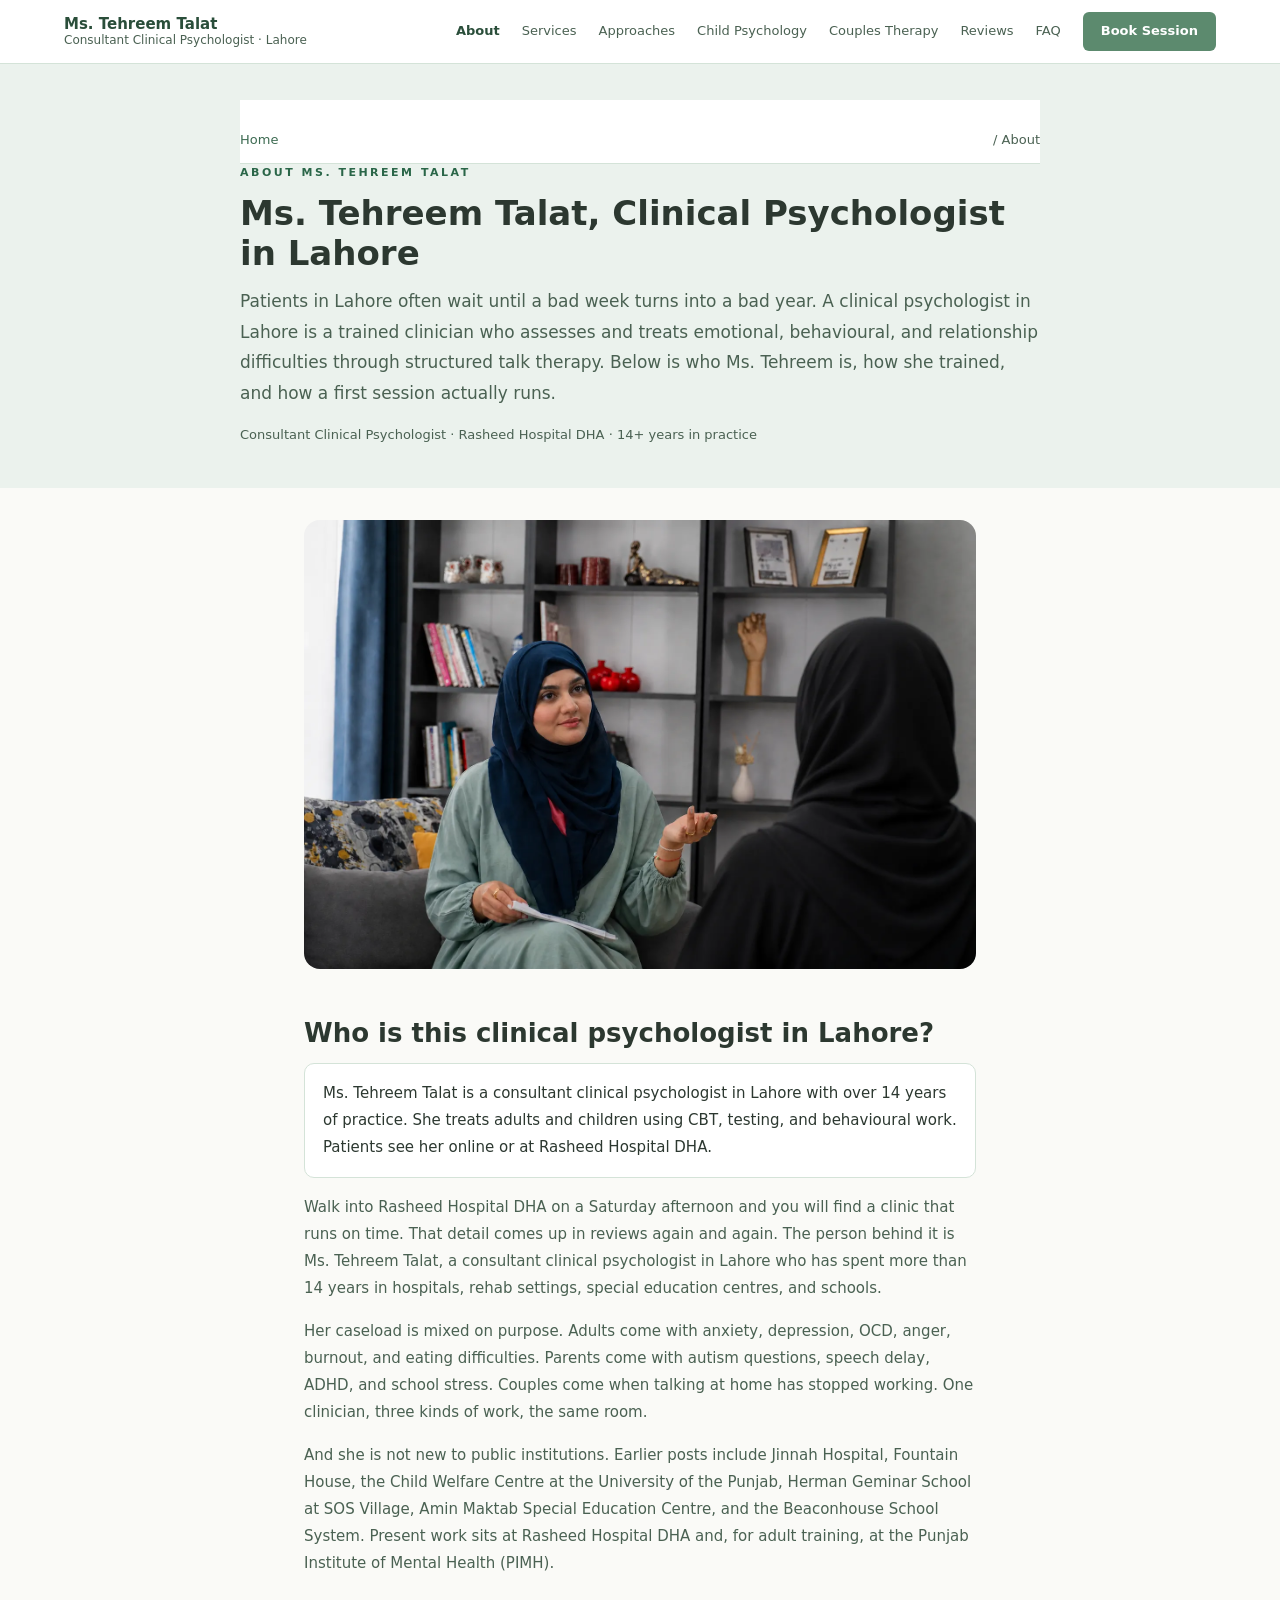
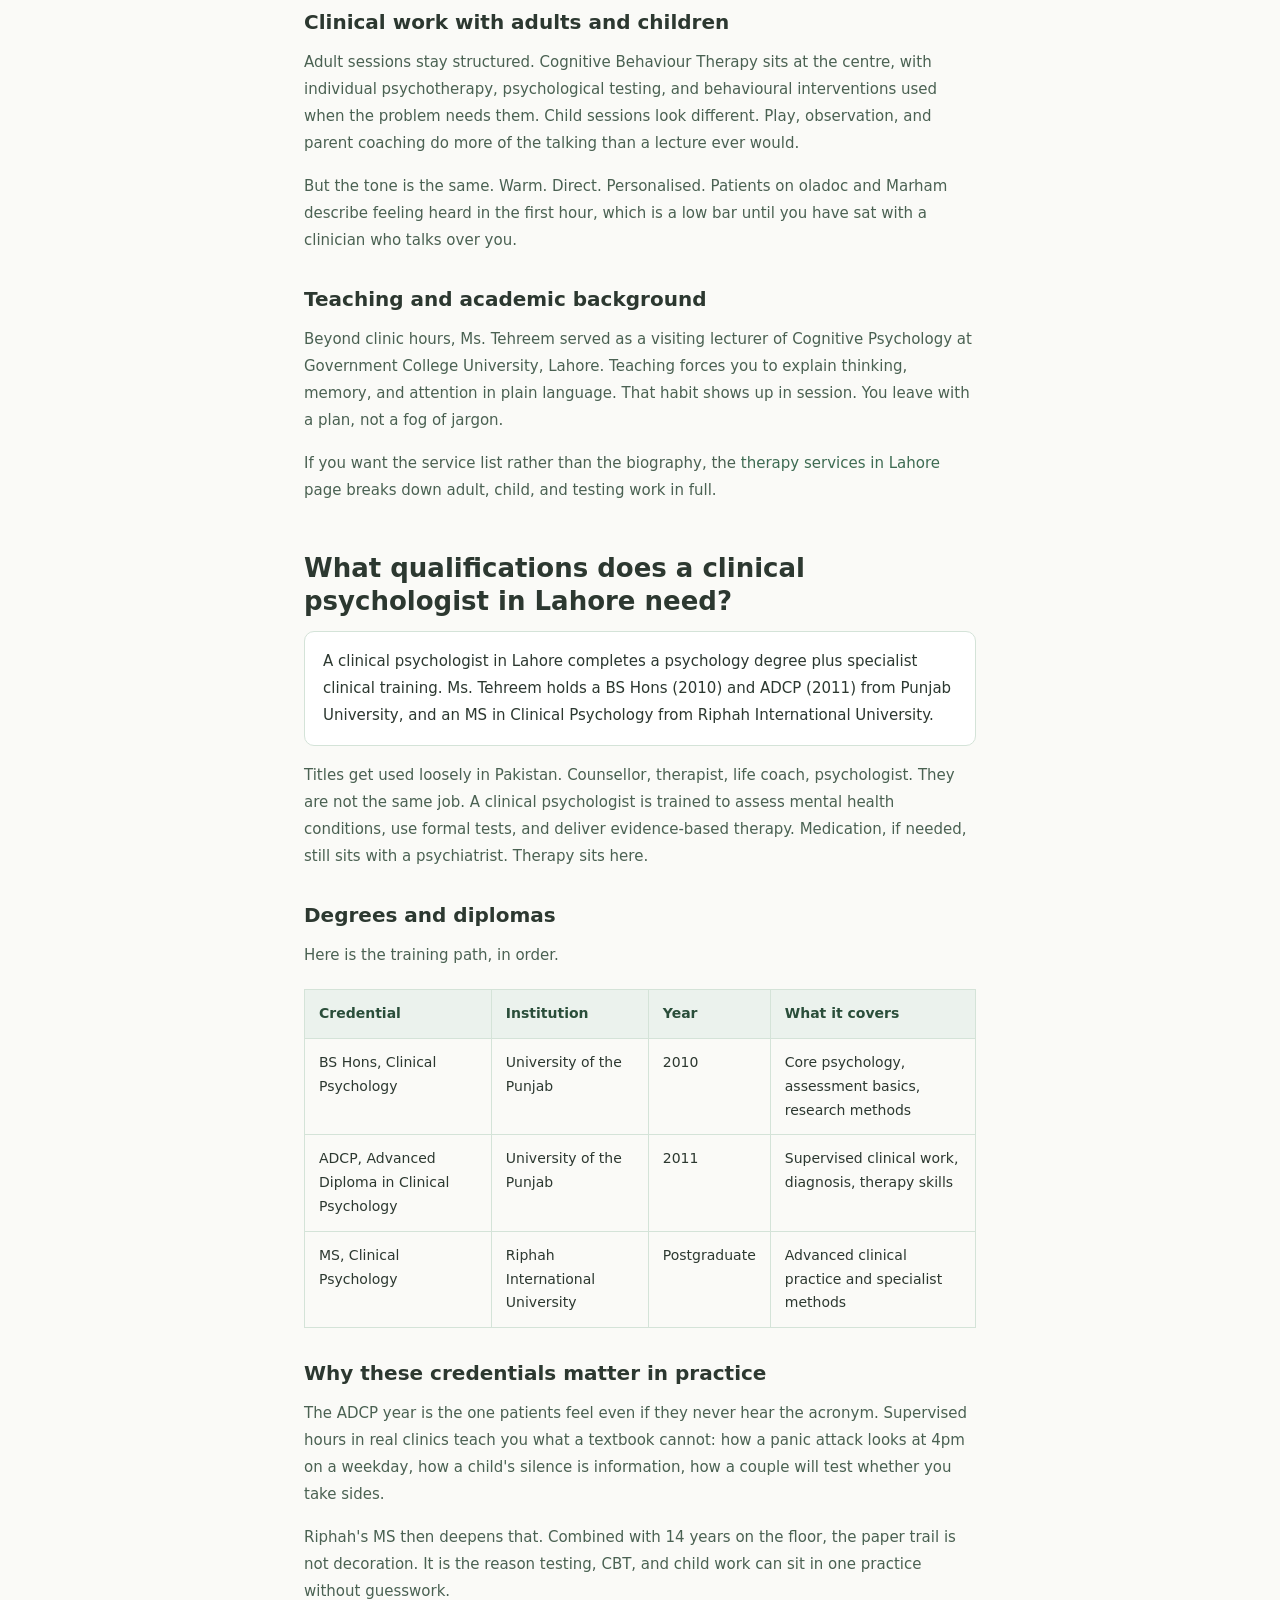
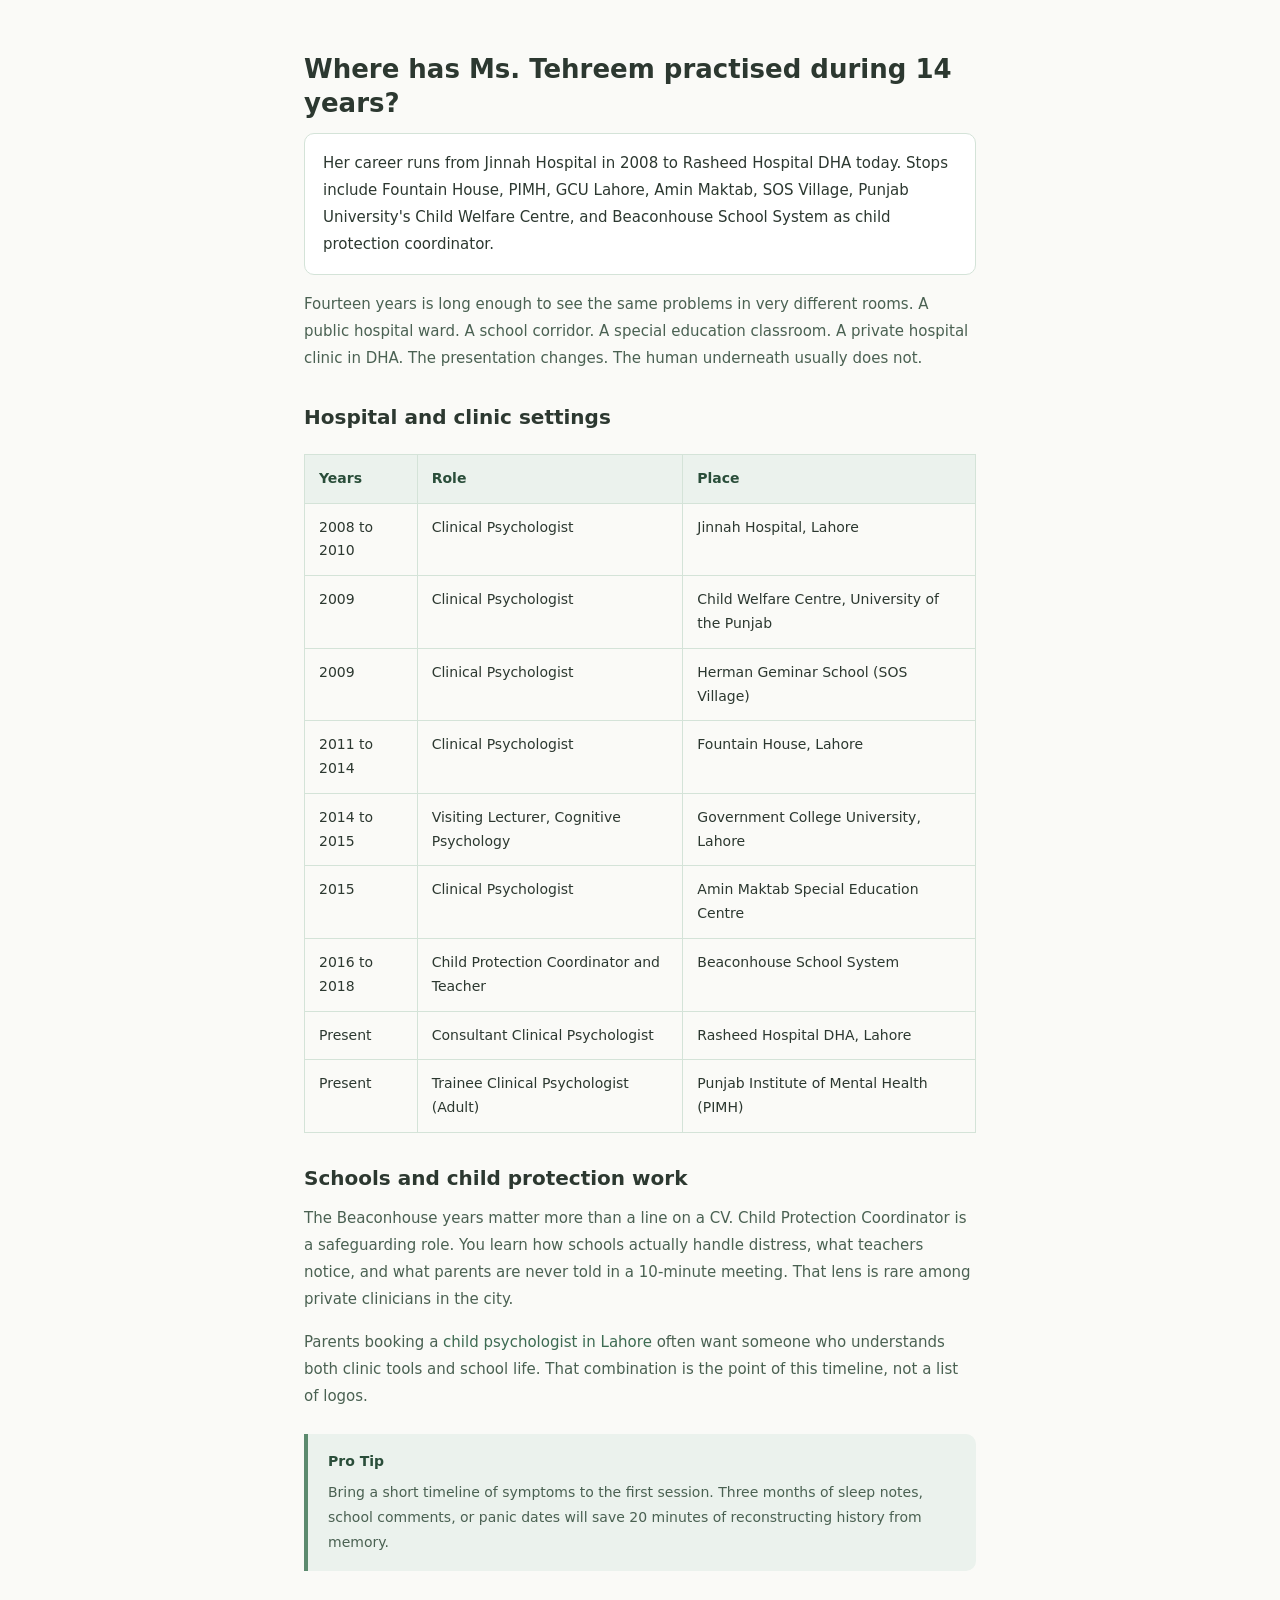
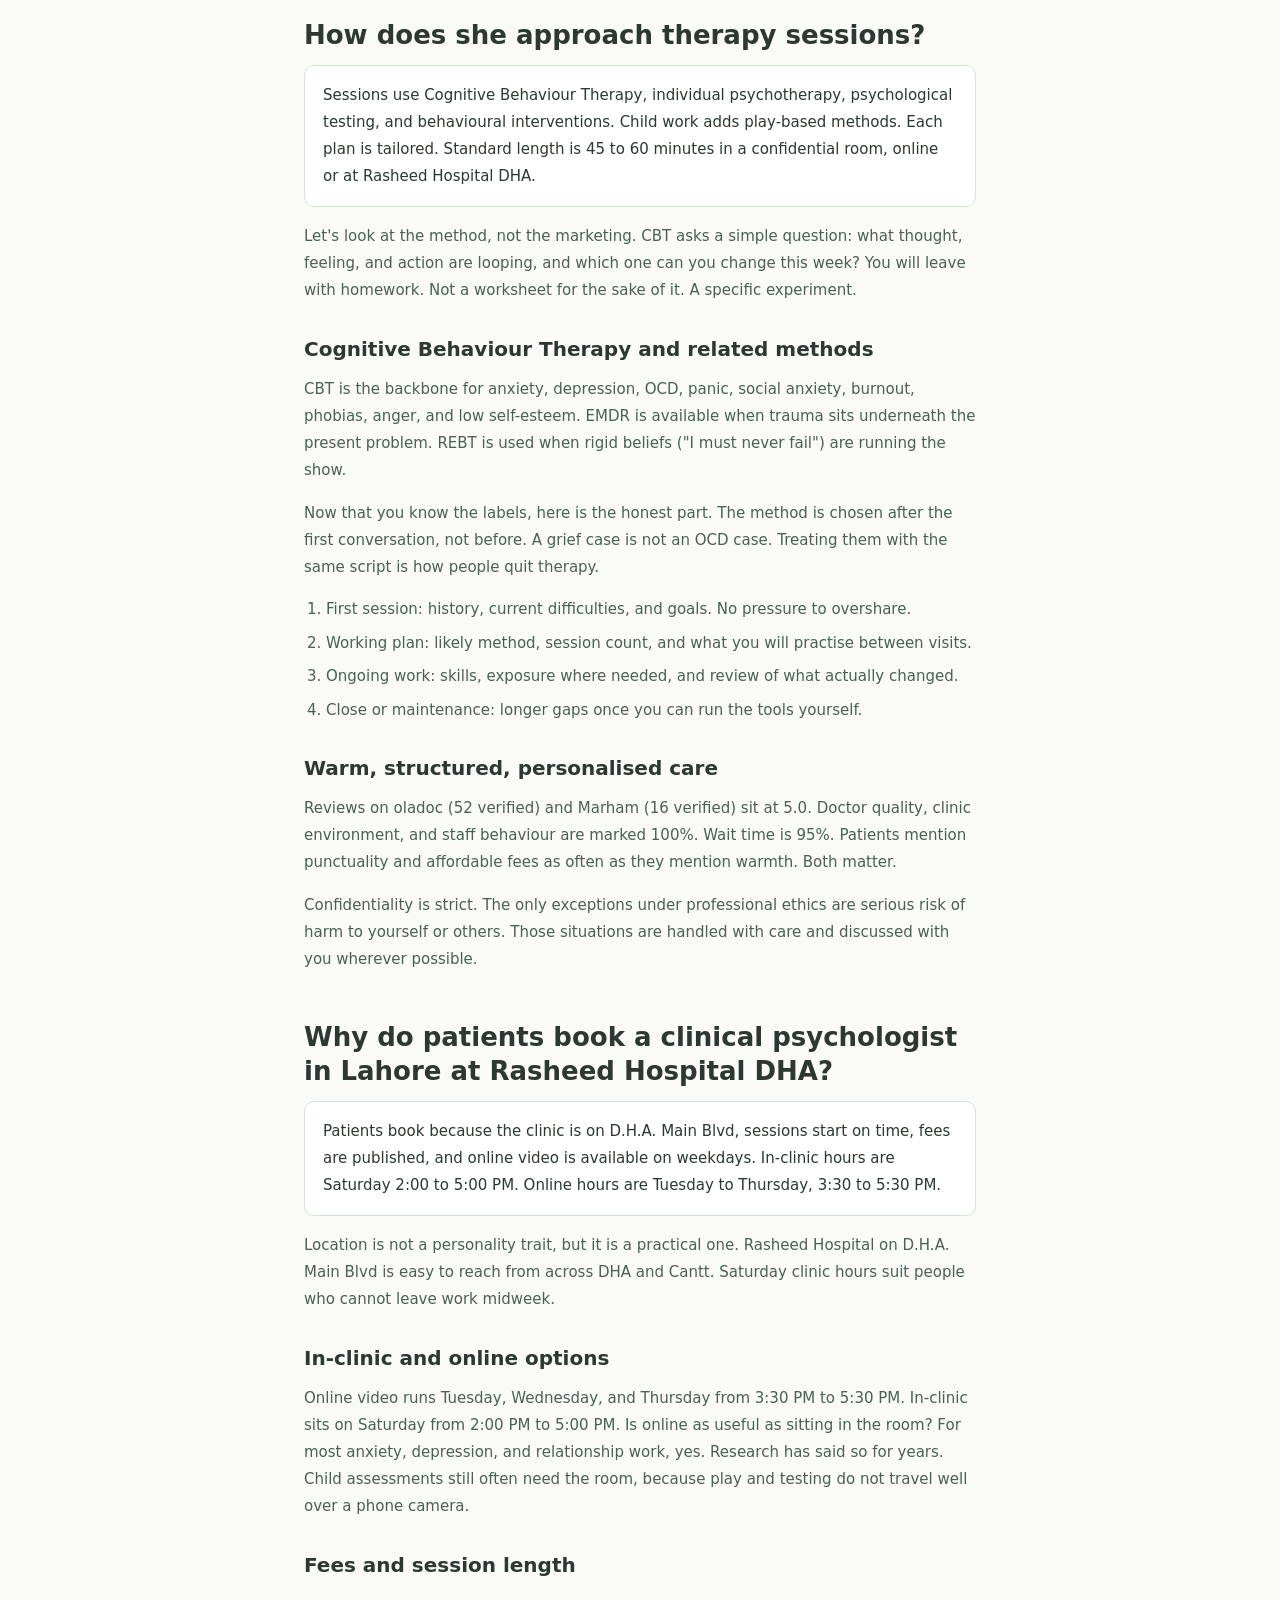
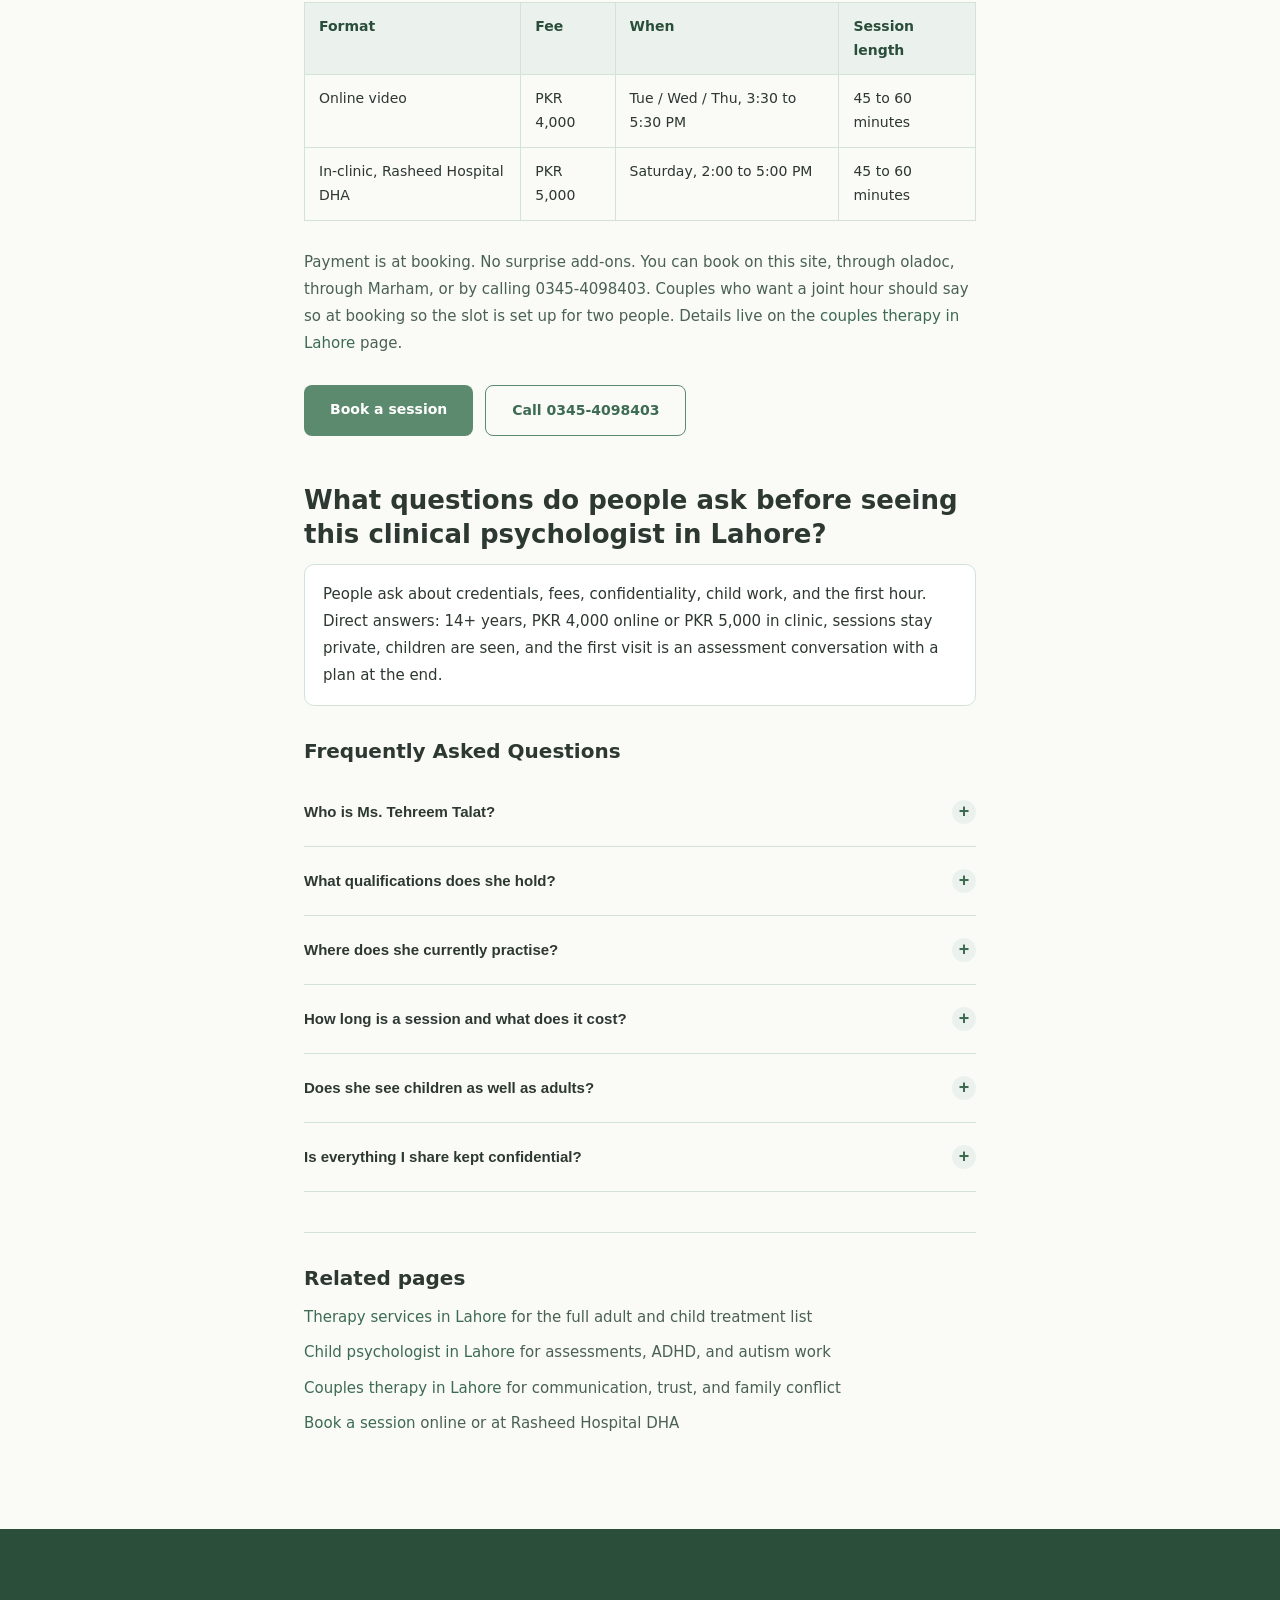
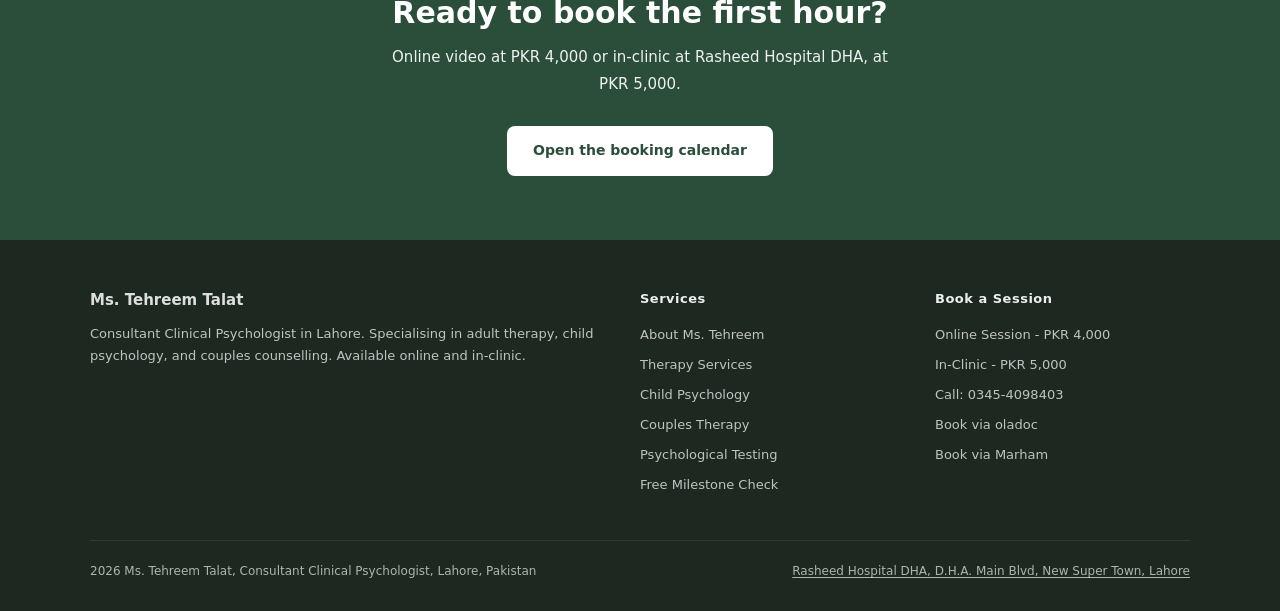
<file: about/index.html>
<!DOCTYPE html>
<html lang="en">
<head>
<meta charset="UTF-8">
<meta name="viewport" content="width=device-width,initial-scale=1.0">
<title>Clinical Psychologist in Lahore | Tehreem Talat</title>
<meta name="description" content="Meet Ms. Tehreem Talat, a consultant clinical psychologist in Lahore with 14+ years of experience. See credentials and book a session.">
<link rel="canonical" href="https://tehreemtalat.com/about/">
<meta name="robots" content="index, follow">
<meta property="og:title" content="Clinical Psychologist in Lahore | Tehreem Talat">
<meta property="og:description" content="Consultant clinical psychologist in Lahore with 14+ years across hospitals, schools, and private practice. Book online or in-clinic.">
<meta property="og:type" content="article">
<meta property="og:url" content="https://tehreemtalat.com/about/">
<meta property="og:locale" content="en_PK">
<meta property="og:image" content="https://tehreemtalat.com/images/hero-session.webp">
<meta name="twitter:card" content="summary_large_image">
<meta name="twitter:title" content="Clinical Psychologist in Lahore | Tehreem Talat">
<meta name="twitter:description" content="Consultant clinical psychologist in Lahore with 14+ years of experience. Book online or at Rasheed Hospital DHA.">
<link rel="icon" type="image/x-icon" href="/favicon.ico">
<link rel="apple-touch-icon" href="/apple-touch-icon.png">
<link rel="stylesheet" href="/css/site.css">
<script type="application/ld+json">
{
  "@context": "https://schema.org",
  "@graph": [
    {
      "@type": "Article",
      "headline": "Clinical Psychologist in Lahore: Ms. Tehreem Talat",
      "description": "Profile of Ms. Tehreem Talat, consultant clinical psychologist in Lahore, covering qualifications, career, therapy approach, and how to book.",
      "image": ["https://tehreemtalat.com/images/hero-session.webp"],
      "datePublished": "2026-09-28",
      "dateModified": "2026-09-28",
      "author": {
        "@type": "Person",
        "name": "Ms. Tehreem Talat",
        "url": "https://tehreemtalat.com/about/",
        "jobTitle": "Consultant Clinical Psychologist"
      },
      "publisher": {
        "@type": "MedicalBusiness",
        "name": "Ms. Tehreem Talat - Consultant Clinical Psychologist",
        "url": "https://tehreemtalat.com/"
      },
      "mainEntityOfPage": "https://tehreemtalat.com/about/"
    },
    {
      "@type": "Person",
      "@id": "https://tehreemtalat.com/about/#person",
      "name": "Ms. Tehreem Talat",
      "jobTitle": "Consultant Clinical Psychologist",
      "url": "https://tehreemtalat.com/about/",
      "telephone": "+92-345-4098403",
      "alumniOf": [
        {"@type": "CollegeOrUniversity", "name": "Riphah International University"},
        {"@type": "CollegeOrUniversity", "name": "University of the Punjab"}
      ],
      "worksFor": {
        "@type": "Hospital",
        "name": "Rasheed Hospital DHA",
        "address": {
          "@type": "PostalAddress",
          "streetAddress": "D.H.A. Main Blvd, New Super Town",
          "addressLocality": "Lahore",
          "addressRegion": "Punjab",
          "addressCountry": "PK"
        }
      },
      "sameAs": [
        "https://www.oladoc.com/pakistan/lahore/psychologist/ms-tehreem-talat",
        "https://www.marham.pk/doctors/lahore/psychologist/ms-tehreem-talat"
      ]
    },
    {
      "@type": "BreadcrumbList",
      "itemListElement": [
        {"@type": "ListItem", "position": 1, "name": "Home", "item": "https://tehreemtalat.com/"},
        {"@type": "ListItem", "position": 2, "name": "About", "item": "https://tehreemtalat.com/about/"}
      ]
    },
    {
      "@type": "FAQPage",
      "mainEntity": [
        {
          "@type": "Question",
          "name": "Who is Ms. Tehreem Talat?",
          "acceptedAnswer": {"@type": "Answer", "text": "Ms. Tehreem Talat is a consultant clinical psychologist in Lahore with over 14 years of experience. She sees adults, children, and couples online and at Rasheed Hospital DHA."}
        },
        {
          "@type": "Question",
          "name": "What qualifications does she hold?",
          "acceptedAnswer": {"@type": "Answer", "text": "She holds an MS in Clinical Psychology from Riphah International University, an Advanced Diploma in Clinical Psychology from Punjab University (2011), and a BS Hons in Clinical Psychology from Punjab University (2010)."}
        },
        {
          "@type": "Question",
          "name": "Where does she currently practise?",
          "acceptedAnswer": {"@type": "Answer", "text": "She practises as a consultant clinical psychologist at Rasheed Hospital DHA, Lahore, and also works as a trainee clinical psychologist (adult) at the Punjab Institute of Mental Health."}
        },
        {
          "@type": "Question",
          "name": "How long is a session and what does it cost?",
          "acceptedAnswer": {"@type": "Answer", "text": "A standard session lasts 45 to 60 minutes. Online video sessions cost PKR 4,000. In-clinic sessions at Rasheed Hospital DHA cost PKR 5,000. There are no hidden charges."}
        },
        {
          "@type": "Question",
          "name": "Does she see children as well as adults?",
          "acceptedAnswer": {"@type": "Answer", "text": "Yes. She works with adults, children from toddler age through late adolescence, and couples. Child work includes assessment, play-based therapy, and parent guidance."}
        },
        {
          "@type": "Question",
          "name": "Is everything I share kept confidential?",
          "acceptedAnswer": {"@type": "Answer", "text": "Yes. Sessions are strictly confidential under professional ethical guidelines. The only exceptions involve serious risk of harm to yourself or others, and those are handled with care."}
        }
      ]
    }
  ]
}
</script>
</head>
<body>

<nav aria-label="Main navigation">
  <a href="/" class="logo-link" aria-label="Ms. Tehreem Talat - Go to homepage">
    <div class="logo">Ms. Tehreem Talat <span>Consultant Clinical Psychologist · Lahore</span></div>
  </a>
  <div class="nav-links">
    <a href="/about/" aria-current="page">About</a>
    <a href="/services/">Services</a>
    <a href="/#approaches">Approaches</a>
    <a href="/child-psychology/">Child Psychology</a>
    <a href="/couples-therapy/">Couples Therapy</a>
    <a href="/#reviews">Reviews</a>
    <a href="/#faq">FAQ</a>
    <a href="/#booking" class="nav-book">Book Session</a>
  </div>
  <button class="hamburger" id="hamburger" aria-label="Toggle navigation menu" aria-expanded="false" onclick="toggleMenu()">
    <span></span><span></span><span></span>
  </button>
</nav>

<div class="mobile-nav" id="mobileNav" role="navigation" aria-label="Mobile navigation">
  <a href="/about/" aria-current="page" onclick="closeMenu()">About</a>
  <a href="/services/" onclick="closeMenu()">Services</a>
  <a href="/#approaches" onclick="closeMenu()">Approaches</a>
  <a href="/child-psychology/" onclick="closeMenu()">Child Psychology</a>
  <a href="/couples-therapy/" onclick="closeMenu()">Couples Therapy</a>
  <a href="/#reviews" onclick="closeMenu()">Reviews</a>
  <a href="/#faq" onclick="closeMenu()">FAQ</a>
  <a href="/#booking" onclick="closeMenu()">Book Session</a>
</div>

<main>
<header class="page-hero sage">
  <div class="page-hero-inner">
    <nav class="breadcrumb" aria-label="Breadcrumb">
      <a href="/">Home</a> / About
    </nav>
    <div class="label label-sage">About Ms. Tehreem Talat</div>
    <h1>Ms. Tehreem Talat, Clinical Psychologist in Lahore</h1>
    <p class="lead">Patients in Lahore often wait until a bad week turns into a bad year. A clinical psychologist in Lahore is a trained clinician who assesses and treats emotional, behavioural, and relationship difficulties through structured talk therapy. Below is who Ms. Tehreem is, how she trained, and how a first session actually runs.</p>
    <p class="page-meta">Consultant Clinical Psychologist · Rasheed Hospital DHA · 14+ years in practice</p>
  </div>
</header>

<article class="article">
  <img src="/images/hero-session.webp" alt="Ms. Tehreem Talat, clinical psychologist in Lahore, in a therapy session at her clinic" width="800" height="500">

  <h2>Who is this clinical psychologist in Lahore?</h2>
  <p class="extractive">Ms. Tehreem Talat is a consultant clinical psychologist in Lahore with over 14 years of practice. She treats adults and children using CBT, testing, and behavioural work. Patients see her online or at Rasheed Hospital DHA.</p>

  <p>Walk into Rasheed Hospital DHA on a Saturday afternoon and you will find a clinic that runs on time. That detail comes up in reviews again and again. The person behind it is Ms. Tehreem Talat, a consultant clinical psychologist in Lahore who has spent more than 14 years in hospitals, rehab settings, special education centres, and schools.</p>

  <p>Her caseload is mixed on purpose. Adults come with anxiety, depression, OCD, anger, burnout, and eating difficulties. Parents come with autism questions, speech delay, ADHD, and school stress. Couples come when talking at home has stopped working. One clinician, three kinds of work, the same room.</p>

  <p>And she is not new to public institutions. Earlier posts include Jinnah Hospital, Fountain House, the Child Welfare Centre at the University of the Punjab, Herman Geminar School at SOS Village, Amin Maktab Special Education Centre, and the Beaconhouse School System. Present work sits at Rasheed Hospital DHA and, for adult training, at the Punjab Institute of Mental Health (PIMH).</p>

  <h3>Clinical work with adults and children</h3>
  <p>Adult sessions stay structured. Cognitive Behaviour Therapy sits at the centre, with individual psychotherapy, psychological testing, and behavioural interventions used when the problem needs them. Child sessions look different. Play, observation, and parent coaching do more of the talking than a lecture ever would.</p>

  <p>But the tone is the same. Warm. Direct. Personalised. Patients on oladoc and Marham describe feeling heard in the first hour, which is a low bar until you have sat with a clinician who talks over you.</p>

  <h3>Teaching and academic background</h3>
  <p>Beyond clinic hours, Ms. Tehreem served as a visiting lecturer of Cognitive Psychology at Government College University, Lahore. Teaching forces you to explain thinking, memory, and attention in plain language. That habit shows up in session. You leave with a plan, not a fog of jargon.</p>

  <p>If you want the service list rather than the biography, the <a href="/services/">therapy services in Lahore</a> page breaks down adult, child, and testing work in full.</p>

  <h2>What qualifications does a clinical psychologist in Lahore need?</h2>
  <p class="extractive">A clinical psychologist in Lahore completes a psychology degree plus specialist clinical training. Ms. Tehreem holds a BS Hons (2010) and ADCP (2011) from Punjab University, and an MS in Clinical Psychology from Riphah International University.</p>

  <p>Titles get used loosely in Pakistan. Counsellor, therapist, life coach, psychologist. They are not the same job. A clinical psychologist is trained to assess mental health conditions, use formal tests, and deliver evidence-based therapy. Medication, if needed, still sits with a psychiatrist. Therapy sits here.</p>

  <h3>Degrees and diplomas</h3>
  <p>Here is the training path, in order.</p>
  <div class="table-wrap">
    <table>
      <thead>
        <tr>
          <th>Credential</th>
          <th>Institution</th>
          <th>Year</th>
          <th>What it covers</th>
        </tr>
      </thead>
      <tbody>
        <tr>
          <td>BS Hons, Clinical Psychology</td>
          <td>University of the Punjab</td>
          <td>2010</td>
          <td>Core psychology, assessment basics, research methods</td>
        </tr>
        <tr>
          <td>ADCP, Advanced Diploma in Clinical Psychology</td>
          <td>University of the Punjab</td>
          <td>2011</td>
          <td>Supervised clinical work, diagnosis, therapy skills</td>
        </tr>
        <tr>
          <td>MS, Clinical Psychology</td>
          <td>Riphah International University</td>
          <td>Postgraduate</td>
          <td>Advanced clinical practice and specialist methods</td>
        </tr>
      </tbody>
    </table>
  </div>

  <h3>Why these credentials matter in practice</h3>
  <p>The ADCP year is the one patients feel even if they never hear the acronym. Supervised hours in real clinics teach you what a textbook cannot: how a panic attack looks at 4pm on a weekday, how a child's silence is information, how a couple will test whether you take sides.</p>

  <p>Riphah's MS then deepens that. Combined with 14 years on the floor, the paper trail is not decoration. It is the reason testing, CBT, and child work can sit in one practice without guesswork.</p>

  <h2>Where has Ms. Tehreem practised during 14 years?</h2>
  <p class="extractive">Her career runs from Jinnah Hospital in 2008 to Rasheed Hospital DHA today. Stops include Fountain House, PIMH, GCU Lahore, Amin Maktab, SOS Village, Punjab University's Child Welfare Centre, and Beaconhouse School System as child protection coordinator.</p>

  <p>Fourteen years is long enough to see the same problems in very different rooms. A public hospital ward. A school corridor. A special education classroom. A private hospital clinic in DHA. The presentation changes. The human underneath usually does not.</p>

  <h3>Hospital and clinic settings</h3>
  <div class="table-wrap">
    <table>
      <thead>
        <tr>
          <th>Years</th>
          <th>Role</th>
          <th>Place</th>
        </tr>
      </thead>
      <tbody>
        <tr>
          <td>2008 to 2010</td>
          <td>Clinical Psychologist</td>
          <td>Jinnah Hospital, Lahore</td>
        </tr>
        <tr>
          <td>2009</td>
          <td>Clinical Psychologist</td>
          <td>Child Welfare Centre, University of the Punjab</td>
        </tr>
        <tr>
          <td>2009</td>
          <td>Clinical Psychologist</td>
          <td>Herman Geminar School (SOS Village)</td>
        </tr>
        <tr>
          <td>2011 to 2014</td>
          <td>Clinical Psychologist</td>
          <td>Fountain House, Lahore</td>
        </tr>
        <tr>
          <td>2014 to 2015</td>
          <td>Visiting Lecturer, Cognitive Psychology</td>
          <td>Government College University, Lahore</td>
        </tr>
        <tr>
          <td>2015</td>
          <td>Clinical Psychologist</td>
          <td>Amin Maktab Special Education Centre</td>
        </tr>
        <tr>
          <td>2016 to 2018</td>
          <td>Child Protection Coordinator and Teacher</td>
          <td>Beaconhouse School System</td>
        </tr>
        <tr>
          <td>Present</td>
          <td>Consultant Clinical Psychologist</td>
          <td>Rasheed Hospital DHA, Lahore</td>
        </tr>
        <tr>
          <td>Present</td>
          <td>Trainee Clinical Psychologist (Adult)</td>
          <td>Punjab Institute of Mental Health (PIMH)</td>
        </tr>
      </tbody>
    </table>
  </div>

  <h3>Schools and child protection work</h3>
  <p>The Beaconhouse years matter more than a line on a CV. Child Protection Coordinator is a safeguarding role. You learn how schools actually handle distress, what teachers notice, and what parents are never told in a 10-minute meeting. That lens is rare among private clinicians in the city.</p>

  <p>Parents booking a <a href="/child-psychology/">child psychologist in Lahore</a> often want someone who understands both clinic tools and school life. That combination is the point of this timeline, not a list of logos.</p>

  <div class="tip-box">
    <strong>Pro Tip</strong>
    <p>Bring a short timeline of symptoms to the first session. Three months of sleep notes, school comments, or panic dates will save 20 minutes of reconstructing history from memory.</p>
  </div>

  <h2>How does she approach therapy sessions?</h2>
  <p class="extractive">Sessions use Cognitive Behaviour Therapy, individual psychotherapy, psychological testing, and behavioural interventions. Child work adds play-based methods. Each plan is tailored. Standard length is 45 to 60 minutes in a confidential room, online or at Rasheed Hospital DHA.</p>

  <p>Let's look at the method, not the marketing. CBT asks a simple question: what thought, feeling, and action are looping, and which one can you change this week? You will leave with homework. Not a worksheet for the sake of it. A specific experiment.</p>

  <h3>Cognitive Behaviour Therapy and related methods</h3>
  <p>CBT is the backbone for anxiety, depression, OCD, panic, social anxiety, burnout, phobias, anger, and low self-esteem. EMDR is available when trauma sits underneath the present problem. REBT is used when rigid beliefs ("I must never fail") are running the show.</p>

  <p>Now that you know the labels, here is the honest part. The method is chosen after the first conversation, not before. A grief case is not an OCD case. Treating them with the same script is how people quit therapy.</p>

  <ol>
    <li>First session: history, current difficulties, and goals. No pressure to overshare.</li>
    <li>Working plan: likely method, session count, and what you will practise between visits.</li>
    <li>Ongoing work: skills, exposure where needed, and review of what actually changed.</li>
    <li>Close or maintenance: longer gaps once you can run the tools yourself.</li>
  </ol>

  <h3>Warm, structured, personalised care</h3>
  <p>Reviews on oladoc (52 verified) and Marham (16 verified) sit at 5.0. Doctor quality, clinic environment, and staff behaviour are marked 100%. Wait time is 95%. Patients mention punctuality and affordable fees as often as they mention warmth. Both matter.</p>

  <p>Confidentiality is strict. The only exceptions under professional ethics are serious risk of harm to yourself or others. Those situations are handled with care and discussed with you wherever possible.</p>

  <h2>Why do patients book a clinical psychologist in Lahore at Rasheed Hospital DHA?</h2>
  <p class="extractive">Patients book because the clinic is on D.H.A. Main Blvd, sessions start on time, fees are published, and online video is available on weekdays. In-clinic hours are Saturday 2:00 to 5:00 PM. Online hours are Tuesday to Thursday, 3:30 to 5:30 PM.</p>

  <p>Location is not a personality trait, but it is a practical one. Rasheed Hospital on D.H.A. Main Blvd is easy to reach from across DHA and Cantt. Saturday clinic hours suit people who cannot leave work midweek.</p>

  <h3>In-clinic and online options</h3>
  <p>Online video runs Tuesday, Wednesday, and Thursday from 3:30 PM to 5:30 PM. In-clinic sits on Saturday from 2:00 PM to 5:00 PM. Is online as useful as sitting in the room? For most anxiety, depression, and relationship work, yes. Research has said so for years. Child assessments still often need the room, because play and testing do not travel well over a phone camera.</p>

  <h3>Fees and session length</h3>
  <div class="table-wrap">
    <table>
      <thead>
        <tr>
          <th>Format</th>
          <th>Fee</th>
          <th>When</th>
          <th>Session length</th>
        </tr>
      </thead>
      <tbody>
        <tr>
          <td>Online video</td>
          <td>PKR 4,000</td>
          <td>Tue / Wed / Thu, 3:30 to 5:30 PM</td>
          <td>45 to 60 minutes</td>
        </tr>
        <tr>
          <td>In-clinic, Rasheed Hospital DHA</td>
          <td>PKR 5,000</td>
          <td>Saturday, 2:00 to 5:00 PM</td>
          <td>45 to 60 minutes</td>
        </tr>
      </tbody>
    </table>
  </div>

  <p>Payment is at booking. No surprise add-ons. You can book on this site, through oladoc, through Marham, or by calling 0345-4098403. Couples who want a joint hour should say so at booking so the slot is set up for two people. Details live on the <a href="/couples-therapy/">couples therapy in Lahore</a> page.</p>

  <div class="cta-row">
    <a href="/#booking" class="btn btn-primary">Book a session</a>
    <a href="tel:+923454098403" class="btn btn-outline">Call 0345-4098403</a>
  </div>

  <h2>What questions do people ask before seeing this clinical psychologist in Lahore?</h2>
  <p class="extractive">People ask about credentials, fees, confidentiality, child work, and the first hour. Direct answers: 14+ years, PKR 4,000 online or PKR 5,000 in clinic, sessions stay private, children are seen, and the first visit is an assessment conversation with a plan at the end.</p>

  <h3>Frequently Asked Questions</h3>

  <div class="faq-item">
    <h4><button class="faq-q" onclick="faq(this)" aria-expanded="false">Who is Ms. Tehreem Talat?<span class="faq-icon" aria-hidden="true">+</span></button></h4>
    <div class="faq-a">Ms. Tehreem Talat is a consultant clinical psychologist in Lahore with over 14 years of experience. She sees adults, children, and couples online and at Rasheed Hospital DHA.</div>
  </div>
  <div class="faq-item">
    <h4><button class="faq-q" onclick="faq(this)" aria-expanded="false">What qualifications does she hold?<span class="faq-icon" aria-hidden="true">+</span></button></h4>
    <div class="faq-a">She holds an MS in Clinical Psychology from Riphah International University, an Advanced Diploma in Clinical Psychology from Punjab University (2011), and a BS Hons in Clinical Psychology from Punjab University (2010).</div>
  </div>
  <div class="faq-item">
    <h4><button class="faq-q" onclick="faq(this)" aria-expanded="false">Where does she currently practise?<span class="faq-icon" aria-hidden="true">+</span></button></h4>
    <div class="faq-a">She practises as a consultant at Rasheed Hospital DHA, Lahore. She also works as a trainee clinical psychologist (adult) at the Punjab Institute of Mental Health.</div>
  </div>
  <div class="faq-item">
    <h4><button class="faq-q" onclick="faq(this)" aria-expanded="false">How long is a session and what does it cost?<span class="faq-icon" aria-hidden="true">+</span></button></h4>
    <div class="faq-a">A standard session lasts 45 to 60 minutes. Online video sessions cost PKR 4,000. In-clinic sessions at Rasheed Hospital DHA cost PKR 5,000. Fees are published with no hidden charges.</div>
  </div>
  <div class="faq-item">
    <h4><button class="faq-q" onclick="faq(this)" aria-expanded="false">Does she see children as well as adults?<span class="faq-icon" aria-hidden="true">+</span></button></h4>
    <div class="faq-a">Yes. She works with adults, children from toddler age through late adolescence, and couples. Child work includes assessment, play-based therapy, and parent guidance.</div>
  </div>
  <div class="faq-item">
    <h4><button class="faq-q" onclick="faq(this)" aria-expanded="false">Is everything I share kept confidential?<span class="faq-icon" aria-hidden="true">+</span></button></h4>
    <div class="faq-a">Yes. Sessions are strictly confidential under professional ethical guidelines. The only exceptions involve serious risk of harm to yourself or others, and those are handled with care.</div>
  </div>

  <div class="related">
    <h3>Related pages</h3>
    <ul>
      <li><a href="/services/">Therapy services in Lahore</a> for the full adult and child treatment list</li>
      <li><a href="/child-psychology/">Child psychologist in Lahore</a> for assessments, ADHD, and autism work</li>
      <li><a href="/couples-therapy/">Couples therapy in Lahore</a> for communication, trust, and family conflict</li>
      <li><a href="/#booking">Book a session</a> online or at Rasheed Hospital DHA</li>
    </ul>
  </div>
</article>
</main>

<section class="section-cta" aria-label="Book a session">
  <h2>Ready to book the first hour?</h2>
  <p>Online video at PKR 4,000 or in-clinic at Rasheed Hospital DHA, at PKR 5,000.</p>
  <a href="/#booking" class="btn btn-white">Open the booking calendar</a>
</section>

<footer>
  <div class="footer-grid">
    <div class="footer-brand">
      <div style="font-size:15px;font-weight:700;color:rgba(255,255,255,0.85)">Ms. Tehreem Talat</div>
      <p>Consultant Clinical Psychologist in Lahore. Specialising in adult therapy, child psychology, and couples counselling. Available online and in-clinic.</p>
    </div>
    <div class="footer-col">
      <h4>Services</h4>
      <a href="/about/">About Ms. Tehreem</a>
      <a href="/services/">Therapy Services</a>
      <a href="/child-psychology/">Child Psychology</a>
      <a href="/couples-therapy/">Couples Therapy</a>
      <a href="/services/">Psychological Testing</a>
      <a href="https://kidora.pro/?ref=tehreem" target="_blank" rel="noopener">Free Milestone Check</a>
    </div>
    <div class="footer-col">
      <h4>Book a Session</h4>
      <a href="/#booking">Online Session - PKR 4,000</a>
      <a href="/#booking">In-Clinic - PKR 5,000</a>
      <a href="tel:+923454098403">Call: 0345-4098403</a>
      <a href="https://www.oladoc.com/pakistan/lahore/psychologist/ms-tehreem-talat" target="_blank" rel="noopener">Book via oladoc</a>
      <a href="https://www.marham.pk/doctors/lahore/psychologist/ms-tehreem-talat" target="_blank" rel="noopener">Book via Marham</a>
    </div>
  </div>
  <div class="footer-bottom">
    <p>2026 Ms. Tehreem Talat, Consultant Clinical Psychologist, Lahore, Pakistan</p>
    <p><a href="https://maps.app.goo.gl/K78k2XKnkosjXUMSA" target="_blank" rel="noopener">Rasheed Hospital DHA, D.H.A. Main Blvd, New Super Town, Lahore</a></p>
  </div>
</footer>

<script src="/js/site.js"></script>
</body>
</html>
</file>
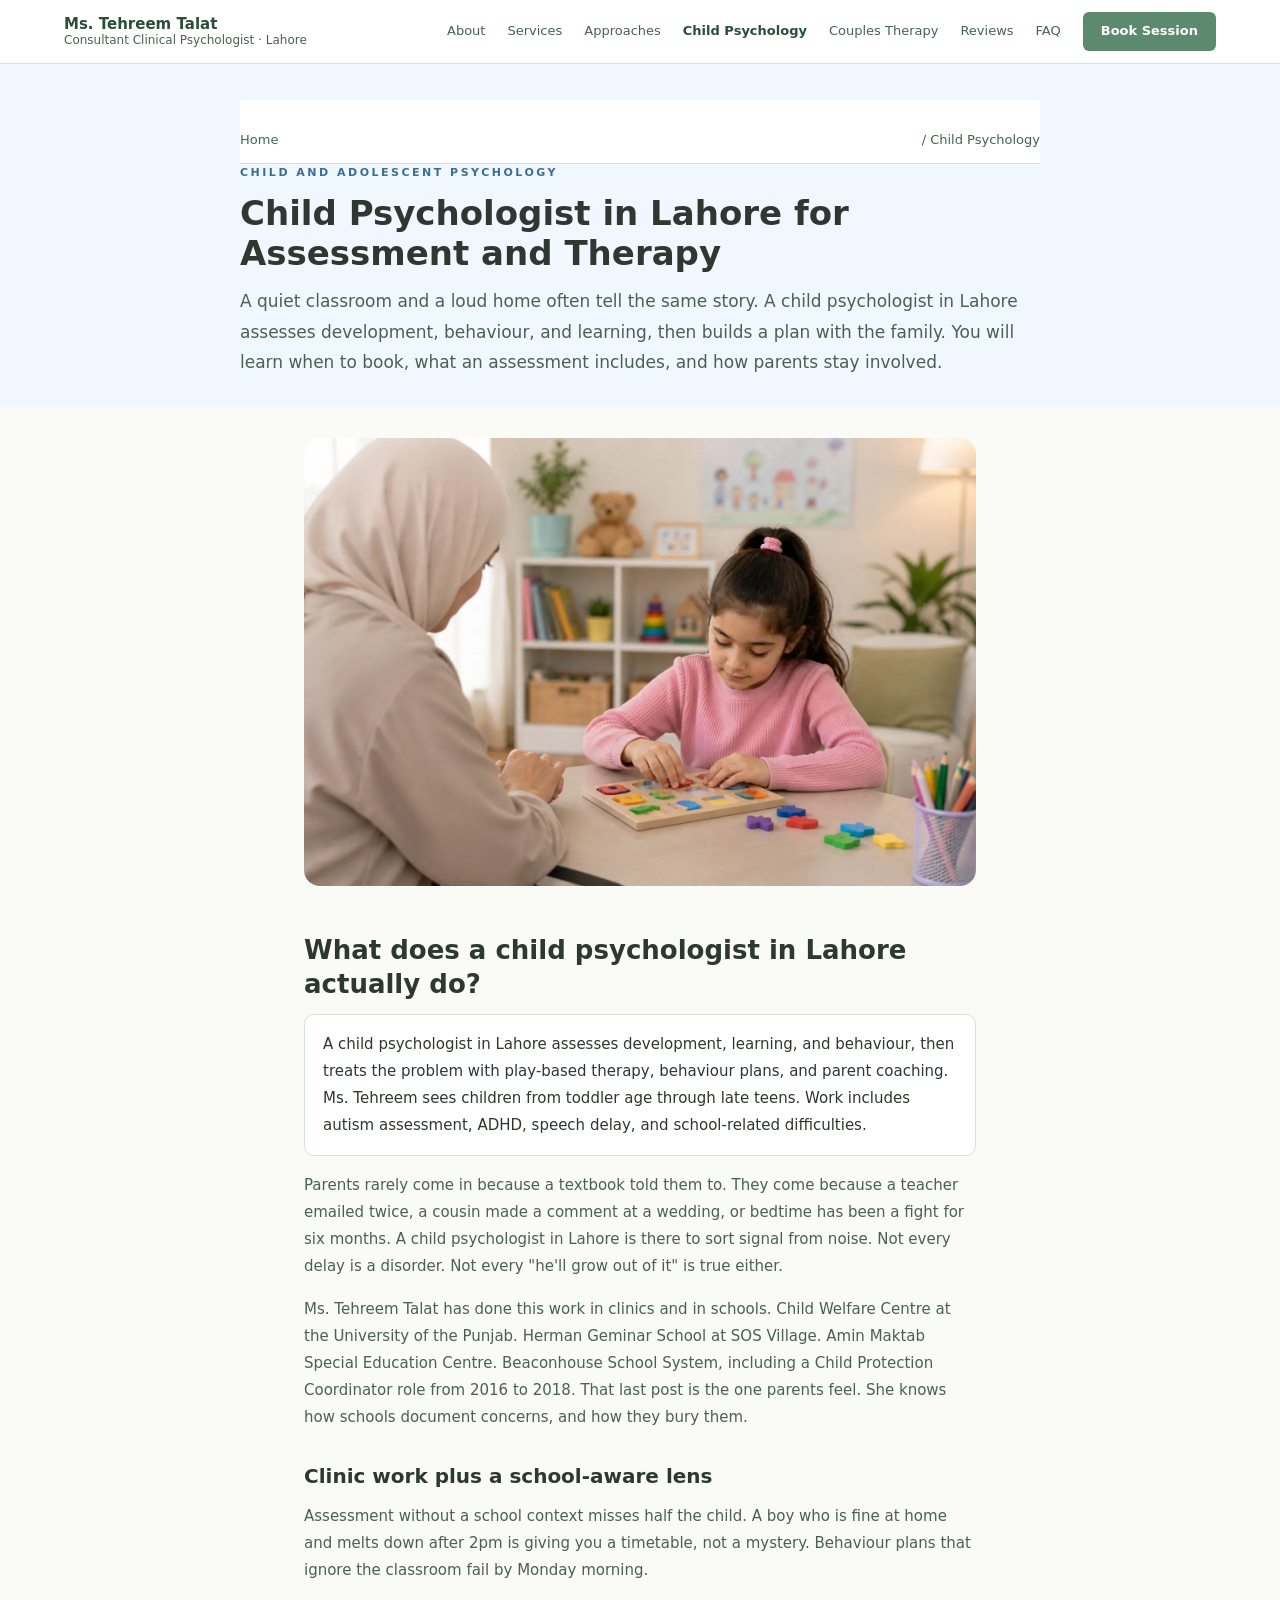
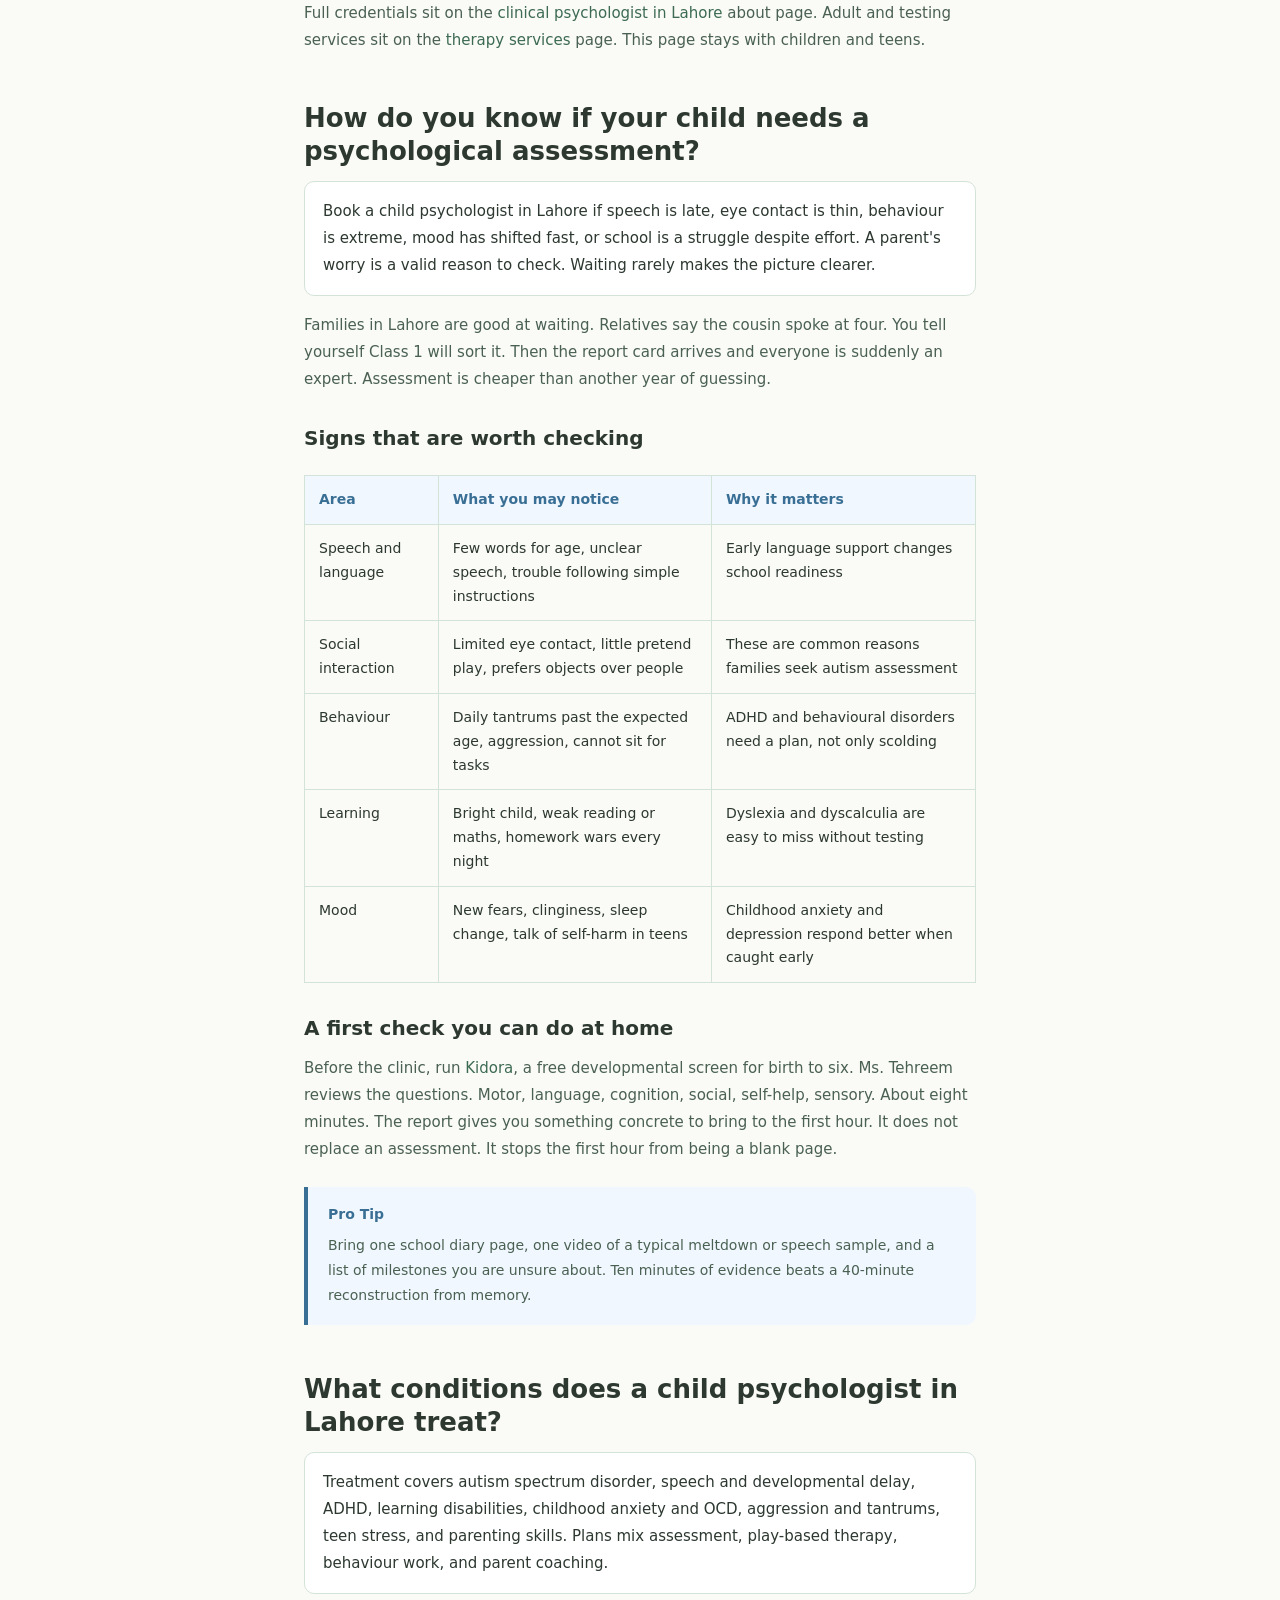
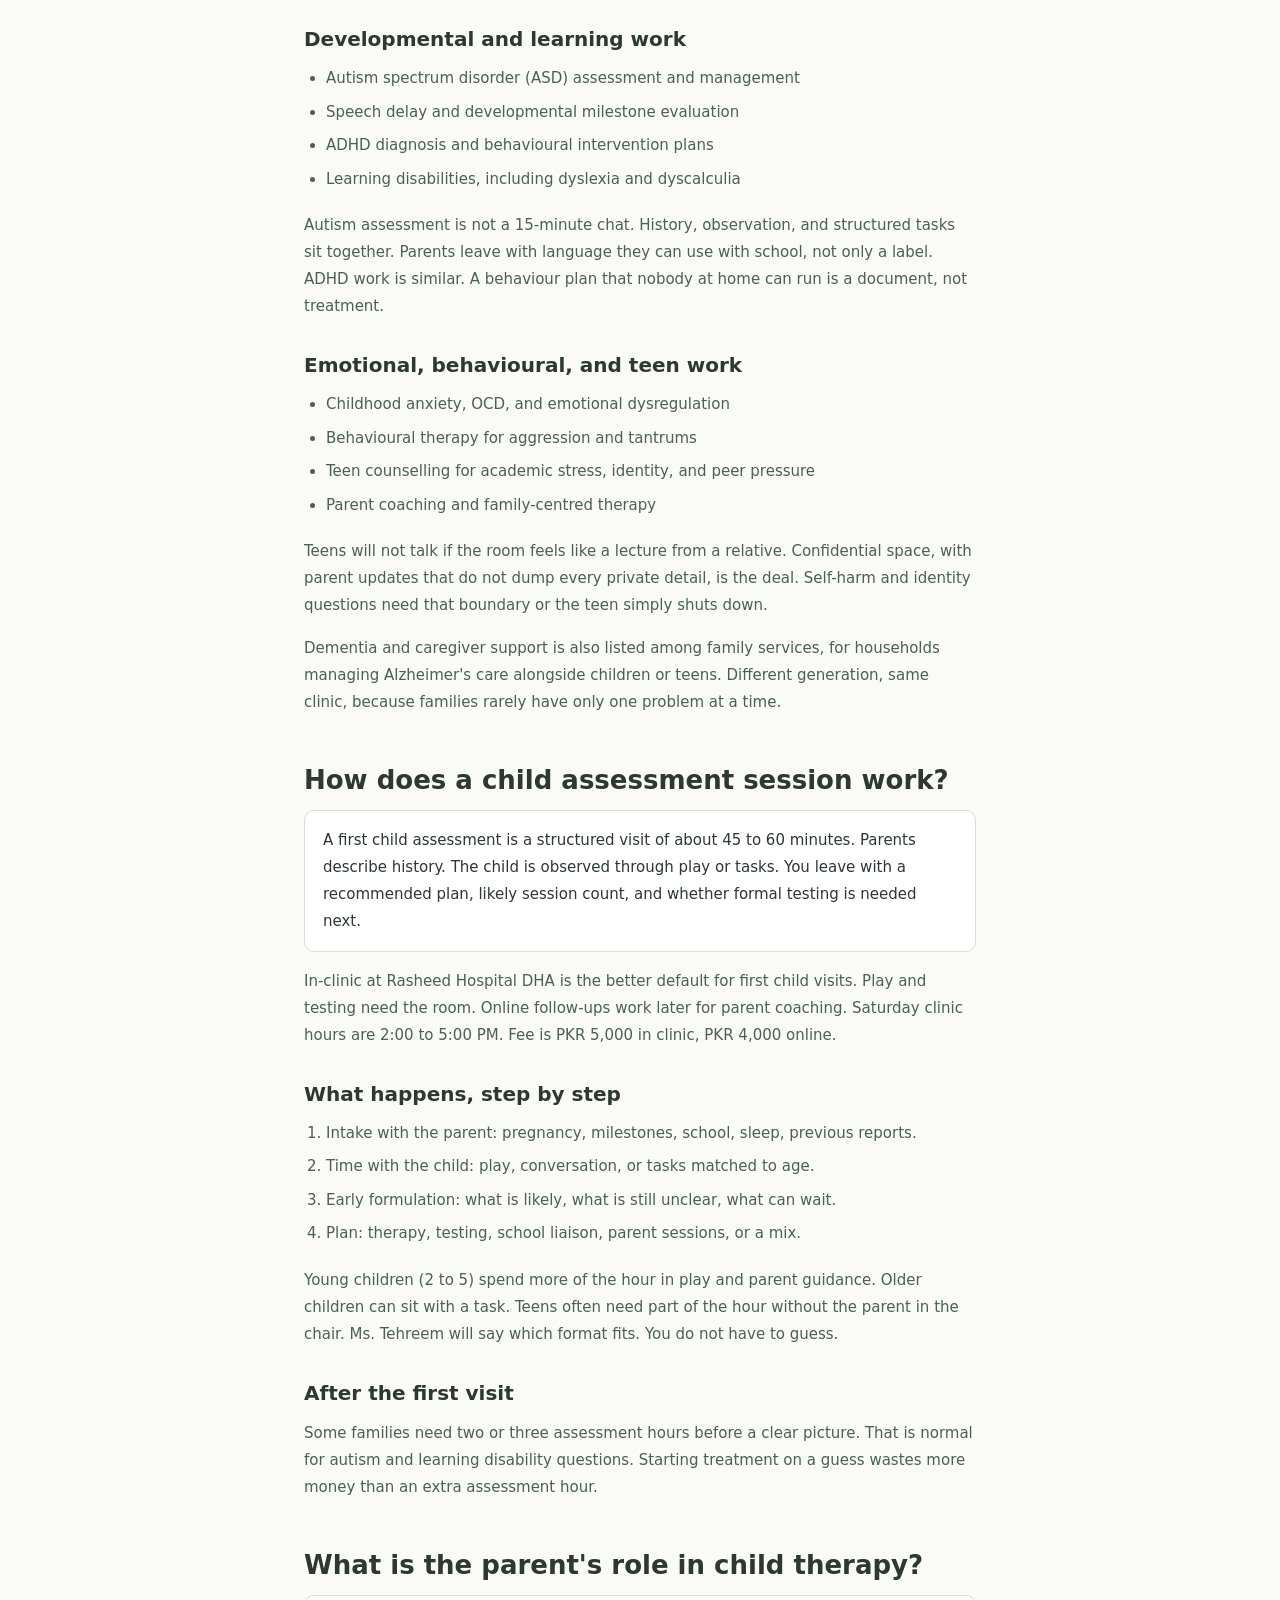
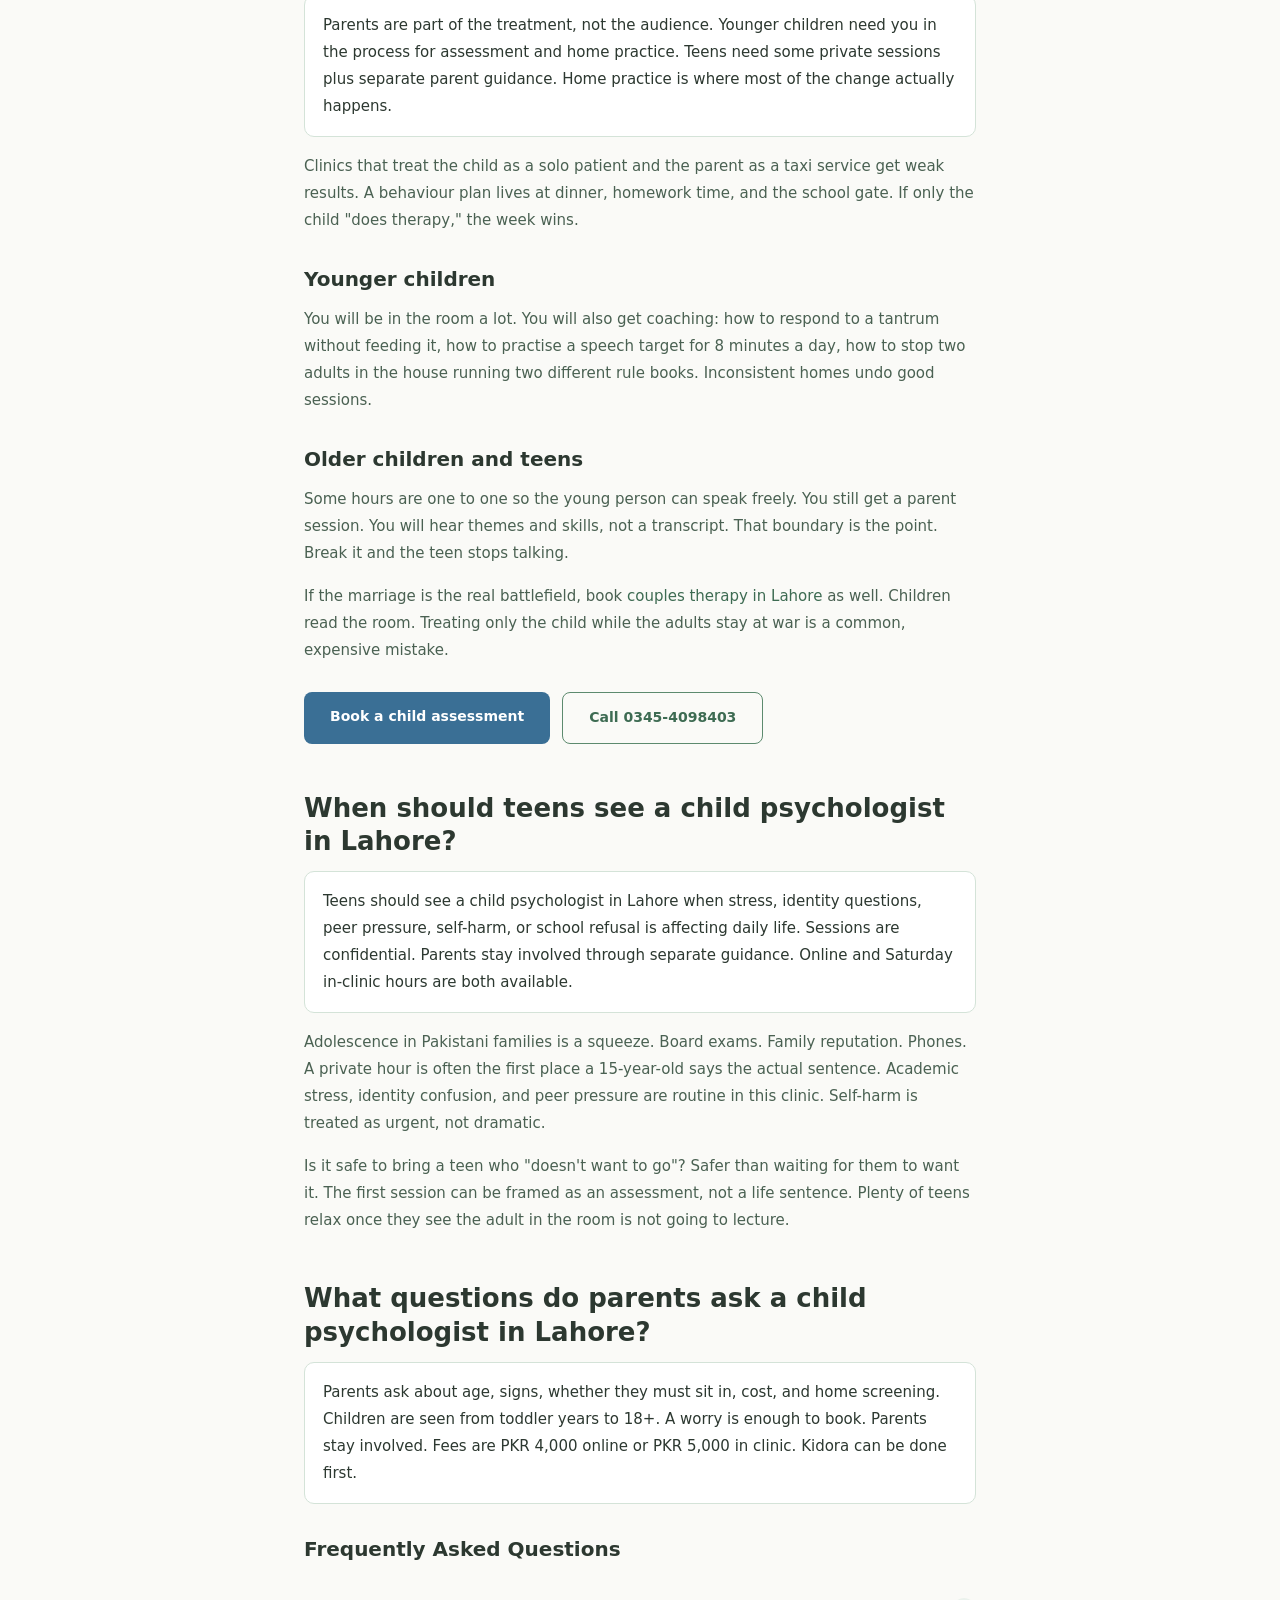
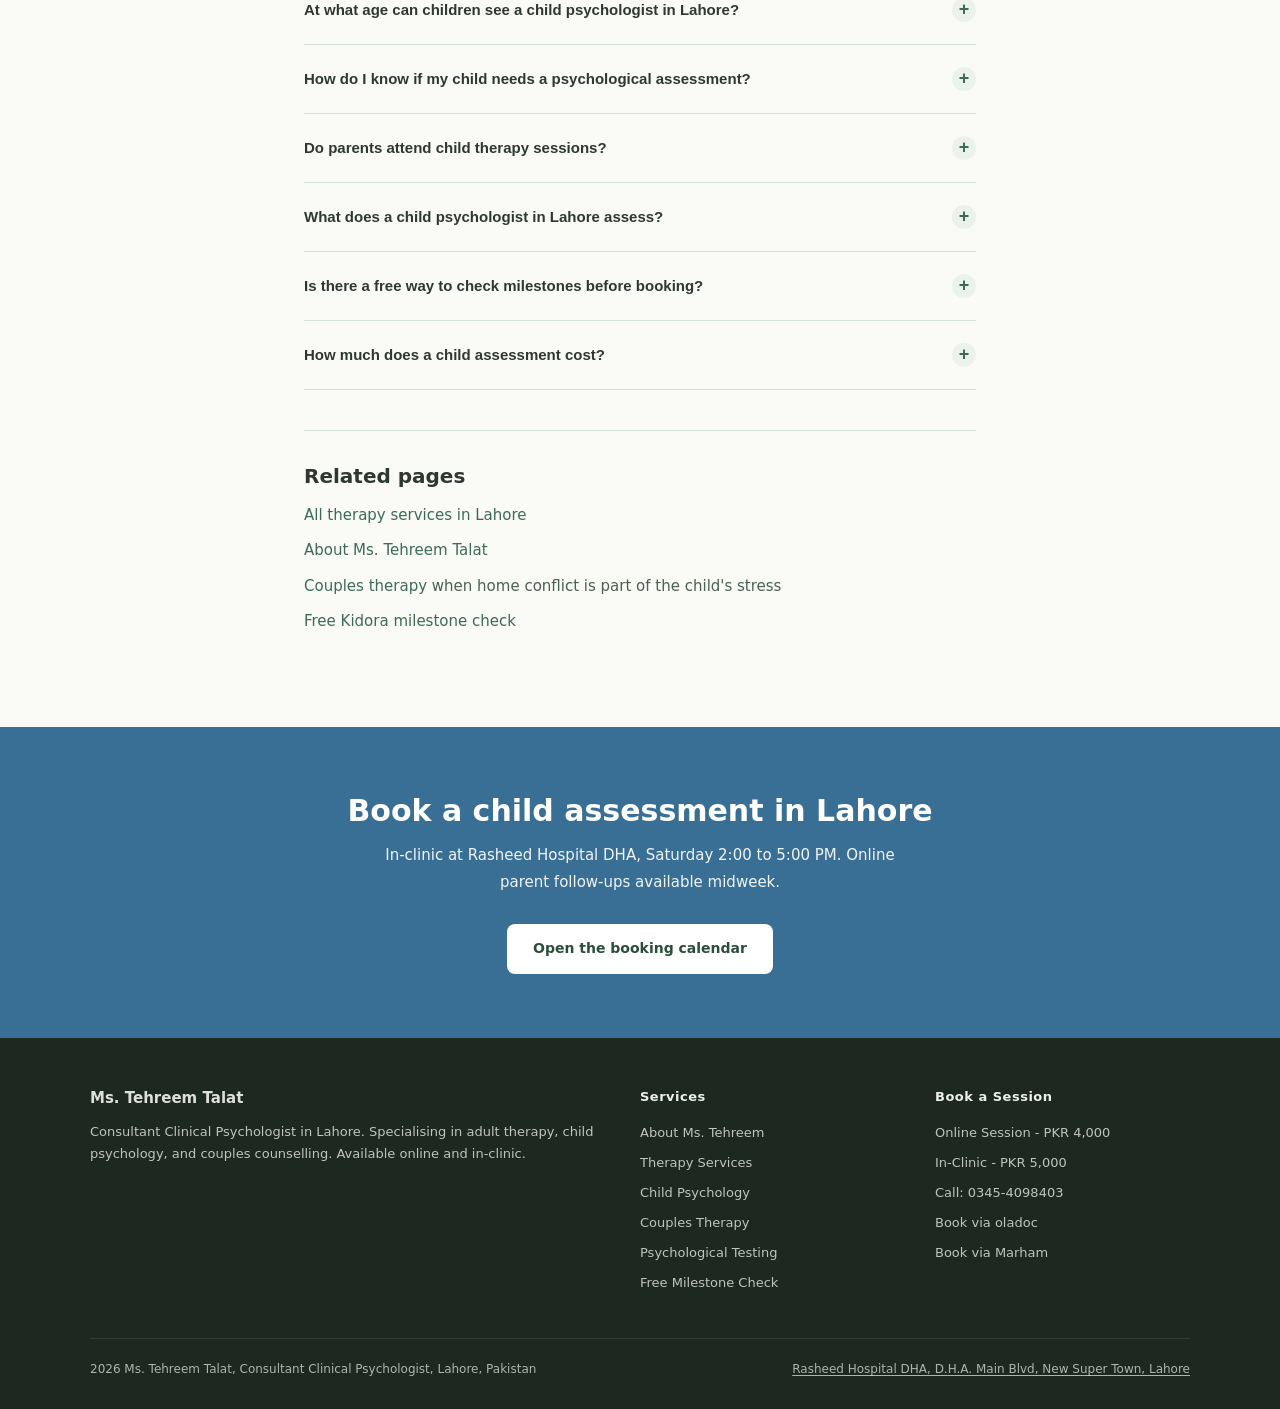
<file: child-psychology/index.html>
<!DOCTYPE html>
<html lang="en">
<head>
<meta charset="UTF-8">
<meta name="viewport" content="width=device-width,initial-scale=1.0">
<title>Child Psychologist in Lahore | Assessment</title>
<meta name="description" content="Child psychologist in Lahore for autism assessment, ADHD, speech delay, and teen counselling. Book with Ms. Tehreem Talat at Rasheed Hospital DHA.">
<link rel="canonical" href="https://tehreemtalat.com/child-psychology/">
<meta name="robots" content="index, follow">
<meta property="og:title" content="Child Psychologist in Lahore | Assessment">
<meta property="og:description" content="Autism assessment, ADHD, learning disabilities, and teen counselling with a child psychologist in Lahore. Online and in-clinic.">
<meta property="og:type" content="article">
<meta property="og:url" content="https://tehreemtalat.com/child-psychology/">
<meta property="og:locale" content="en_PK">
<meta property="og:image" content="https://tehreemtalat.com/images/child-session.webp">
<meta name="twitter:card" content="summary_large_image">
<meta name="twitter:title" content="Child Psychologist in Lahore | Assessment">
<meta name="twitter:description" content="Autism, ADHD, speech delay, and teen counselling. Book a child assessment with Ms. Tehreem Talat.">
<link rel="icon" type="image/x-icon" href="/favicon.ico">
<link rel="apple-touch-icon" href="/apple-touch-icon.png">
<link rel="stylesheet" href="/css/site.css">
<script type="application/ld+json">
{
  "@context": "https://schema.org",
  "@graph": [
    {
      "@type": "Article",
      "headline": "Child Psychologist in Lahore for Assessment and Therapy",
      "description": "Guide to child psychology in Lahore with Ms. Tehreem Talat, covering assessments, autism, ADHD, parent role, teen work, and booking.",
      "image": ["https://tehreemtalat.com/images/child-session.webp"],
      "datePublished": "2026-09-28",
      "dateModified": "2026-09-28",
      "author": {
        "@type": "Person",
        "name": "Ms. Tehreem Talat",
        "url": "https://tehreemtalat.com/about/"
      },
      "publisher": {
        "@type": "MedicalBusiness",
        "name": "Ms. Tehreem Talat - Consultant Clinical Psychologist",
        "url": "https://tehreemtalat.com/"
      },
      "mainEntityOfPage": "https://tehreemtalat.com/child-psychology/"
    },
    {
      "@type": "BreadcrumbList",
      "itemListElement": [
        {"@type": "ListItem", "position": 1, "name": "Home", "item": "https://tehreemtalat.com/"},
        {"@type": "ListItem", "position": 2, "name": "Child Psychology", "item": "https://tehreemtalat.com/child-psychology/"}
      ]
    },
    {
      "@type": "FAQPage",
      "mainEntity": [
        {
          "@type": "Question",
          "name": "At what age can children see a child psychologist in Lahore?",
          "acceptedAnswer": {"@type": "Answer", "text": "Ms. Tehreem works with children from toddler age through late adolescence. For ages 2 to 5, sessions use parent guidance and play-based observation. Older children and teens use structured therapy and assessment tools."}
        },
        {
          "@type": "Question",
          "name": "How do I know if my child needs a psychological assessment?",
          "acceptedAnswer": {"@type": "Answer", "text": "Book an assessment if you see speech delay, weak social contact, persistent behaviour problems, a sudden mood change, or school struggle despite effort. A parent's concern is enough reason to check. Early assessment leads to better long-term outcomes."}
        },
        {
          "@type": "Question",
          "name": "Do parents attend child therapy sessions?",
          "acceptedAnswer": {"@type": "Answer", "text": "Yes for younger children. Parents stay involved in assessment and the intervention plan. Older children and teens often have some one-to-one sessions, with separate parent guidance alongside."}
        },
        {
          "@type": "Question",
          "name": "What does a child psychologist in Lahore assess?",
          "acceptedAnswer": {"@type": "Answer", "text": "Assessments cover autism spectrum disorder, speech and developmental delay, ADHD, learning disabilities such as dyslexia and dyscalculia, childhood anxiety, OCD, and behavioural disorders."}
        },
        {
          "@type": "Question",
          "name": "Is there a free way to check milestones before booking?",
          "acceptedAnswer": {"@type": "Answer", "text": "Yes. Kidora is a free developmental screening tool for birth to six that Ms. Tehreem reviews. It takes about eight minutes. Bring the report to the first session."}
        },
        {
          "@type": "Question",
          "name": "How much does a child assessment cost?",
          "acceptedAnswer": {"@type": "Answer", "text": "Online sessions cost PKR 4,000. In-clinic sessions at Rasheed Hospital DHA, cost PKR 5,000. Child assessments are stronger in clinic. Saturday clinic hours are 2:00 to 5:00 PM."}
        }
      ]
    }
  ]
}
</script>
</head>
<body>

<nav aria-label="Main navigation">
  <a href="/" class="logo-link" aria-label="Ms. Tehreem Talat - Go to homepage">
    <div class="logo">Ms. Tehreem Talat <span>Consultant Clinical Psychologist · Lahore</span></div>
  </a>
  <div class="nav-links">
    <a href="/about/">About</a>
    <a href="/services/">Services</a>
    <a href="/#approaches">Approaches</a>
    <a href="/child-psychology/" aria-current="page">Child Psychology</a>
    <a href="/couples-therapy/">Couples Therapy</a>
    <a href="/#reviews">Reviews</a>
    <a href="/#faq">FAQ</a>
    <a href="/#booking" class="nav-book">Book Session</a>
  </div>
  <button class="hamburger" id="hamburger" aria-label="Toggle navigation menu" aria-expanded="false" onclick="toggleMenu()">
    <span></span><span></span><span></span>
  </button>
</nav>

<div class="mobile-nav" id="mobileNav" role="navigation" aria-label="Mobile navigation">
  <a href="/about/" onclick="closeMenu()">About</a>
  <a href="/services/" onclick="closeMenu()">Services</a>
  <a href="/#approaches" onclick="closeMenu()">Approaches</a>
  <a href="/child-psychology/" aria-current="page" onclick="closeMenu()">Child Psychology</a>
  <a href="/couples-therapy/" onclick="closeMenu()">Couples Therapy</a>
  <a href="/#reviews" onclick="closeMenu()">Reviews</a>
  <a href="/#faq" onclick="closeMenu()">FAQ</a>
  <a href="/#booking" onclick="closeMenu()">Book Session</a>
</div>

<main>
<header class="page-hero child">
  <div class="page-hero-inner">
    <nav class="breadcrumb" aria-label="Breadcrumb">
      <a href="/">Home</a> / Child Psychology
    </nav>
    <div class="label label-child">Child and Adolescent Psychology</div>
    <h1>Child Psychologist in Lahore for Assessment and Therapy</h1>
    <p class="lead">A quiet classroom and a loud home often tell the same story. A child psychologist in Lahore assesses development, behaviour, and learning, then builds a plan with the family. You will learn when to book, what an assessment includes, and how parents stay involved.</p>
  </div>
</header>

<article class="article child-theme">
  <img src="/images/child-session.webp" alt="Child psychologist in Lahore, Ms. Tehreem Talat, during a puzzle-based assessment session" width="800" height="600" loading="lazy">

  <h2>What does a child psychologist in Lahore actually do?</h2>
  <p class="extractive">A child psychologist in Lahore assesses development, learning, and behaviour, then treats the problem with play-based therapy, behaviour plans, and parent coaching. Ms. Tehreem sees children from toddler age through late teens. Work includes autism assessment, ADHD, speech delay, and school-related difficulties.</p>

  <p>Parents rarely come in because a textbook told them to. They come because a teacher emailed twice, a cousin made a comment at a wedding, or bedtime has been a fight for six months. A child psychologist in Lahore is there to sort signal from noise. Not every delay is a disorder. Not every "he'll grow out of it" is true either.</p>

  <p>Ms. Tehreem Talat has done this work in clinics and in schools. Child Welfare Centre at the University of the Punjab. Herman Geminar School at SOS Village. Amin Maktab Special Education Centre. Beaconhouse School System, including a Child Protection Coordinator role from 2016 to 2018. That last post is the one parents feel. She knows how schools document concerns, and how they bury them.</p>

  <h3>Clinic work plus a school-aware lens</h3>
  <p>Assessment without a school context misses half the child. A boy who is fine at home and melts down after 2pm is giving you a timetable, not a mystery. Behaviour plans that ignore the classroom fail by Monday morning.</p>

  <p>Full credentials sit on the <a href="/about/">clinical psychologist in Lahore</a> about page. Adult and testing services sit on the <a href="/services/">therapy services</a> page. This page stays with children and teens.</p>

  <h2>How do you know if your child needs a psychological assessment?</h2>
  <p class="extractive">Book a child psychologist in Lahore if speech is late, eye contact is thin, behaviour is extreme, mood has shifted fast, or school is a struggle despite effort. A parent's worry is a valid reason to check. Waiting rarely makes the picture clearer.</p>

  <p>Families in Lahore are good at waiting. Relatives say the cousin spoke at four. You tell yourself Class 1 will sort it. Then the report card arrives and everyone is suddenly an expert. Assessment is cheaper than another year of guessing.</p>

  <h3>Signs that are worth checking</h3>
  <div class="table-wrap">
    <table>
      <thead>
        <tr>
          <th>Area</th>
          <th>What you may notice</th>
          <th>Why it matters</th>
        </tr>
      </thead>
      <tbody>
        <tr>
          <td>Speech and language</td>
          <td>Few words for age, unclear speech, trouble following simple instructions</td>
          <td>Early language support changes school readiness</td>
        </tr>
        <tr>
          <td>Social interaction</td>
          <td>Limited eye contact, little pretend play, prefers objects over people</td>
          <td>These are common reasons families seek autism assessment</td>
        </tr>
        <tr>
          <td>Behaviour</td>
          <td>Daily tantrums past the expected age, aggression, cannot sit for tasks</td>
          <td>ADHD and behavioural disorders need a plan, not only scolding</td>
        </tr>
        <tr>
          <td>Learning</td>
          <td>Bright child, weak reading or maths, homework wars every night</td>
          <td>Dyslexia and dyscalculia are easy to miss without testing</td>
        </tr>
        <tr>
          <td>Mood</td>
          <td>New fears, clinginess, sleep change, talk of self-harm in teens</td>
          <td>Childhood anxiety and depression respond better when caught early</td>
        </tr>
      </tbody>
    </table>
  </div>

  <h3>A first check you can do at home</h3>
  <p>Before the clinic, run <a href="https://kidora.pro/?ref=tehreem" target="_blank" rel="noopener">Kidora</a>, a free developmental screen for birth to six. Ms. Tehreem reviews the questions. Motor, language, cognition, social, self-help, sensory. About eight minutes. The report gives you something concrete to bring to the first hour. It does not replace an assessment. It stops the first hour from being a blank page.</p>

  <div class="tip-box child">
    <strong>Pro Tip</strong>
    <p>Bring one school diary page, one video of a typical meltdown or speech sample, and a list of milestones you are unsure about. Ten minutes of evidence beats a 40-minute reconstruction from memory.</p>
  </div>

  <h2>What conditions does a child psychologist in Lahore treat?</h2>
  <p class="extractive">Treatment covers autism spectrum disorder, speech and developmental delay, ADHD, learning disabilities, childhood anxiety and OCD, aggression and tantrums, teen stress, and parenting skills. Plans mix assessment, play-based therapy, behaviour work, and parent coaching.</p>

  <h3>Developmental and learning work</h3>
  <ul>
    <li>Autism spectrum disorder (ASD) assessment and management</li>
    <li>Speech delay and developmental milestone evaluation</li>
    <li>ADHD diagnosis and behavioural intervention plans</li>
    <li>Learning disabilities, including dyslexia and dyscalculia</li>
  </ul>

  <p>Autism assessment is not a 15-minute chat. History, observation, and structured tasks sit together. Parents leave with language they can use with school, not only a label. ADHD work is similar. A behaviour plan that nobody at home can run is a document, not treatment.</p>

  <h3>Emotional, behavioural, and teen work</h3>
  <ul>
    <li>Childhood anxiety, OCD, and emotional dysregulation</li>
    <li>Behavioural therapy for aggression and tantrums</li>
    <li>Teen counselling for academic stress, identity, and peer pressure</li>
    <li>Parent coaching and family-centred therapy</li>
  </ul>

  <p>Teens will not talk if the room feels like a lecture from a relative. Confidential space, with parent updates that do not dump every private detail, is the deal. Self-harm and identity questions need that boundary or the teen simply shuts down.</p>

  <p>Dementia and caregiver support is also listed among family services, for households managing Alzheimer's care alongside children or teens. Different generation, same clinic, because families rarely have only one problem at a time.</p>

  <h2>How does a child assessment session work?</h2>
  <p class="extractive">A first child assessment is a structured visit of about 45 to 60 minutes. Parents describe history. The child is observed through play or tasks. You leave with a recommended plan, likely session count, and whether formal testing is needed next.</p>

  <p>In-clinic at Rasheed Hospital DHA is the better default for first child visits. Play and testing need the room. Online follow-ups work later for parent coaching. Saturday clinic hours are 2:00 to 5:00 PM. Fee is PKR 5,000 in clinic, PKR 4,000 online.</p>

  <h3>What happens, step by step</h3>
  <ol>
    <li>Intake with the parent: pregnancy, milestones, school, sleep, previous reports.</li>
    <li>Time with the child: play, conversation, or tasks matched to age.</li>
    <li>Early formulation: what is likely, what is still unclear, what can wait.</li>
    <li>Plan: therapy, testing, school liaison, parent sessions, or a mix.</li>
  </ol>

  <p>Young children (2 to 5) spend more of the hour in play and parent guidance. Older children can sit with a task. Teens often need part of the hour without the parent in the chair. Ms. Tehreem will say which format fits. You do not have to guess.</p>

  <h3>After the first visit</h3>
  <p>Some families need two or three assessment hours before a clear picture. That is normal for autism and learning disability questions. Starting treatment on a guess wastes more money than an extra assessment hour.</p>

  <h2>What is the parent's role in child therapy?</h2>
  <p class="extractive">Parents are part of the treatment, not the audience. Younger children need you in the process for assessment and home practice. Teens need some private sessions plus separate parent guidance. Home practice is where most of the change actually happens.</p>

  <p>Clinics that treat the child as a solo patient and the parent as a taxi service get weak results. A behaviour plan lives at dinner, homework time, and the school gate. If only the child "does therapy," the week wins.</p>

  <h3>Younger children</h3>
  <p>You will be in the room a lot. You will also get coaching: how to respond to a tantrum without feeding it, how to practise a speech target for 8 minutes a day, how to stop two adults in the house running two different rule books. Inconsistent homes undo good sessions.</p>

  <h3>Older children and teens</h3>
  <p>Some hours are one to one so the young person can speak freely. You still get a parent session. You will hear themes and skills, not a transcript. That boundary is the point. Break it and the teen stops talking.</p>

  <p>If the marriage is the real battlefield, book <a href="/couples-therapy/">couples therapy in Lahore</a> as well. Children read the room. Treating only the child while the adults stay at war is a common, expensive mistake.</p>

  <div class="cta-row">
    <a href="/#booking" class="btn btn-child">Book a child assessment</a>
    <a href="tel:+923454098403" class="btn btn-outline">Call 0345-4098403</a>
  </div>

  <h2>When should teens see a child psychologist in Lahore?</h2>
  <p class="extractive">Teens should see a child psychologist in Lahore when stress, identity questions, peer pressure, self-harm, or school refusal is affecting daily life. Sessions are confidential. Parents stay involved through separate guidance. Online and Saturday in-clinic hours are both available.</p>

  <p>Adolescence in Pakistani families is a squeeze. Board exams. Family reputation. Phones. A private hour is often the first place a 15-year-old says the actual sentence. Academic stress, identity confusion, and peer pressure are routine in this clinic. Self-harm is treated as urgent, not dramatic.</p>

  <p>Is it safe to bring a teen who "doesn't want to go"? Safer than waiting for them to want it. The first session can be framed as an assessment, not a life sentence. Plenty of teens relax once they see the adult in the room is not going to lecture.</p>

  <h2>What questions do parents ask a child psychologist in Lahore?</h2>
  <p class="extractive">Parents ask about age, signs, whether they must sit in, cost, and home screening. Children are seen from toddler years to 18+. A worry is enough to book. Parents stay involved. Fees are PKR 4,000 online or PKR 5,000 in clinic. Kidora can be done first.</p>

  <h3>Frequently Asked Questions</h3>

  <div class="faq-item">
    <h4><button class="faq-q" onclick="faq(this)" aria-expanded="false">At what age can children see a child psychologist in Lahore?<span class="faq-icon" aria-hidden="true">+</span></button></h4>
    <div class="faq-a">Ms. Tehreem works with children from toddler age through late adolescence. For ages 2 to 5, sessions use parent guidance and play-based observation. Older children and teens use structured therapy and assessment tools. There is no minimum age.</div>
  </div>
  <div class="faq-item">
    <h4><button class="faq-q" onclick="faq(this)" aria-expanded="false">How do I know if my child needs a psychological assessment?<span class="faq-icon" aria-hidden="true">+</span></button></h4>
    <div class="faq-a">Book an assessment if you see speech delay, weak social contact, persistent behaviour problems, a sudden mood change, or school struggle despite effort. A parent's concern is enough reason to check.</div>
  </div>
  <div class="faq-item">
    <h4><button class="faq-q" onclick="faq(this)" aria-expanded="false">Do parents attend child therapy sessions?<span class="faq-icon" aria-hidden="true">+</span></button></h4>
    <div class="faq-a">Yes for younger children. Parents stay involved in assessment and the intervention plan. Older children and teens often have some one-to-one sessions, with separate parent guidance alongside.</div>
  </div>
  <div class="faq-item">
    <h4><button class="faq-q" onclick="faq(this)" aria-expanded="false">What does a child psychologist in Lahore assess?<span class="faq-icon" aria-hidden="true">+</span></button></h4>
    <div class="faq-a">Assessments cover autism spectrum disorder, speech and developmental delay, ADHD, learning disabilities such as dyslexia and dyscalculia, childhood anxiety, OCD, and behavioural disorders.</div>
  </div>
  <div class="faq-item">
    <h4><button class="faq-q" onclick="faq(this)" aria-expanded="false">Is there a free way to check milestones before booking?<span class="faq-icon" aria-hidden="true">+</span></button></h4>
    <div class="faq-a">Yes. Kidora is a free developmental screening tool for birth to six that Ms. Tehreem reviews. It takes about eight minutes. Bring the report to the first session.</div>
  </div>
  <div class="faq-item">
    <h4><button class="faq-q" onclick="faq(this)" aria-expanded="false">How much does a child assessment cost?<span class="faq-icon" aria-hidden="true">+</span></button></h4>
    <div class="faq-a">Online sessions cost PKR 4,000. In-clinic sessions at Rasheed Hospital DHA, cost PKR 5,000. Child assessments are stronger in clinic. Saturday hours are 2:00 to 5:00 PM.</div>
  </div>

  <div class="related">
    <h3>Related pages</h3>
    <ul>
      <li><a href="/services/">All therapy services in Lahore</a></li>
      <li><a href="/about/">About Ms. Tehreem Talat</a></li>
      <li><a href="/couples-therapy/">Couples therapy</a> when home conflict is part of the child's stress</li>
      <li><a href="https://kidora.pro/?ref=tehreem" target="_blank" rel="noopener">Free Kidora milestone check</a></li>
    </ul>
  </div>
</article>
</main>

<section class="section-cta child" aria-label="Book a child assessment">
  <h2>Book a child assessment in Lahore</h2>
  <p>In-clinic at Rasheed Hospital DHA, Saturday 2:00 to 5:00 PM. Online parent follow-ups available midweek.</p>
  <a href="/#booking" class="btn btn-white">Open the booking calendar</a>
</section>

<footer>
  <div class="footer-grid">
    <div class="footer-brand">
      <div style="font-size:15px;font-weight:700;color:rgba(255,255,255,0.85)">Ms. Tehreem Talat</div>
      <p>Consultant Clinical Psychologist in Lahore. Specialising in adult therapy, child psychology, and couples counselling. Available online and in-clinic.</p>
    </div>
    <div class="footer-col">
      <h4>Services</h4>
      <a href="/about/">About Ms. Tehreem</a>
      <a href="/services/">Therapy Services</a>
      <a href="/child-psychology/">Child Psychology</a>
      <a href="/couples-therapy/">Couples Therapy</a>
      <a href="/services/">Psychological Testing</a>
      <a href="https://kidora.pro/?ref=tehreem" target="_blank" rel="noopener">Free Milestone Check</a>
    </div>
    <div class="footer-col">
      <h4>Book a Session</h4>
      <a href="/#booking">Online Session - PKR 4,000</a>
      <a href="/#booking">In-Clinic - PKR 5,000</a>
      <a href="tel:+923454098403">Call: 0345-4098403</a>
      <a href="https://www.oladoc.com/pakistan/lahore/psychologist/ms-tehreem-talat" target="_blank" rel="noopener">Book via oladoc</a>
      <a href="https://www.marham.pk/doctors/lahore/psychologist/ms-tehreem-talat" target="_blank" rel="noopener">Book via Marham</a>
    </div>
  </div>
  <div class="footer-bottom">
    <p>2026 Ms. Tehreem Talat, Consultant Clinical Psychologist, Lahore, Pakistan</p>
    <p><a href="https://maps.app.goo.gl/K78k2XKnkosjXUMSA" target="_blank" rel="noopener">Rasheed Hospital DHA, D.H.A. Main Blvd, New Super Town, Lahore</a></p>
  </div>
</footer>

<script src="/js/site.js"></script>
</body>
</html>
</file>
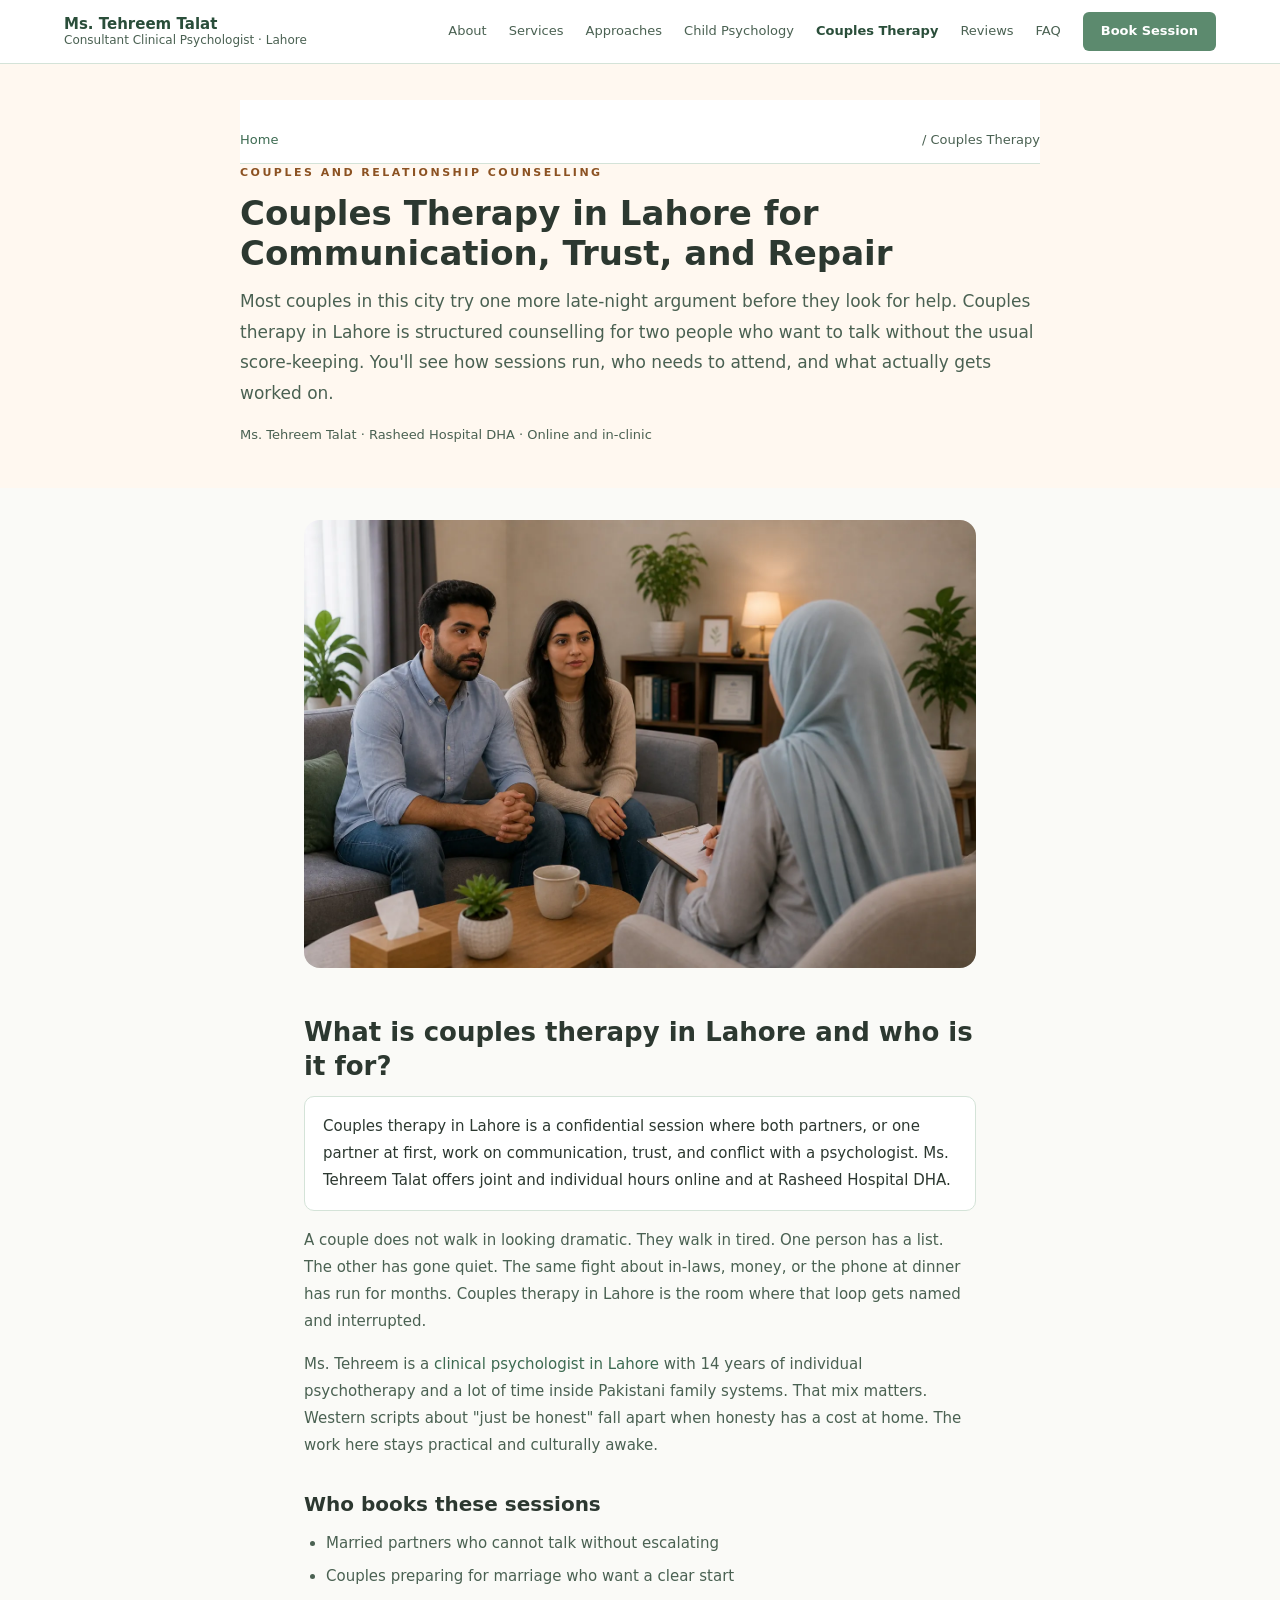
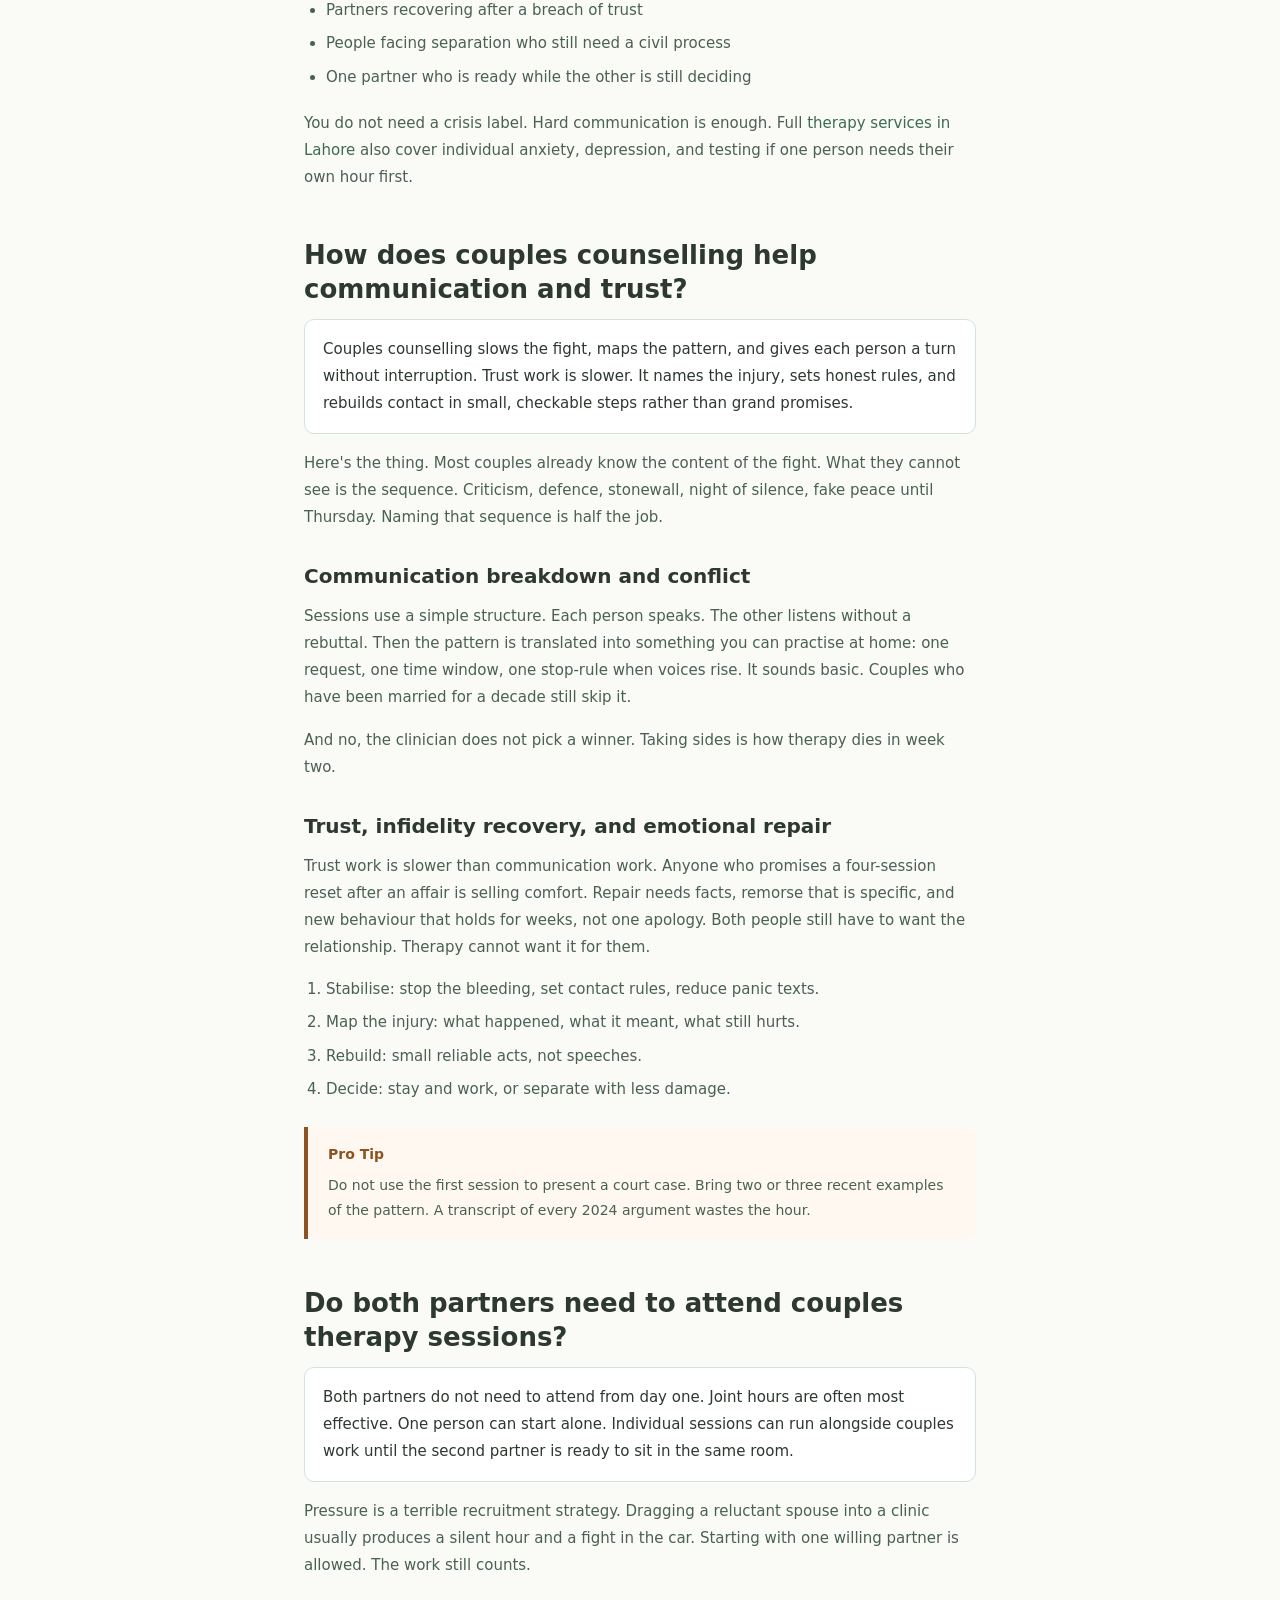
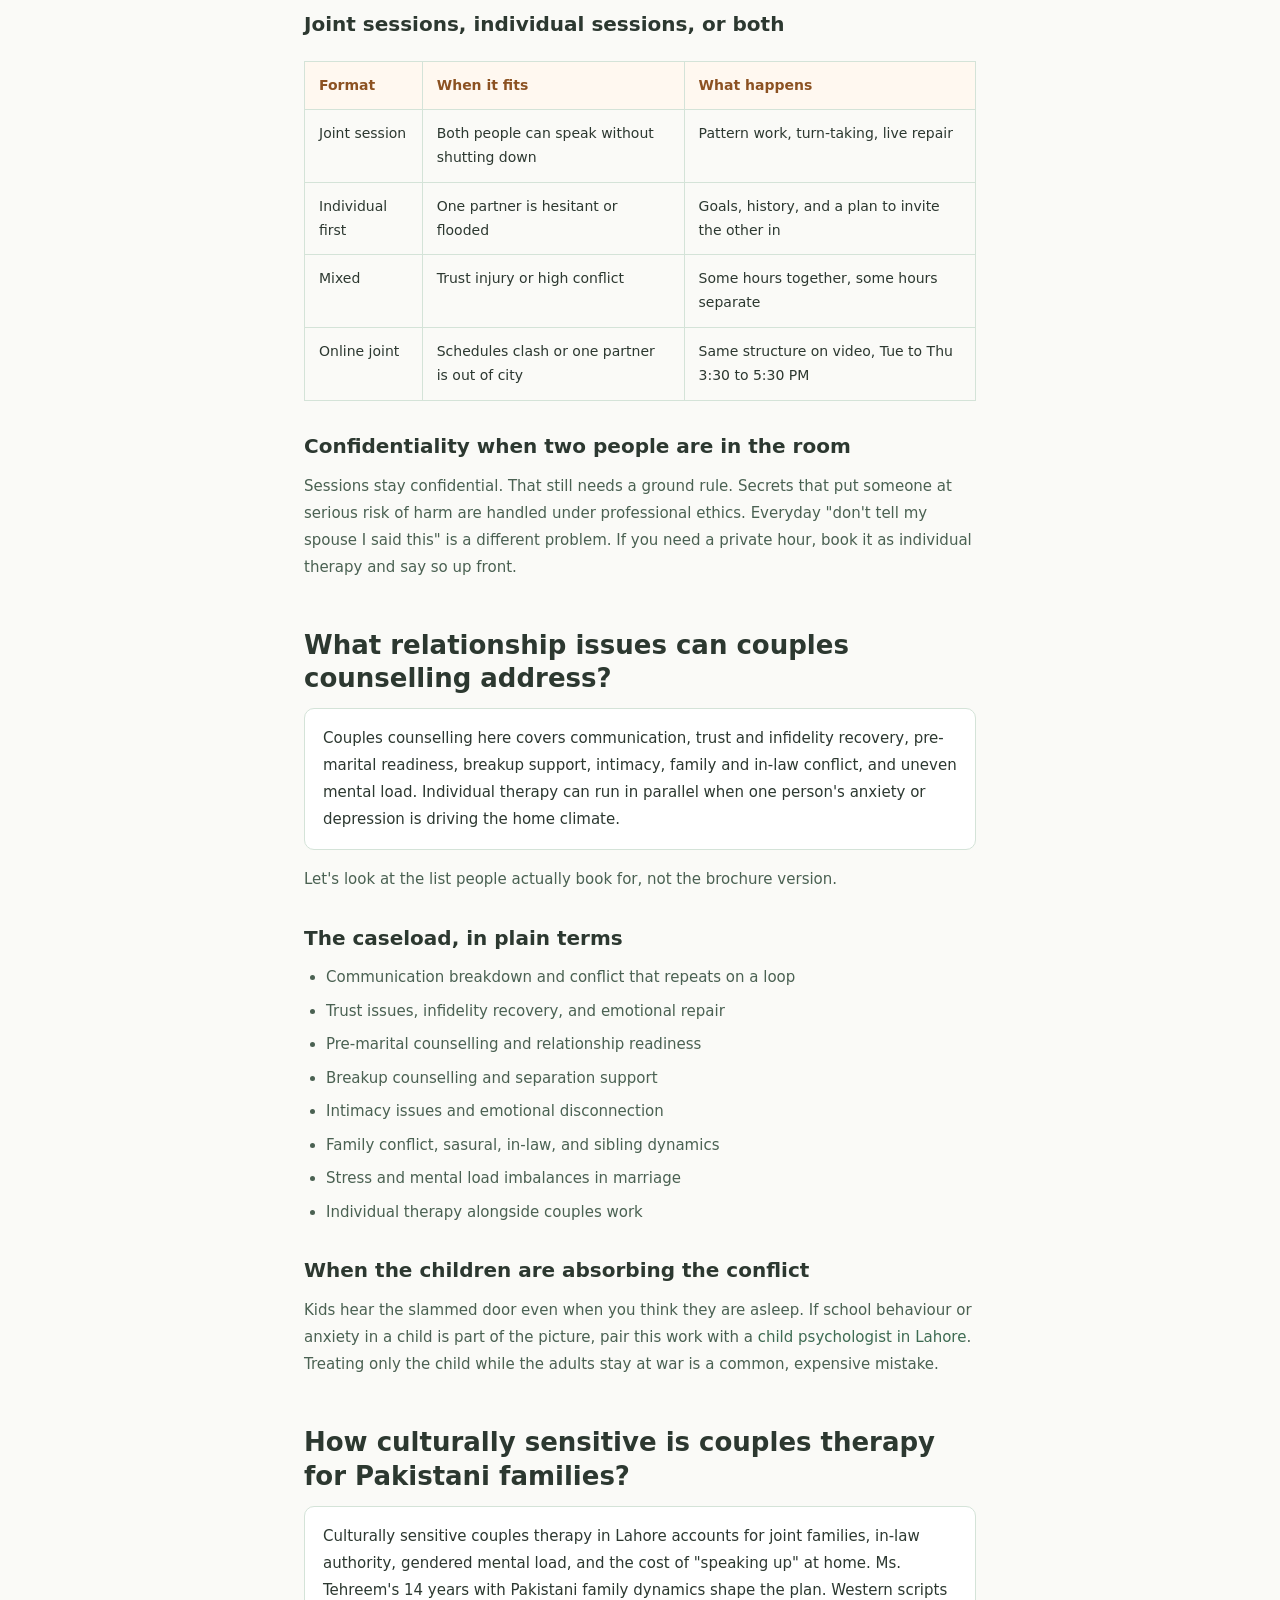
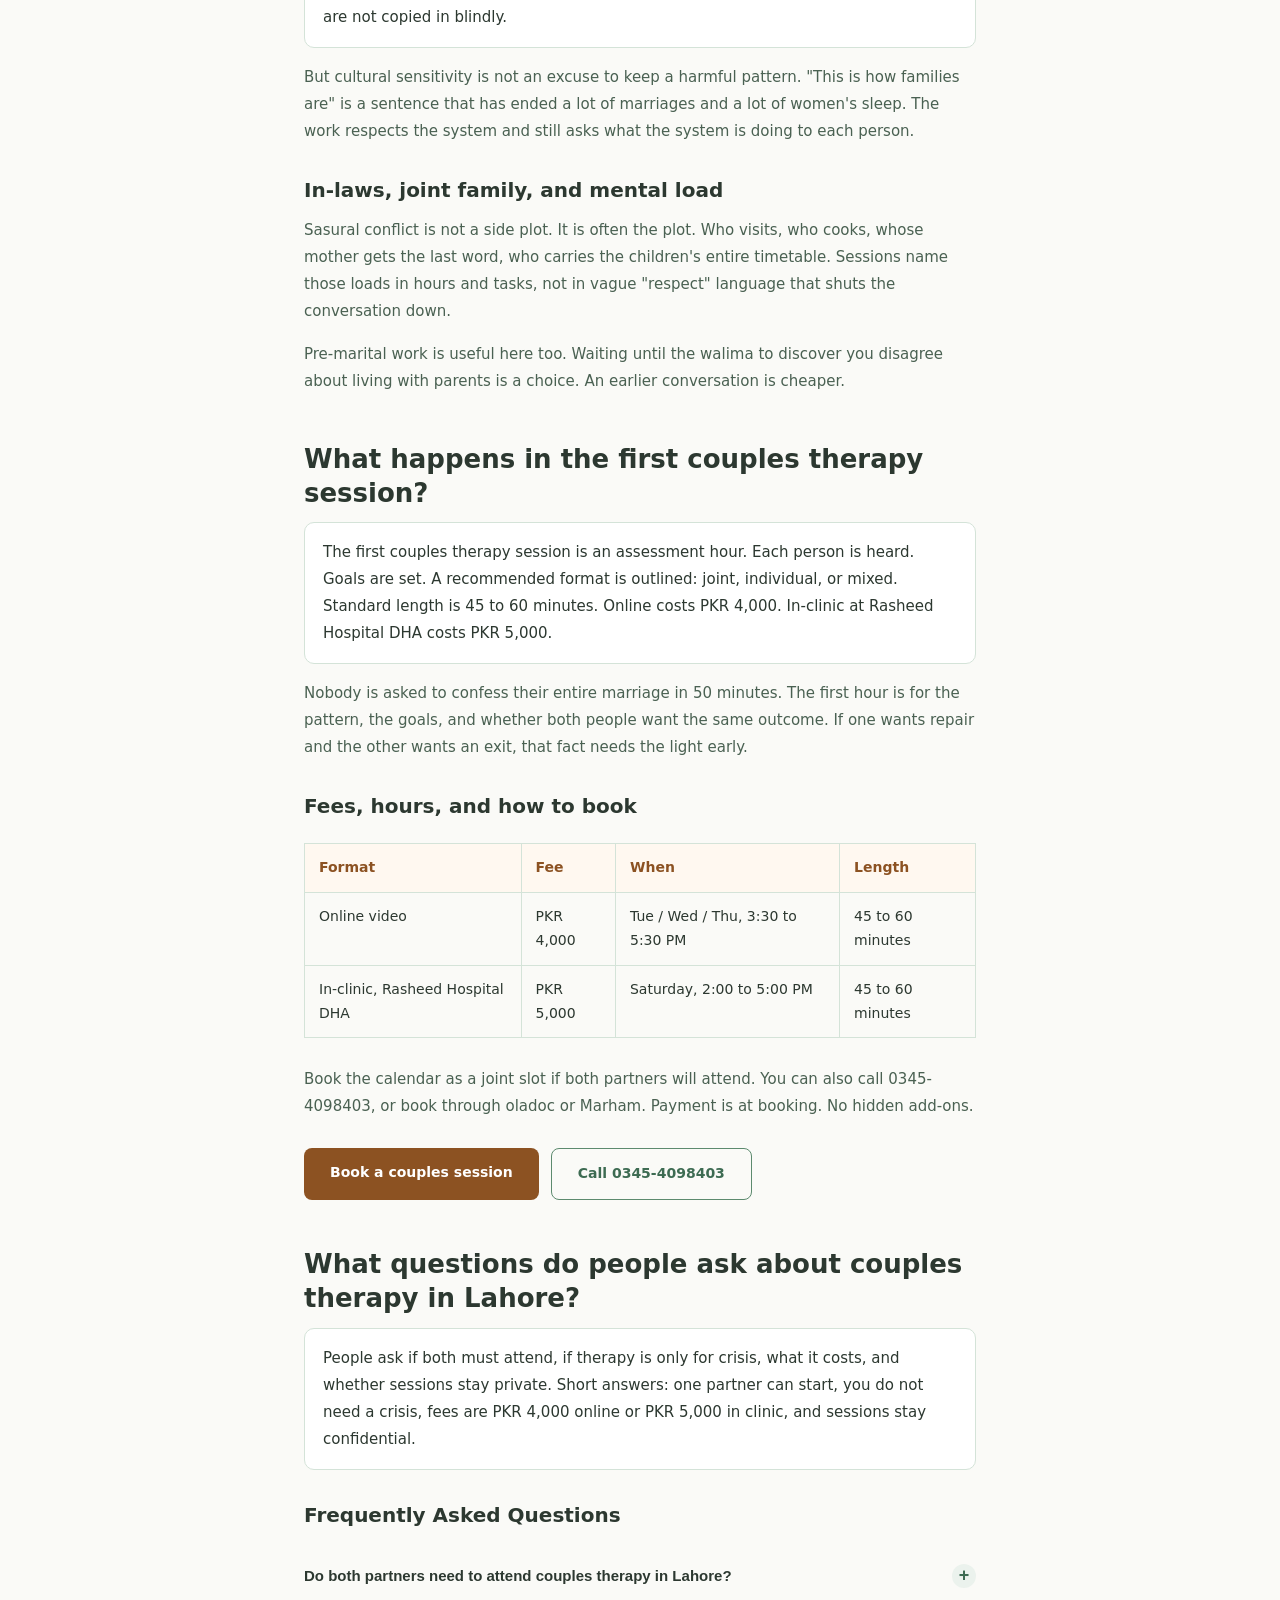
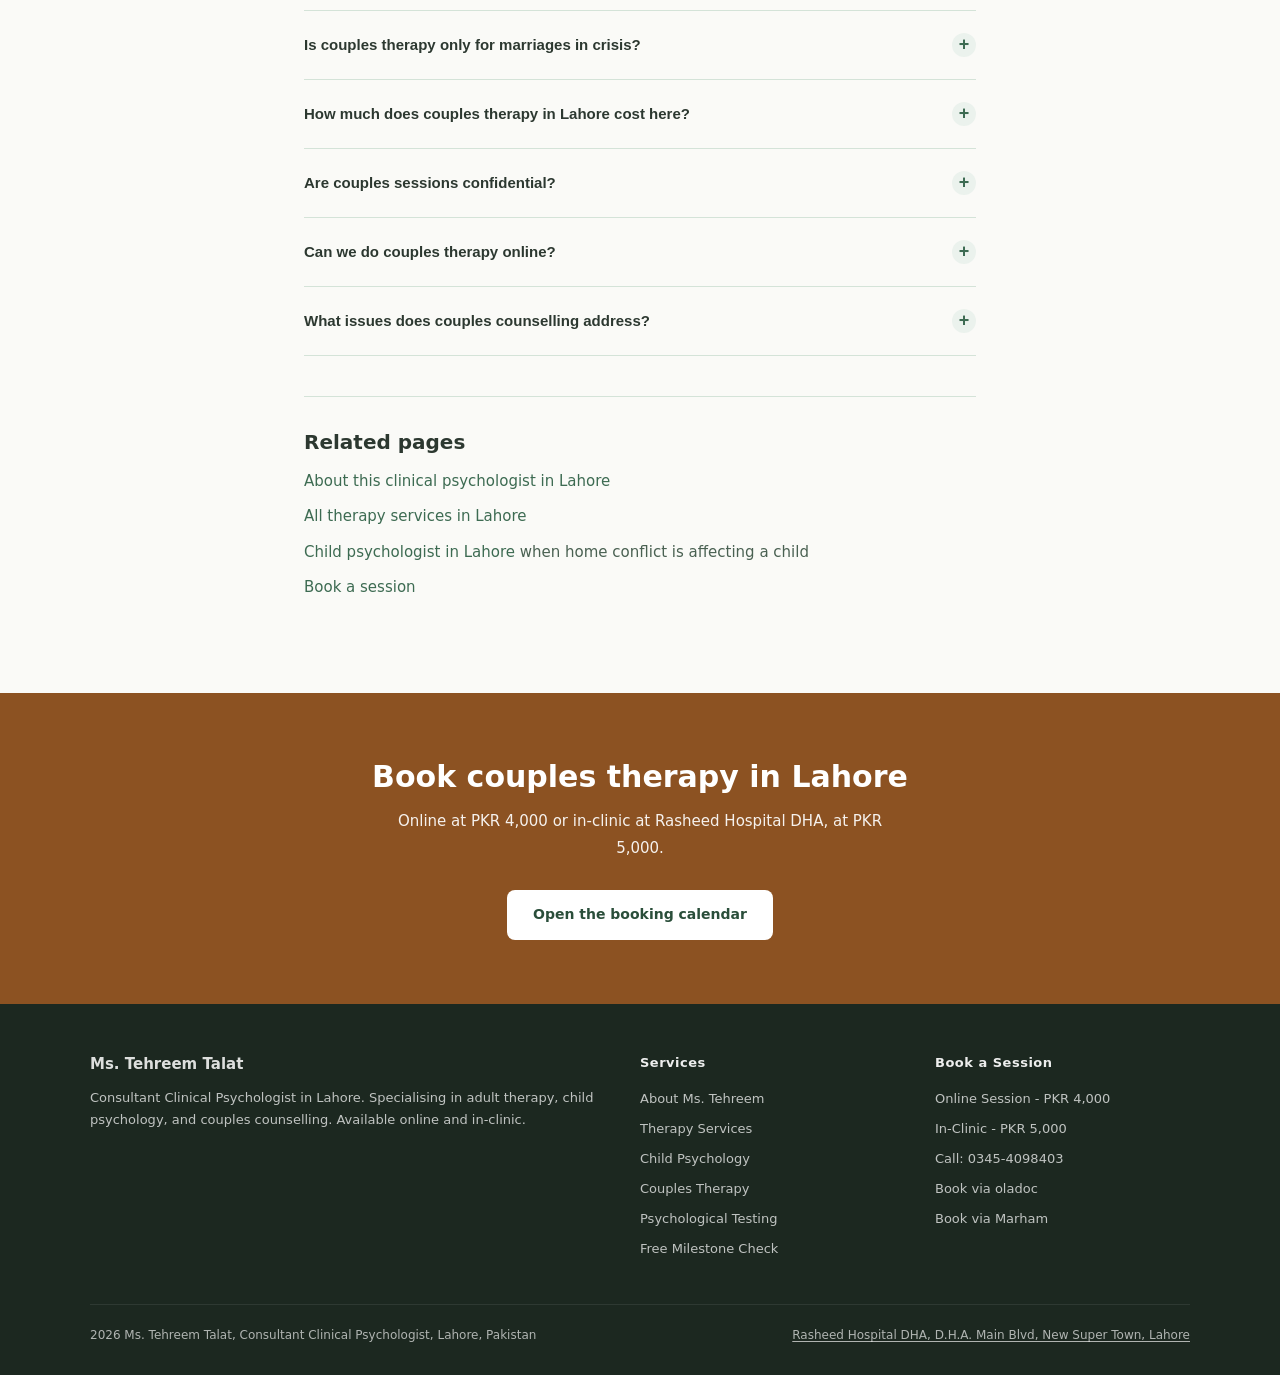
<file: couples-therapy/index.html>
<!DOCTYPE html>
<html lang="en">
<head>
<meta charset="UTF-8">
<meta name="viewport" content="width=device-width,initial-scale=1.0">
<title>Couples Therapy in Lahore | Counselling</title>
<meta name="description" content="Couples therapy in Lahore for communication, trust, and family conflict. Joint or one-to-one sessions. Book online or at Rasheed Hospital DHA.">
<link rel="canonical" href="https://tehreemtalat.com/couples-therapy/">
<meta name="robots" content="index, follow">
<meta property="og:title" content="Couples Therapy in Lahore | Counselling">
<meta property="og:description" content="Couples counselling in Lahore for communication, trust repair, and in-law stress. Online PKR 4,000. In-clinic PKR 5,000.">
<meta property="og:type" content="article">
<meta property="og:url" content="https://tehreemtalat.com/couples-therapy/">
<meta property="og:locale" content="en_PK">
<meta property="og:image" content="https://tehreemtalat.com/images/couples-session.webp">
<meta name="twitter:card" content="summary_large_image">
<meta name="twitter:title" content="Couples Therapy in Lahore | Counselling">
<meta name="twitter:description" content="Communication, trust, and family conflict. Book couples therapy with Ms. Tehreem Talat.">
<link rel="icon" type="image/x-icon" href="/favicon.ico">
<link rel="apple-touch-icon" href="/apple-touch-icon.png">
<link rel="stylesheet" href="/css/site.css">
<script type="application/ld+json">
{
  "@context": "https://schema.org",
  "@graph": [
    {
      "@type": "Article",
      "headline": "Couples Therapy in Lahore for Communication, Trust, and Repair",
      "description": "Guide to couples therapy in Lahore with Ms. Tehreem Talat, covering who it is for, session format, Pakistani family dynamics, fees, and booking.",
      "image": ["https://tehreemtalat.com/images/couples-session.webp"],
      "datePublished": "2026-09-28",
      "dateModified": "2026-09-28",
      "author": {
        "@type": "Person",
        "name": "Ms. Tehreem Talat",
        "url": "https://tehreemtalat.com/about/"
      },
      "publisher": {
        "@type": "MedicalBusiness",
        "name": "Ms. Tehreem Talat - Consultant Clinical Psychologist",
        "url": "https://tehreemtalat.com/"
      },
      "mainEntityOfPage": "https://tehreemtalat.com/couples-therapy/"
    },
    {
      "@type": "BreadcrumbList",
      "itemListElement": [
        {"@type": "ListItem", "position": 1, "name": "Home", "item": "https://tehreemtalat.com/"},
        {"@type": "ListItem", "position": 2, "name": "Couples Therapy", "item": "https://tehreemtalat.com/couples-therapy/"}
      ]
    },
    {
      "@type": "FAQPage",
      "mainEntity": [
        {
          "@type": "Question",
          "name": "Do both partners need to attend couples therapy in Lahore?",
          "acceptedAnswer": {"@type": "Answer", "text": "No. Joint sessions are often strongest, but one partner can start alone. Individual hours can run alongside couples work until both people are ready to sit in the same room."}
        },
        {
          "@type": "Question",
          "name": "Is couples therapy only for marriages in crisis?",
          "acceptedAnswer": {"@type": "Answer", "text": "No. Couples book before marriage, during a life change, or when talking at home has become hard. You do not need to be at a breaking point to benefit."}
        },
        {
          "@type": "Question",
          "name": "How much does couples therapy in Lahore cost here?",
          "acceptedAnswer": {"@type": "Answer", "text": "Online couples sessions cost PKR 4,000. In-clinic sessions at Rasheed Hospital DHA, cost PKR 5,000. A standard hour lasts 45 to 60 minutes. Book the slot as a joint session if both partners will attend."}
        },
        {
          "@type": "Question",
          "name": "Are couples sessions confidential?",
          "acceptedAnswer": {"@type": "Answer", "text": "Yes. Sessions stay confidential under professional ethical guidelines. Secrets that put someone at serious risk of harm are the only exception, and those are handled with care."}
        },
        {
          "@type": "Question",
          "name": "Can we do couples therapy online?",
          "acceptedAnswer": {"@type": "Answer", "text": "Yes. Online video is available Tuesday, Wednesday, and Thursday from 3:30 PM to 5:30 PM. Both partners can join from the same room or from two locations."}
        },
        {
          "@type": "Question",
          "name": "What issues does couples counselling address?",
          "acceptedAnswer": {"@type": "Answer", "text": "Work covers communication breakdown, trust and infidelity recovery, pre-marital counselling, breakup support, intimacy, in-law and family conflict, and uneven mental load in marriage."}
        }
      ]
    }
  ]
}
</script>
</head>
<body>

<nav aria-label="Main navigation">
  <a href="/" class="logo-link" aria-label="Ms. Tehreem Talat - Go to homepage">
    <div class="logo">Ms. Tehreem Talat <span>Consultant Clinical Psychologist · Lahore</span></div>
  </a>
  <div class="nav-links">
    <a href="/about/">About</a>
    <a href="/services/">Services</a>
    <a href="/#approaches">Approaches</a>
    <a href="/child-psychology/">Child Psychology</a>
    <a href="/couples-therapy/" aria-current="page">Couples Therapy</a>
    <a href="/#reviews">Reviews</a>
    <a href="/#faq">FAQ</a>
    <a href="/#booking" class="nav-book">Book Session</a>
  </div>
  <button class="hamburger" id="hamburger" aria-label="Toggle navigation menu" aria-expanded="false" onclick="toggleMenu()">
    <span></span><span></span><span></span>
  </button>
</nav>

<div class="mobile-nav" id="mobileNav" role="navigation" aria-label="Mobile navigation">
  <a href="/about/" onclick="closeMenu()">About</a>
  <a href="/services/" onclick="closeMenu()">Services</a>
  <a href="/#approaches" onclick="closeMenu()">Approaches</a>
  <a href="/child-psychology/" onclick="closeMenu()">Child Psychology</a>
  <a href="/couples-therapy/" aria-current="page" onclick="closeMenu()">Couples Therapy</a>
  <a href="/#reviews" onclick="closeMenu()">Reviews</a>
  <a href="/#faq" onclick="closeMenu()">FAQ</a>
  <a href="/#booking" onclick="closeMenu()">Book Session</a>
</div>

<main>
<header class="page-hero couple">
  <div class="page-hero-inner">
    <nav class="breadcrumb" aria-label="Breadcrumb">
      <a href="/">Home</a> / Couples Therapy
    </nav>
    <div class="label label-couple">Couples and Relationship Counselling</div>
    <h1>Couples Therapy in Lahore for Communication, Trust, and Repair</h1>
    <p class="lead">Most couples in this city try one more late-night argument before they look for help. Couples therapy in Lahore is structured counselling for two people who want to talk without the usual score-keeping. You'll see how sessions run, who needs to attend, and what actually gets worked on.</p>
    <p class="page-meta">Ms. Tehreem Talat · Rasheed Hospital DHA · Online and in-clinic</p>
  </div>
</header>

<article class="article couple-theme">
  <img src="/images/couples-session.webp" alt="Couples therapy session in Lahore with a husband and wife in counselling" width="800" height="500">

  <h2>What is couples therapy in Lahore and who is it for?</h2>
  <p class="extractive">Couples therapy in Lahore is a confidential session where both partners, or one partner at first, work on communication, trust, and conflict with a psychologist. Ms. Tehreem Talat offers joint and individual hours online and at Rasheed Hospital DHA.</p>

  <p>A couple does not walk in looking dramatic. They walk in tired. One person has a list. The other has gone quiet. The same fight about in-laws, money, or the phone at dinner has run for months. Couples therapy in Lahore is the room where that loop gets named and interrupted.</p>

  <p>Ms. Tehreem is a <a href="/about/">clinical psychologist in Lahore</a> with 14 years of individual psychotherapy and a lot of time inside Pakistani family systems. That mix matters. Western scripts about "just be honest" fall apart when honesty has a cost at home. The work here stays practical and culturally awake.</p>

  <h3>Who books these sessions</h3>
  <ul>
    <li>Married partners who cannot talk without escalating</li>
    <li>Couples preparing for marriage who want a clear start</li>
    <li>Partners recovering after a breach of trust</li>
    <li>People facing separation who still need a civil process</li>
    <li>One partner who is ready while the other is still deciding</li>
  </ul>

  <p>You do not need a crisis label. Hard communication is enough. Full <a href="/services/">therapy services in Lahore</a> also cover individual anxiety, depression, and testing if one person needs their own hour first.</p>

  <h2>How does couples counselling help communication and trust?</h2>
  <p class="extractive">Couples counselling slows the fight, maps the pattern, and gives each person a turn without interruption. Trust work is slower. It names the injury, sets honest rules, and rebuilds contact in small, checkable steps rather than grand promises.</p>

  <p>Here's the thing. Most couples already know the content of the fight. What they cannot see is the sequence. Criticism, defence, stonewall, night of silence, fake peace until Thursday. Naming that sequence is half the job.</p>

  <h3>Communication breakdown and conflict</h3>
  <p>Sessions use a simple structure. Each person speaks. The other listens without a rebuttal. Then the pattern is translated into something you can practise at home: one request, one time window, one stop-rule when voices rise. It sounds basic. Couples who have been married for a decade still skip it.</p>

  <p>And no, the clinician does not pick a winner. Taking sides is how therapy dies in week two.</p>

  <h3>Trust, infidelity recovery, and emotional repair</h3>
  <p>Trust work is slower than communication work. Anyone who promises a four-session reset after an affair is selling comfort. Repair needs facts, remorse that is specific, and new behaviour that holds for weeks, not one apology. Both people still have to want the relationship. Therapy cannot want it for them.</p>

  <ol>
    <li>Stabilise: stop the bleeding, set contact rules, reduce panic texts.</li>
    <li>Map the injury: what happened, what it meant, what still hurts.</li>
    <li>Rebuild: small reliable acts, not speeches.</li>
    <li>Decide: stay and work, or separate with less damage.</li>
  </ol>

  <div class="tip-box couple">
    <strong>Pro Tip</strong>
    <p>Do not use the first session to present a court case. Bring two or three recent examples of the pattern. A transcript of every 2024 argument wastes the hour.</p>
  </div>

  <h2>Do both partners need to attend couples therapy sessions?</h2>
  <p class="extractive">Both partners do not need to attend from day one. Joint hours are often most effective. One person can start alone. Individual sessions can run alongside couples work until the second partner is ready to sit in the same room.</p>

  <p>Pressure is a terrible recruitment strategy. Dragging a reluctant spouse into a clinic usually produces a silent hour and a fight in the car. Starting with one willing partner is allowed. The work still counts.</p>

  <h3>Joint sessions, individual sessions, or both</h3>
  <div class="table-wrap">
    <table>
      <thead>
        <tr>
          <th>Format</th>
          <th>When it fits</th>
          <th>What happens</th>
        </tr>
      </thead>
      <tbody>
        <tr>
          <td>Joint session</td>
          <td>Both people can speak without shutting down</td>
          <td>Pattern work, turn-taking, live repair</td>
        </tr>
        <tr>
          <td>Individual first</td>
          <td>One partner is hesitant or flooded</td>
          <td>Goals, history, and a plan to invite the other in</td>
        </tr>
        <tr>
          <td>Mixed</td>
          <td>Trust injury or high conflict</td>
          <td>Some hours together, some hours separate</td>
        </tr>
        <tr>
          <td>Online joint</td>
          <td>Schedules clash or one partner is out of city</td>
          <td>Same structure on video, Tue to Thu 3:30 to 5:30 PM</td>
        </tr>
      </tbody>
    </table>
  </div>

  <h3>Confidentiality when two people are in the room</h3>
  <p>Sessions stay confidential. That still needs a ground rule. Secrets that put someone at serious risk of harm are handled under professional ethics. Everyday "don't tell my spouse I said this" is a different problem. If you need a private hour, book it as individual therapy and say so up front.</p>

  <h2>What relationship issues can couples counselling address?</h2>
  <p class="extractive">Couples counselling here covers communication, trust and infidelity recovery, pre-marital readiness, breakup support, intimacy, family and in-law conflict, and uneven mental load. Individual therapy can run in parallel when one person's anxiety or depression is driving the home climate.</p>

  <p>Let's look at the list people actually book for, not the brochure version.</p>

  <h3>The caseload, in plain terms</h3>
  <ul>
    <li>Communication breakdown and conflict that repeats on a loop</li>
    <li>Trust issues, infidelity recovery, and emotional repair</li>
    <li>Pre-marital counselling and relationship readiness</li>
    <li>Breakup counselling and separation support</li>
    <li>Intimacy issues and emotional disconnection</li>
    <li>Family conflict, sasural, in-law, and sibling dynamics</li>
    <li>Stress and mental load imbalances in marriage</li>
    <li>Individual therapy alongside couples work</li>
  </ul>

  <h3>When the children are absorbing the conflict</h3>
  <p>Kids hear the slammed door even when you think they are asleep. If school behaviour or anxiety in a child is part of the picture, pair this work with a <a href="/child-psychology/">child psychologist in Lahore</a>. Treating only the child while the adults stay at war is a common, expensive mistake.</p>

  <h2>How culturally sensitive is couples therapy for Pakistani families?</h2>
  <p class="extractive">Culturally sensitive couples therapy in Lahore accounts for joint families, in-law authority, gendered mental load, and the cost of "speaking up" at home. Ms. Tehreem's 14 years with Pakistani family dynamics shape the plan. Western scripts are not copied in blindly.</p>

  <p>But cultural sensitivity is not an excuse to keep a harmful pattern. "This is how families are" is a sentence that has ended a lot of marriages and a lot of women's sleep. The work respects the system and still asks what the system is doing to each person.</p>

  <h3>In-laws, joint family, and mental load</h3>
  <p>Sasural conflict is not a side plot. It is often the plot. Who visits, who cooks, whose mother gets the last word, who carries the children's entire timetable. Sessions name those loads in hours and tasks, not in vague "respect" language that shuts the conversation down.</p>

  <p>Pre-marital work is useful here too. Waiting until the walima to discover you disagree about living with parents is a choice. An earlier conversation is cheaper.</p>

  <h2>What happens in the first couples therapy session?</h2>
  <p class="extractive">The first couples therapy session is an assessment hour. Each person is heard. Goals are set. A recommended format is outlined: joint, individual, or mixed. Standard length is 45 to 60 minutes. Online costs PKR 4,000. In-clinic at Rasheed Hospital DHA costs PKR 5,000.</p>

  <p>Nobody is asked to confess their entire marriage in 50 minutes. The first hour is for the pattern, the goals, and whether both people want the same outcome. If one wants repair and the other wants an exit, that fact needs the light early.</p>

  <h3>Fees, hours, and how to book</h3>
  <div class="table-wrap">
    <table>
      <thead>
        <tr>
          <th>Format</th>
          <th>Fee</th>
          <th>When</th>
          <th>Length</th>
        </tr>
      </thead>
      <tbody>
        <tr>
          <td>Online video</td>
          <td>PKR 4,000</td>
          <td>Tue / Wed / Thu, 3:30 to 5:30 PM</td>
          <td>45 to 60 minutes</td>
        </tr>
        <tr>
          <td>In-clinic, Rasheed Hospital DHA</td>
          <td>PKR 5,000</td>
          <td>Saturday, 2:00 to 5:00 PM</td>
          <td>45 to 60 minutes</td>
        </tr>
      </tbody>
    </table>
  </div>

  <p>Book the calendar as a joint slot if both partners will attend. You can also call 0345-4098403, or book through oladoc or Marham. Payment is at booking. No hidden add-ons.</p>

  <div class="cta-row">
    <a href="/#booking" class="btn btn-couple">Book a couples session</a>
    <a href="tel:+923454098403" class="btn btn-outline">Call 0345-4098403</a>
  </div>

  <h2>What questions do people ask about couples therapy in Lahore?</h2>
  <p class="extractive">People ask if both must attend, if therapy is only for crisis, what it costs, and whether sessions stay private. Short answers: one partner can start, you do not need a crisis, fees are PKR 4,000 online or PKR 5,000 in clinic, and sessions stay confidential.</p>

  <h3>Frequently Asked Questions</h3>

  <div class="faq-item">
    <h4><button class="faq-q" onclick="faq(this)" aria-expanded="false">Do both partners need to attend couples therapy in Lahore?<span class="faq-icon" aria-hidden="true">+</span></button></h4>
    <div class="faq-a">No. Joint sessions are often strongest, but one partner can start alone. Individual hours can run alongside couples work until both people are ready to sit in the same room.</div>
  </div>
  <div class="faq-item">
    <h4><button class="faq-q" onclick="faq(this)" aria-expanded="false">Is couples therapy only for marriages in crisis?<span class="faq-icon" aria-hidden="true">+</span></button></h4>
    <div class="faq-a">No. Couples book before marriage, during a life change, or when talking at home has become hard. You do not need to be at a breaking point to benefit.</div>
  </div>
  <div class="faq-item">
    <h4><button class="faq-q" onclick="faq(this)" aria-expanded="false">How much does couples therapy in Lahore cost here?<span class="faq-icon" aria-hidden="true">+</span></button></h4>
    <div class="faq-a">Online couples sessions cost PKR 4,000. In-clinic sessions at Rasheed Hospital DHA, cost PKR 5,000. A standard hour lasts 45 to 60 minutes. Book the slot as a joint session if both partners will attend.</div>
  </div>
  <div class="faq-item">
    <h4><button class="faq-q" onclick="faq(this)" aria-expanded="false">Are couples sessions confidential?<span class="faq-icon" aria-hidden="true">+</span></button></h4>
    <div class="faq-a">Yes. Sessions stay confidential under professional ethical guidelines. Secrets that put someone at serious risk of harm are the only exception, and those are handled with care.</div>
  </div>
  <div class="faq-item">
    <h4><button class="faq-q" onclick="faq(this)" aria-expanded="false">Can we do couples therapy online?<span class="faq-icon" aria-hidden="true">+</span></button></h4>
    <div class="faq-a">Yes. Online video is available Tuesday, Wednesday, and Thursday from 3:30 PM to 5:30 PM. Both partners can join from the same room or from two locations.</div>
  </div>
  <div class="faq-item">
    <h4><button class="faq-q" onclick="faq(this)" aria-expanded="false">What issues does couples counselling address?<span class="faq-icon" aria-hidden="true">+</span></button></h4>
    <div class="faq-a">Work covers communication breakdown, trust and infidelity recovery, pre-marital counselling, breakup support, intimacy, in-law and family conflict, and uneven mental load in marriage.</div>
  </div>

  <div class="related">
    <h3>Related pages</h3>
    <ul>
      <li><a href="/about/">About this clinical psychologist in Lahore</a></li>
      <li><a href="/services/">All therapy services in Lahore</a></li>
      <li><a href="/child-psychology/">Child psychologist in Lahore</a> when home conflict is affecting a child</li>
      <li><a href="/#booking">Book a session</a></li>
    </ul>
  </div>
</article>
</main>

<section class="section-cta couple" aria-label="Book a couples session">
  <h2>Book couples therapy in Lahore</h2>
  <p>Online at PKR 4,000 or in-clinic at Rasheed Hospital DHA, at PKR 5,000.</p>
  <a href="/#booking" class="btn btn-white">Open the booking calendar</a>
</section>

<footer>
  <div class="footer-grid">
    <div class="footer-brand">
      <div style="font-size:15px;font-weight:700;color:rgba(255,255,255,0.85)">Ms. Tehreem Talat</div>
      <p>Consultant Clinical Psychologist in Lahore. Specialising in adult therapy, child psychology, and couples counselling. Available online and in-clinic.</p>
    </div>
    <div class="footer-col">
      <h4>Services</h4>
      <a href="/about/">About Ms. Tehreem</a>
      <a href="/services/">Therapy Services</a>
      <a href="/child-psychology/">Child Psychology</a>
      <a href="/couples-therapy/">Couples Therapy</a>
      <a href="/services/">Psychological Testing</a>
      <a href="https://kidora.pro/?ref=tehreem" target="_blank" rel="noopener">Free Milestone Check</a>
    </div>
    <div class="footer-col">
      <h4>Book a Session</h4>
      <a href="/#booking">Online Session - PKR 4,000</a>
      <a href="/#booking">In-Clinic - PKR 5,000</a>
      <a href="tel:+923454098403">Call: 0345-4098403</a>
      <a href="https://www.oladoc.com/pakistan/lahore/psychologist/ms-tehreem-talat" target="_blank" rel="noopener">Book via oladoc</a>
      <a href="https://www.marham.pk/doctors/lahore/psychologist/ms-tehreem-talat" target="_blank" rel="noopener">Book via Marham</a>
    </div>
  </div>
  <div class="footer-bottom">
    <p>2026 Ms. Tehreem Talat, Consultant Clinical Psychologist, Lahore, Pakistan</p>
    <p><a href="https://maps.app.goo.gl/K78k2XKnkosjXUMSA" target="_blank" rel="noopener">Rasheed Hospital DHA, D.H.A. Main Blvd, New Super Town, Lahore</a></p>
  </div>
</footer>

<script src="/js/site.js"></script>
</body>
</html>
</file>
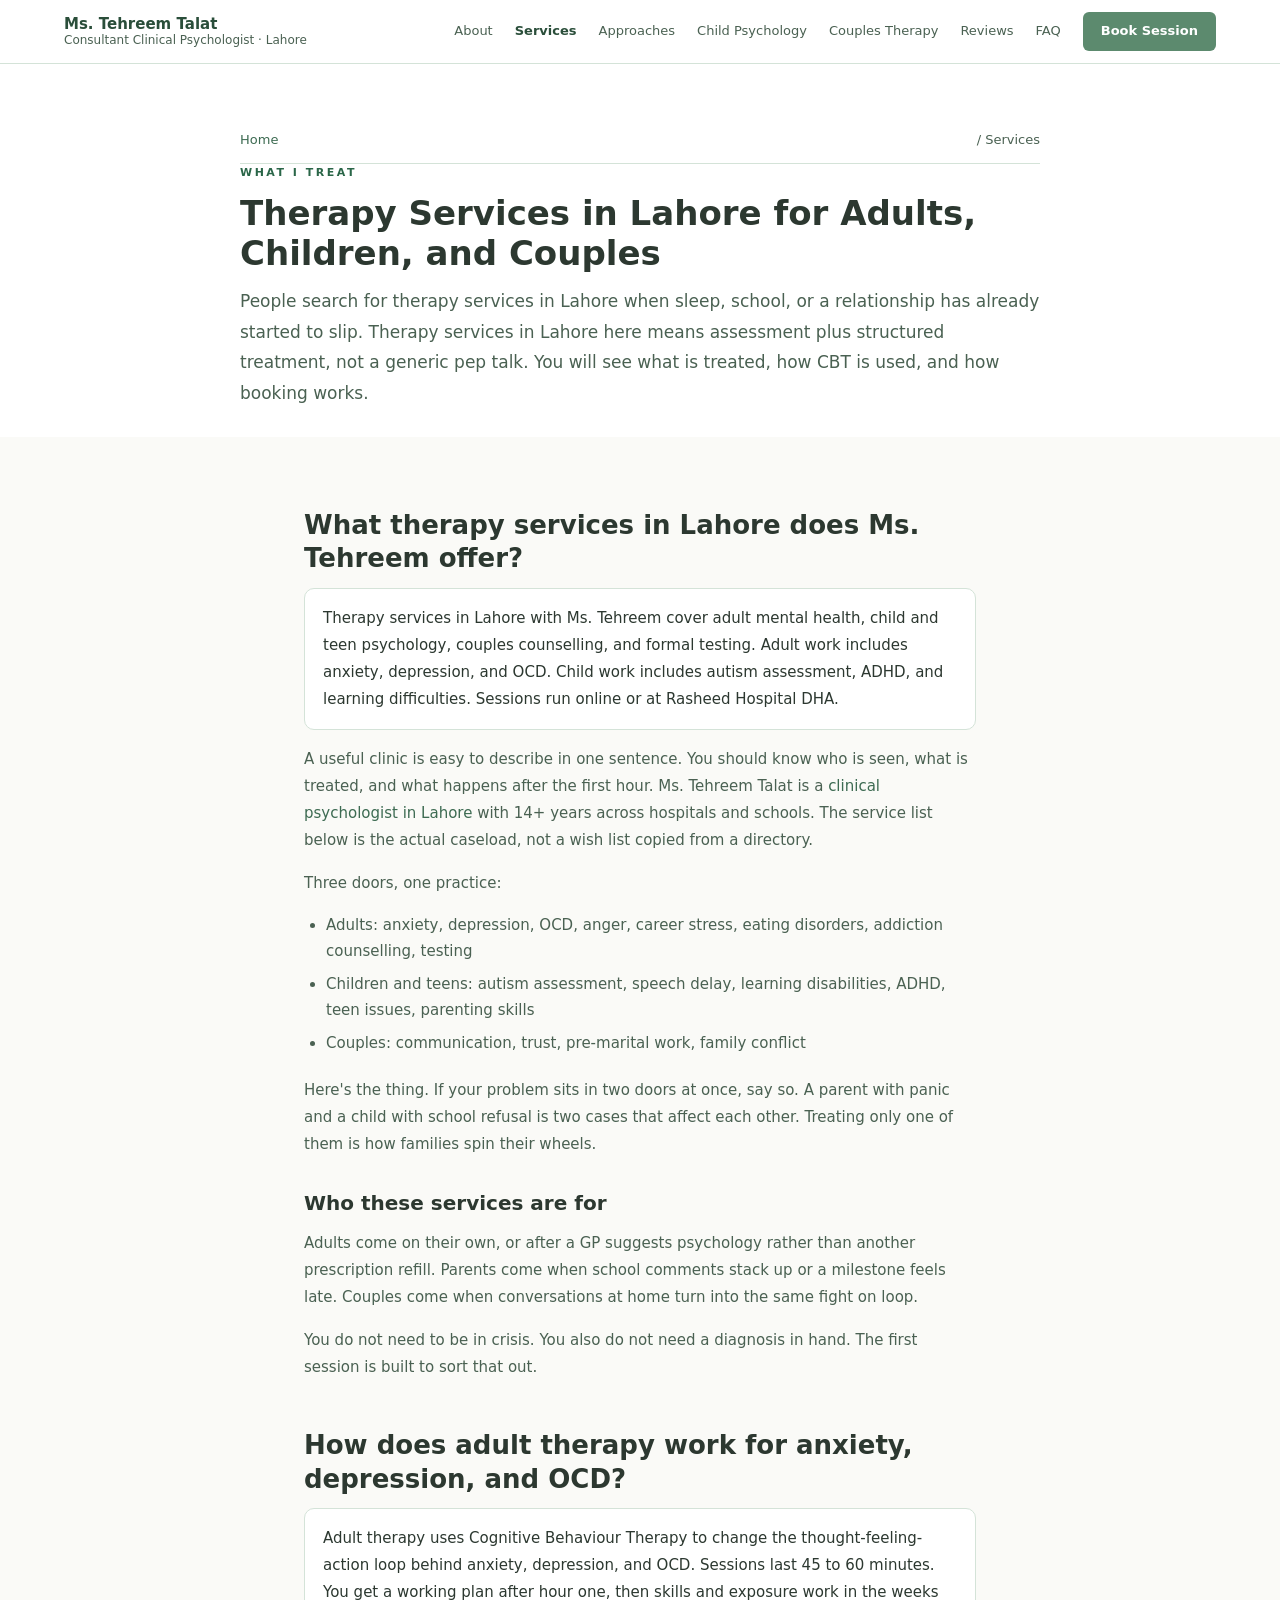
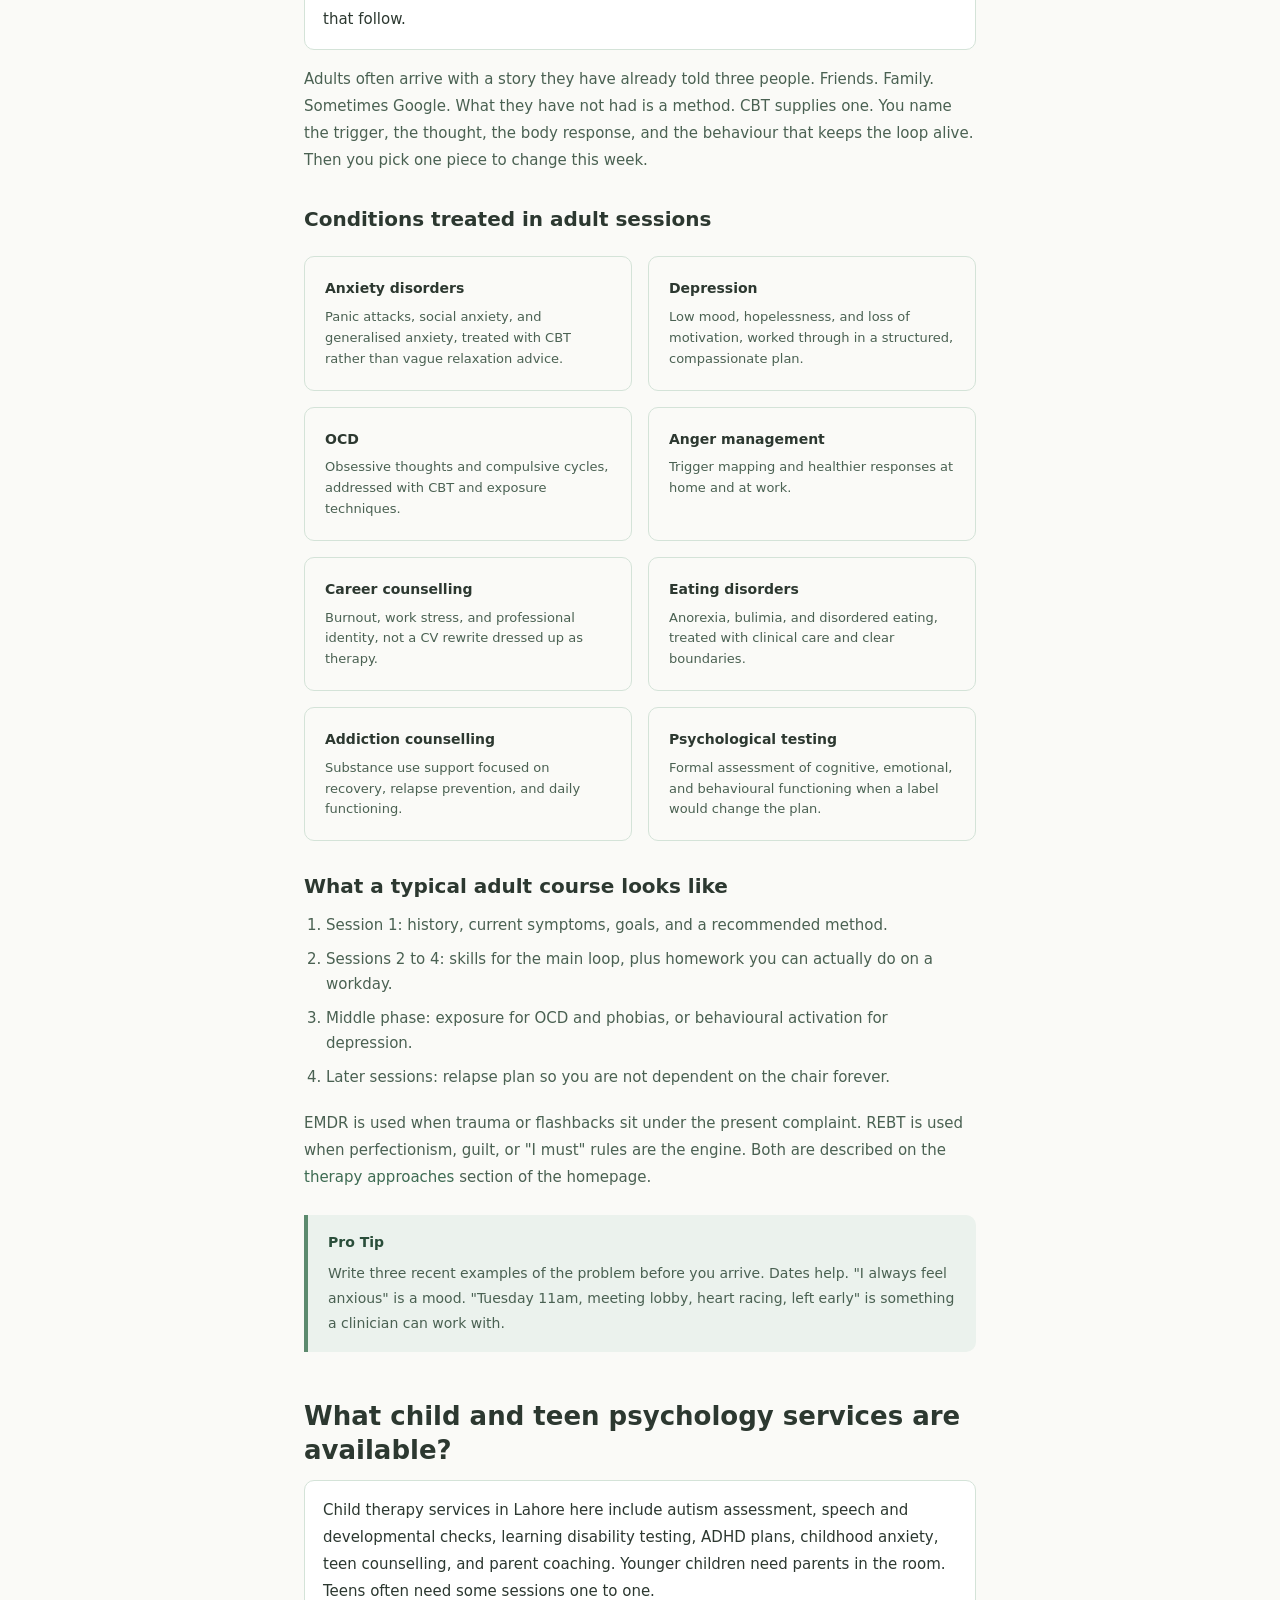
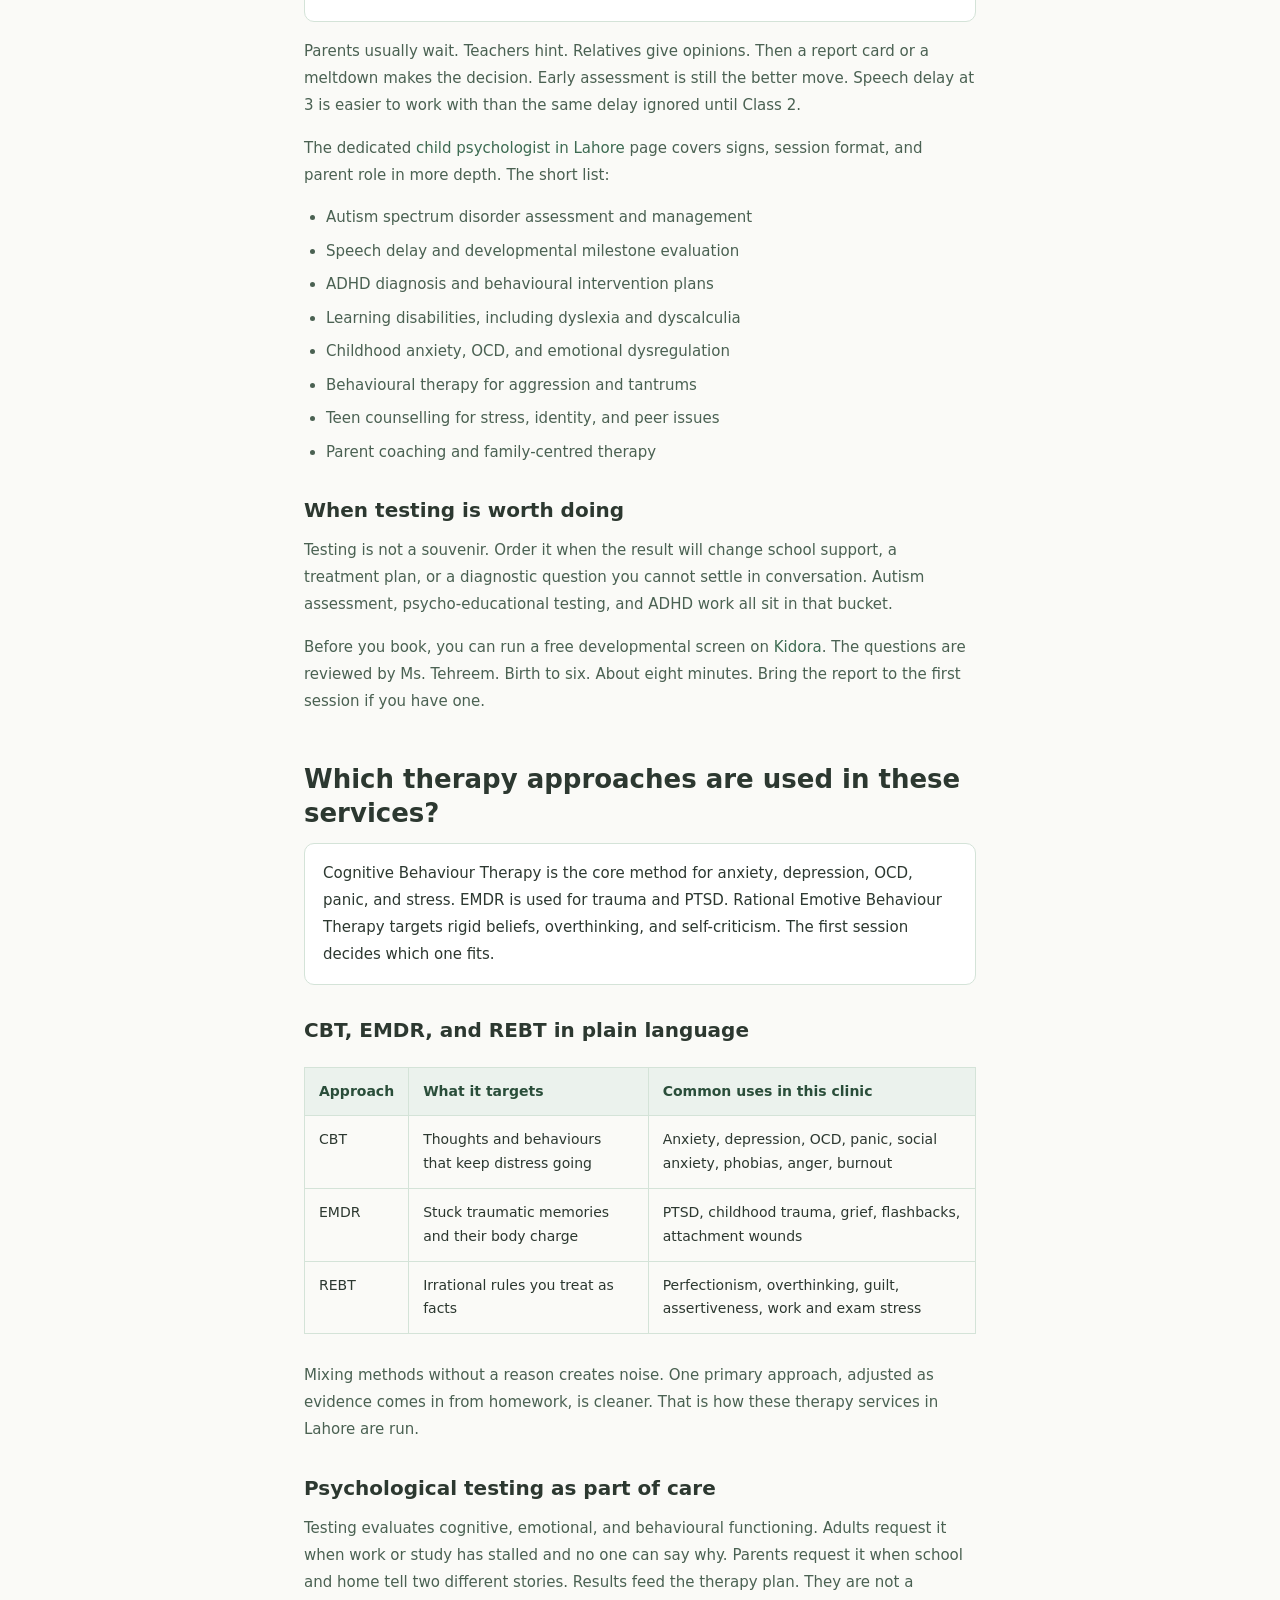
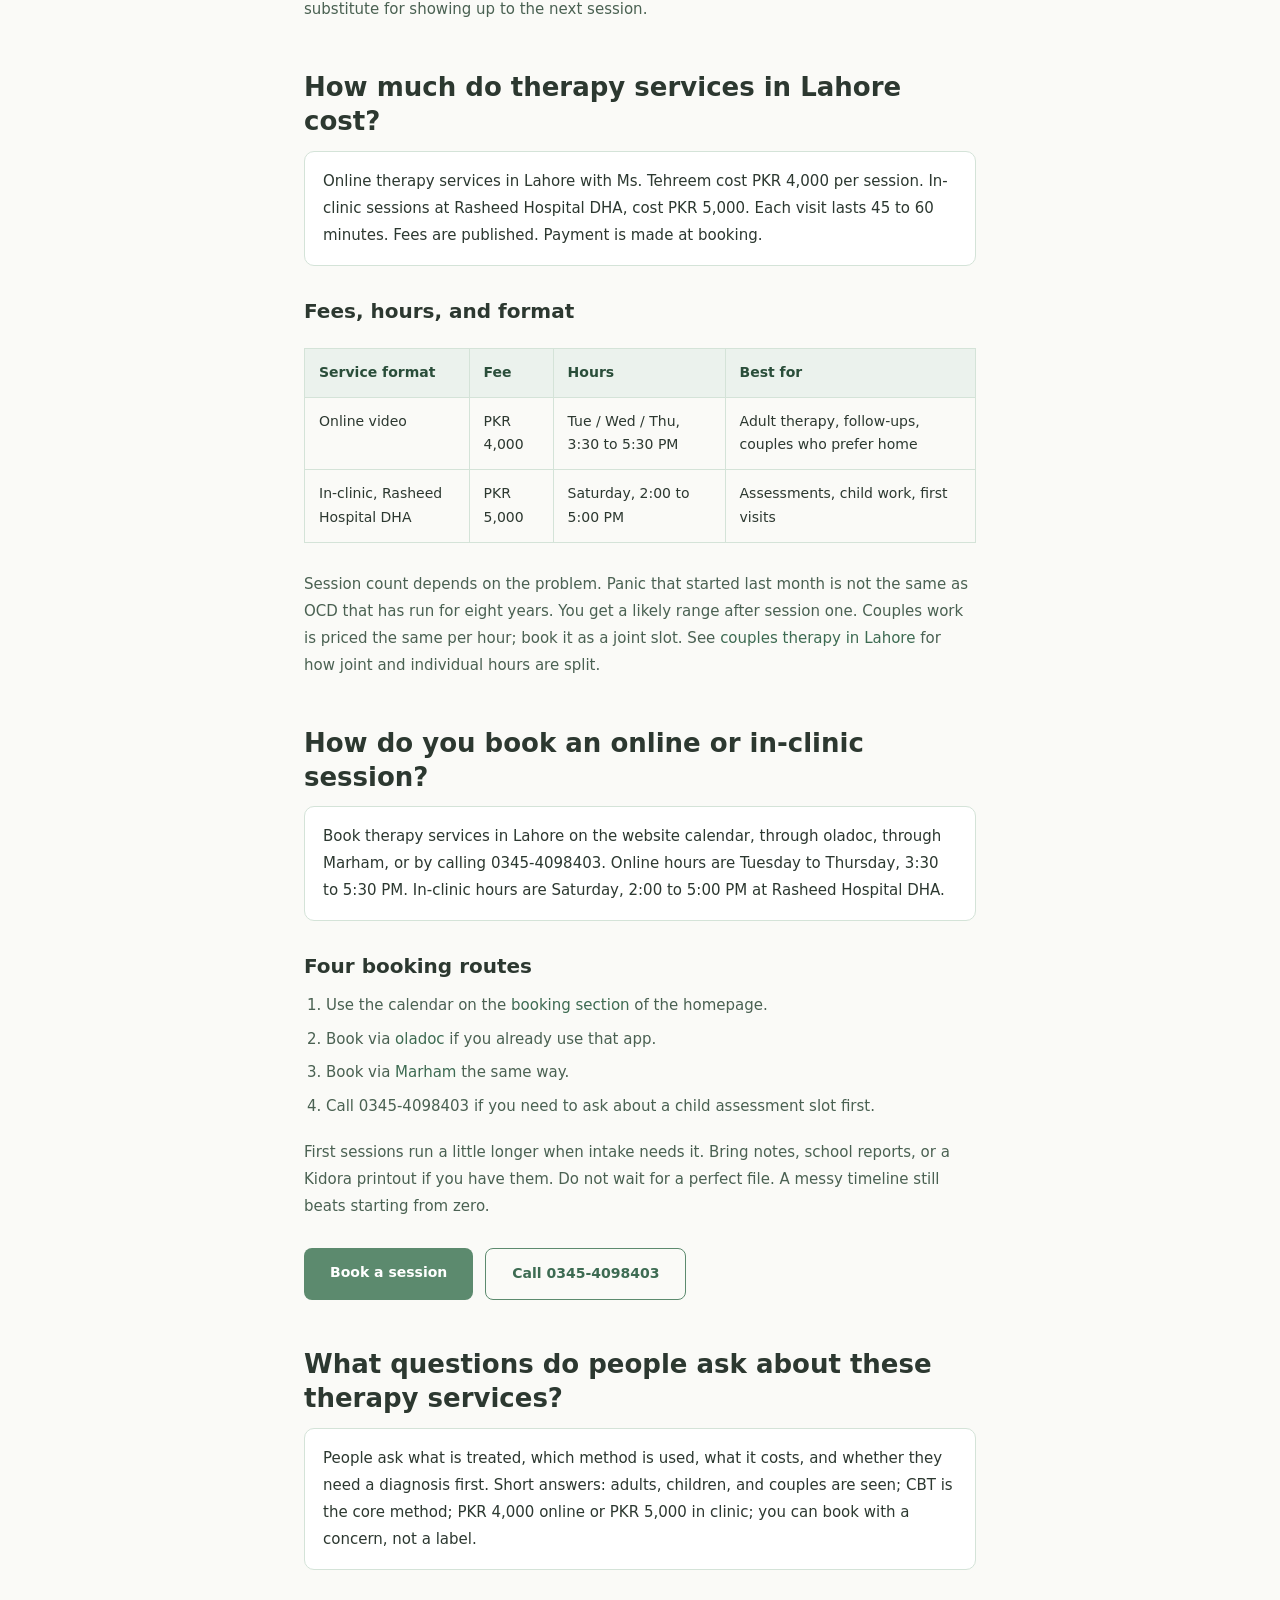
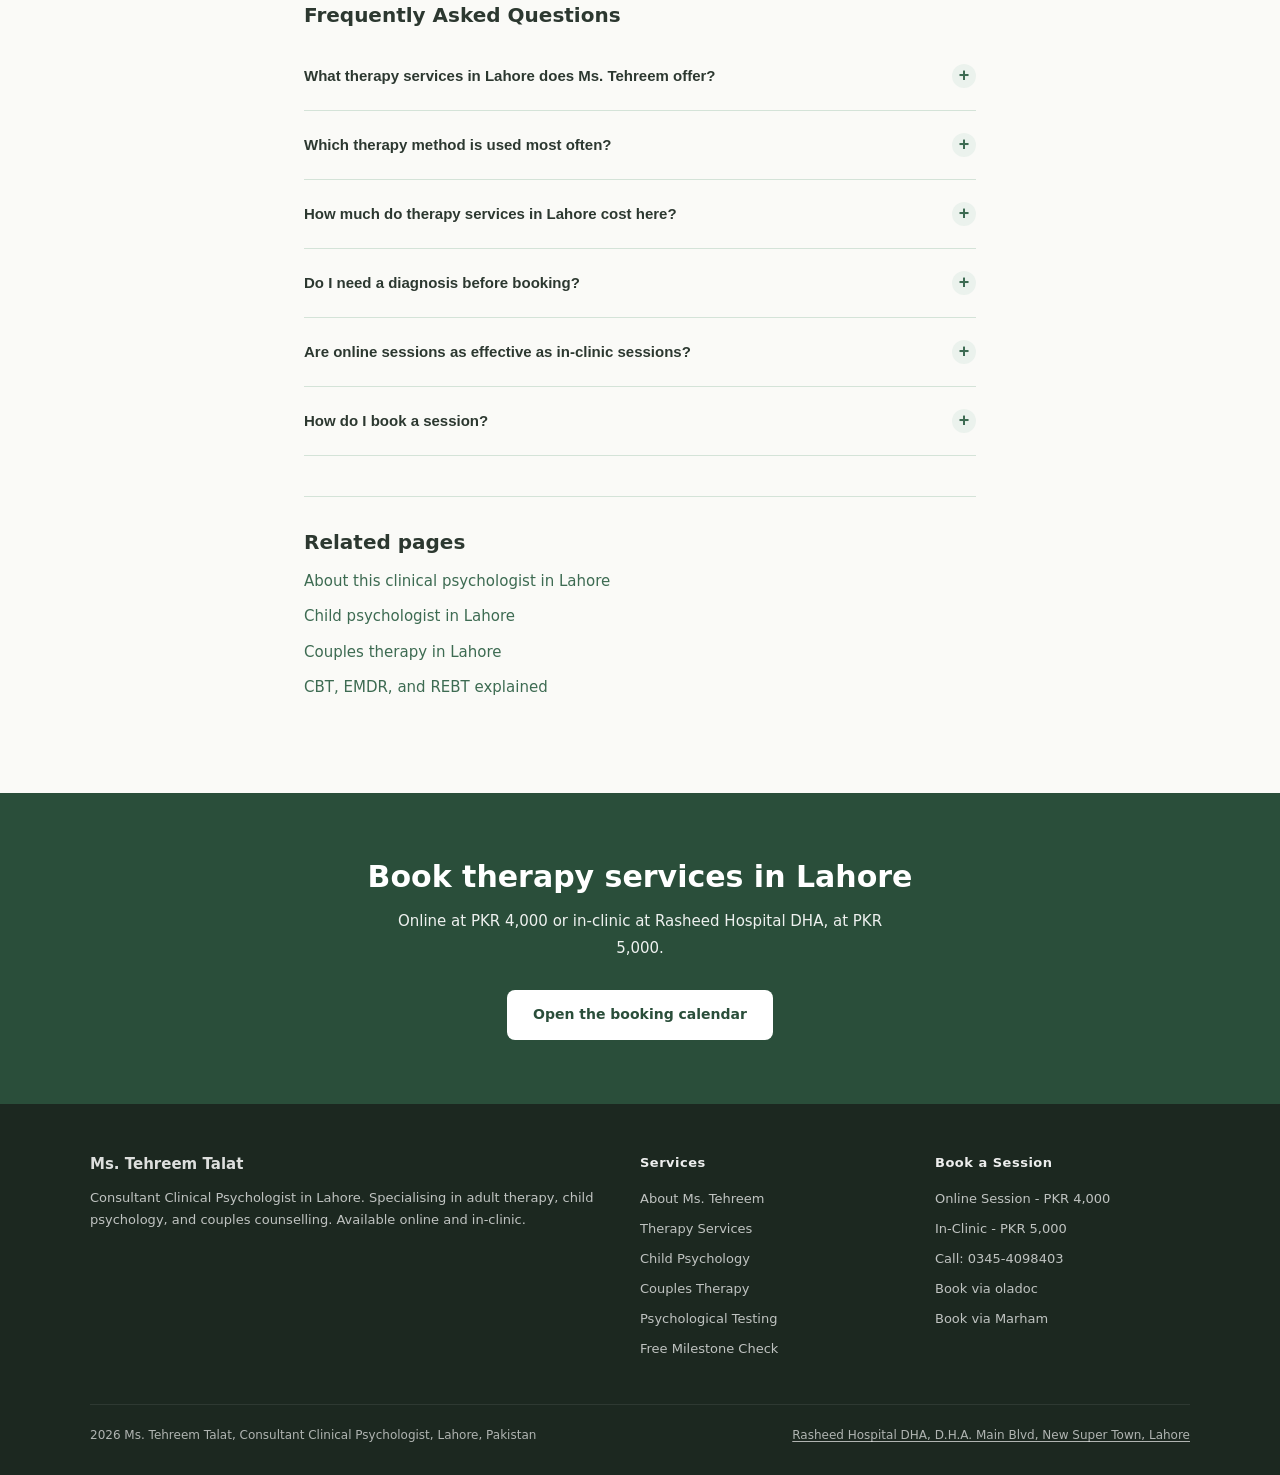
<file: services/index.html>
<!DOCTYPE html>
<html lang="en">
<head>
<meta charset="UTF-8">
<meta name="viewport" content="width=device-width,initial-scale=1.0">
<title>Therapy Services in Lahore | Adult and Child</title>
<meta name="description" content="Therapy services in Lahore for anxiety, depression, OCD, child assessment, and couples work. CBT-based care. Book online or in-clinic.">
<link rel="canonical" href="https://tehreemtalat.com/services/">
<meta name="robots" content="index, follow">
<meta property="og:title" content="Therapy Services in Lahore | Adult and Child">
<meta property="og:description" content="Adult therapy, child psychology, testing, and couples counselling in Lahore. Online PKR 4,000. In-clinic PKR 5,000.">
<meta property="og:type" content="article">
<meta property="og:url" content="https://tehreemtalat.com/services/">
<meta property="og:locale" content="en_PK">
<meta property="og:image" content="https://tehreemtalat.com/images/hero-session.webp">
<meta name="twitter:card" content="summary_large_image">
<meta name="twitter:title" content="Therapy Services in Lahore | Adult and Child">
<meta name="twitter:description" content="Anxiety, depression, OCD, child assessment, and couples counselling. Book with Ms. Tehreem Talat.">
<link rel="icon" type="image/x-icon" href="/favicon.ico">
<link rel="apple-touch-icon" href="/apple-touch-icon.png">
<link rel="stylesheet" href="/css/site.css">
<script type="application/ld+json">
{
  "@context": "https://schema.org",
  "@graph": [
    {
      "@type": "Article",
      "headline": "Therapy Services in Lahore for Adults, Children, and Couples",
      "description": "Guide to therapy services in Lahore with Ms. Tehreem Talat, covering adult therapy, child psychology, testing, approaches, fees, and booking.",
      "image": ["https://tehreemtalat.com/images/hero-session.webp"],
      "datePublished": "2026-09-28",
      "dateModified": "2026-09-28",
      "author": {
        "@type": "Person",
        "name": "Ms. Tehreem Talat",
        "url": "https://tehreemtalat.com/about/"
      },
      "publisher": {
        "@type": "MedicalBusiness",
        "name": "Ms. Tehreem Talat - Consultant Clinical Psychologist",
        "url": "https://tehreemtalat.com/"
      },
      "mainEntityOfPage": "https://tehreemtalat.com/services/"
    },
    {
      "@type": "BreadcrumbList",
      "itemListElement": [
        {"@type": "ListItem", "position": 1, "name": "Home", "item": "https://tehreemtalat.com/"},
        {"@type": "ListItem", "position": 2, "name": "Services", "item": "https://tehreemtalat.com/services/"}
      ]
    },
    {
      "@type": "FAQPage",
      "mainEntity": [
        {
          "@type": "Question",
          "name": "What therapy services in Lahore does Ms. Tehreem offer?",
          "acceptedAnswer": {"@type": "Answer", "text": "Adult work covers anxiety, depression, OCD, anger, career stress, eating disorders, addiction counselling, and psychological testing. Child work covers autism assessment, ADHD, learning disabilities, speech delay, teen issues, and parenting skills. Couples counselling is also available."}
        },
        {
          "@type": "Question",
          "name": "Which therapy method is used most often?",
          "acceptedAnswer": {"@type": "Answer", "text": "Cognitive Behaviour Therapy is the main method for anxiety, depression, OCD, panic, and related problems. EMDR is used for trauma. REBT is used when rigid beliefs drive distress. The method is chosen after the first session."}
        },
        {
          "@type": "Question",
          "name": "How much do therapy services in Lahore cost here?",
          "acceptedAnswer": {"@type": "Answer", "text": "Online video sessions cost PKR 4,000. In-clinic sessions at Rasheed Hospital DHA, cost PKR 5,000. A standard session lasts 45 to 60 minutes."}
        },
        {
          "@type": "Question",
          "name": "Do I need a diagnosis before booking?",
          "acceptedAnswer": {"@type": "Answer", "text": "No. You can book with a concern, not a label. The first session is an assessment conversation. Formal psychological testing is added only when it will change the plan."}
        },
        {
          "@type": "Question",
          "name": "Are online therapy services as effective as in-clinic sessions?",
          "acceptedAnswer": {"@type": "Answer", "text": "Yes for most adult conditions such as anxiety, depression, and OCD. Child assessments and play-based work are stronger in the clinic. Online hours are Tuesday to Thursday, 3:30 to 5:30 PM."}
        },
        {
          "@type": "Question",
          "name": "How do I book a session?",
          "acceptedAnswer": {"@type": "Answer", "text": "Book on the calendar on this website, through oladoc or Marham, or call 0345-4098403. Online slots run Tuesday to Thursday. In-clinic slots run Saturday 2:00 to 5:00 PM."}
        }
      ]
    }
  ]
}
</script>
</head>
<body>

<nav aria-label="Main navigation">
  <a href="/" class="logo-link" aria-label="Ms. Tehreem Talat - Go to homepage">
    <div class="logo">Ms. Tehreem Talat <span>Consultant Clinical Psychologist · Lahore</span></div>
  </a>
  <div class="nav-links">
    <a href="/about/">About</a>
    <a href="/services/" aria-current="page">Services</a>
    <a href="/#approaches">Approaches</a>
    <a href="/child-psychology/">Child Psychology</a>
    <a href="/couples-therapy/">Couples Therapy</a>
    <a href="/#reviews">Reviews</a>
    <a href="/#faq">FAQ</a>
    <a href="/#booking" class="nav-book">Book Session</a>
  </div>
  <button class="hamburger" id="hamburger" aria-label="Toggle navigation menu" aria-expanded="false" onclick="toggleMenu()">
    <span></span><span></span><span></span>
  </button>
</nav>

<div class="mobile-nav" id="mobileNav" role="navigation" aria-label="Mobile navigation">
  <a href="/about/" onclick="closeMenu()">About</a>
  <a href="/services/" aria-current="page" onclick="closeMenu()">Services</a>
  <a href="/#approaches" onclick="closeMenu()">Approaches</a>
  <a href="/child-psychology/" onclick="closeMenu()">Child Psychology</a>
  <a href="/couples-therapy/" onclick="closeMenu()">Couples Therapy</a>
  <a href="/#reviews" onclick="closeMenu()">Reviews</a>
  <a href="/#faq" onclick="closeMenu()">FAQ</a>
  <a href="/#booking" onclick="closeMenu()">Book Session</a>
</div>

<main>
<header class="page-hero">
  <div class="page-hero-inner">
    <nav class="breadcrumb" aria-label="Breadcrumb">
      <a href="/">Home</a> / Services
    </nav>
    <div class="label label-sage">What I Treat</div>
    <h1>Therapy Services in Lahore for Adults, Children, and Couples</h1>
    <p class="lead">People search for therapy services in Lahore when sleep, school, or a relationship has already started to slip. Therapy services in Lahore here means assessment plus structured treatment, not a generic pep talk. You will see what is treated, how CBT is used, and how booking works.</p>
  </div>
</header>

<article class="article">
  <h2>What therapy services in Lahore does Ms. Tehreem offer?</h2>
  <p class="extractive">Therapy services in Lahore with Ms. Tehreem cover adult mental health, child and teen psychology, couples counselling, and formal testing. Adult work includes anxiety, depression, and OCD. Child work includes autism assessment, ADHD, and learning difficulties. Sessions run online or at Rasheed Hospital DHA.</p>

  <p>A useful clinic is easy to describe in one sentence. You should know who is seen, what is treated, and what happens after the first hour. Ms. Tehreem Talat is a <a href="/about/">clinical psychologist in Lahore</a> with 14+ years across hospitals and schools. The service list below is the actual caseload, not a wish list copied from a directory.</p>

  <p>Three doors, one practice:</p>
  <ul>
    <li>Adults: anxiety, depression, OCD, anger, career stress, eating disorders, addiction counselling, testing</li>
    <li>Children and teens: autism assessment, speech delay, learning disabilities, ADHD, teen issues, parenting skills</li>
    <li>Couples: communication, trust, pre-marital work, family conflict</li>
  </ul>

  <p>Here's the thing. If your problem sits in two doors at once, say so. A parent with panic and a child with school refusal is two cases that affect each other. Treating only one of them is how families spin their wheels.</p>

  <h3>Who these services are for</h3>
  <p>Adults come on their own, or after a GP suggests psychology rather than another prescription refill. Parents come when school comments stack up or a milestone feels late. Couples come when conversations at home turn into the same fight on loop.</p>

  <p>You do not need to be in crisis. You also do not need a diagnosis in hand. The first session is built to sort that out.</p>

  <h2>How does adult therapy work for anxiety, depression, and OCD?</h2>
  <p class="extractive">Adult therapy uses Cognitive Behaviour Therapy to change the thought-feeling-action loop behind anxiety, depression, and OCD. Sessions last 45 to 60 minutes. You get a working plan after hour one, then skills and exposure work in the weeks that follow.</p>

  <p>Adults often arrive with a story they have already told three people. Friends. Family. Sometimes Google. What they have not had is a method. CBT supplies one. You name the trigger, the thought, the body response, and the behaviour that keeps the loop alive. Then you pick one piece to change this week.</p>

  <h3>Conditions treated in adult sessions</h3>
  <div class="scard-grid">
    <div class="scard"><div class="scard-name">Anxiety disorders</div><div class="scard-desc">Panic attacks, social anxiety, and generalised anxiety, treated with CBT rather than vague relaxation advice.</div></div>
    <div class="scard"><div class="scard-name">Depression</div><div class="scard-desc">Low mood, hopelessness, and loss of motivation, worked through in a structured, compassionate plan.</div></div>
    <div class="scard"><div class="scard-name">OCD</div><div class="scard-desc">Obsessive thoughts and compulsive cycles, addressed with CBT and exposure techniques.</div></div>
    <div class="scard"><div class="scard-name">Anger management</div><div class="scard-desc">Trigger mapping and healthier responses at home and at work.</div></div>
    <div class="scard"><div class="scard-name">Career counselling</div><div class="scard-desc">Burnout, work stress, and professional identity, not a CV rewrite dressed up as therapy.</div></div>
    <div class="scard"><div class="scard-name">Eating disorders</div><div class="scard-desc">Anorexia, bulimia, and disordered eating, treated with clinical care and clear boundaries.</div></div>
    <div class="scard"><div class="scard-name">Addiction counselling</div><div class="scard-desc">Substance use support focused on recovery, relapse prevention, and daily functioning.</div></div>
    <div class="scard"><div class="scard-name">Psychological testing</div><div class="scard-desc">Formal assessment of cognitive, emotional, and behavioural functioning when a label would change the plan.</div></div>
  </div>

  <h3>What a typical adult course looks like</h3>
  <ol>
    <li>Session 1: history, current symptoms, goals, and a recommended method.</li>
    <li>Sessions 2 to 4: skills for the main loop, plus homework you can actually do on a workday.</li>
    <li>Middle phase: exposure for OCD and phobias, or behavioural activation for depression.</li>
    <li>Later sessions: relapse plan so you are not dependent on the chair forever.</li>
  </ol>

  <p>EMDR is used when trauma or flashbacks sit under the present complaint. REBT is used when perfectionism, guilt, or "I must" rules are the engine. Both are described on the <a href="/#approaches">therapy approaches</a> section of the homepage.</p>

  <div class="tip-box">
    <strong>Pro Tip</strong>
    <p>Write three recent examples of the problem before you arrive. Dates help. "I always feel anxious" is a mood. "Tuesday 11am, meeting lobby, heart racing, left early" is something a clinician can work with.</p>
  </div>

  <h2>What child and teen psychology services are available?</h2>
  <p class="extractive">Child therapy services in Lahore here include autism assessment, speech and developmental checks, learning disability testing, ADHD plans, childhood anxiety, teen counselling, and parent coaching. Younger children need parents in the room. Teens often need some sessions one to one.</p>

  <p>Parents usually wait. Teachers hint. Relatives give opinions. Then a report card or a meltdown makes the decision. Early assessment is still the better move. Speech delay at 3 is easier to work with than the same delay ignored until Class 2.</p>

  <p>The dedicated <a href="/child-psychology/">child psychologist in Lahore</a> page covers signs, session format, and parent role in more depth. The short list:</p>
  <ul>
    <li>Autism spectrum disorder assessment and management</li>
    <li>Speech delay and developmental milestone evaluation</li>
    <li>ADHD diagnosis and behavioural intervention plans</li>
    <li>Learning disabilities, including dyslexia and dyscalculia</li>
    <li>Childhood anxiety, OCD, and emotional dysregulation</li>
    <li>Behavioural therapy for aggression and tantrums</li>
    <li>Teen counselling for stress, identity, and peer issues</li>
    <li>Parent coaching and family-centred therapy</li>
  </ul>

  <h3>When testing is worth doing</h3>
  <p>Testing is not a souvenir. Order it when the result will change school support, a treatment plan, or a diagnostic question you cannot settle in conversation. Autism assessment, psycho-educational testing, and ADHD work all sit in that bucket.</p>

  <p>Before you book, you can run a free developmental screen on <a href="https://kidora.pro/?ref=tehreem" target="_blank" rel="noopener">Kidora</a>. The questions are reviewed by Ms. Tehreem. Birth to six. About eight minutes. Bring the report to the first session if you have one.</p>

  <h2>Which therapy approaches are used in these services?</h2>
  <p class="extractive">Cognitive Behaviour Therapy is the core method for anxiety, depression, OCD, panic, and stress. EMDR is used for trauma and PTSD. Rational Emotive Behaviour Therapy targets rigid beliefs, overthinking, and self-criticism. The first session decides which one fits.</p>

  <h3>CBT, EMDR, and REBT in plain language</h3>
  <div class="table-wrap">
    <table>
      <thead>
        <tr>
          <th>Approach</th>
          <th>What it targets</th>
          <th>Common uses in this clinic</th>
        </tr>
      </thead>
      <tbody>
        <tr>
          <td>CBT</td>
          <td>Thoughts and behaviours that keep distress going</td>
          <td>Anxiety, depression, OCD, panic, social anxiety, phobias, anger, burnout</td>
        </tr>
        <tr>
          <td>EMDR</td>
          <td>Stuck traumatic memories and their body charge</td>
          <td>PTSD, childhood trauma, grief, flashbacks, attachment wounds</td>
        </tr>
        <tr>
          <td>REBT</td>
          <td>Irrational rules you treat as facts</td>
          <td>Perfectionism, overthinking, guilt, assertiveness, work and exam stress</td>
        </tr>
      </tbody>
    </table>
  </div>

  <p>Mixing methods without a reason creates noise. One primary approach, adjusted as evidence comes in from homework, is cleaner. That is how these therapy services in Lahore are run.</p>

  <h3>Psychological testing as part of care</h3>
  <p>Testing evaluates cognitive, emotional, and behavioural functioning. Adults request it when work or study has stalled and no one can say why. Parents request it when school and home tell two different stories. Results feed the therapy plan. They are not a substitute for showing up to the next session.</p>

  <h2>How much do therapy services in Lahore cost?</h2>
  <p class="extractive">Online therapy services in Lahore with Ms. Tehreem cost PKR 4,000 per session. In-clinic sessions at Rasheed Hospital DHA, cost PKR 5,000. Each visit lasts 45 to 60 minutes. Fees are published. Payment is made at booking.</p>

  <h3>Fees, hours, and format</h3>
  <div class="table-wrap">
    <table>
      <thead>
        <tr>
          <th>Service format</th>
          <th>Fee</th>
          <th>Hours</th>
          <th>Best for</th>
        </tr>
      </thead>
      <tbody>
        <tr>
          <td>Online video</td>
          <td>PKR 4,000</td>
          <td>Tue / Wed / Thu, 3:30 to 5:30 PM</td>
          <td>Adult therapy, follow-ups, couples who prefer home</td>
        </tr>
        <tr>
          <td>In-clinic, Rasheed Hospital DHA</td>
          <td>PKR 5,000</td>
          <td>Saturday, 2:00 to 5:00 PM</td>
          <td>Assessments, child work, first visits</td>
        </tr>
      </tbody>
    </table>
  </div>

  <p>Session count depends on the problem. Panic that started last month is not the same as OCD that has run for eight years. You get a likely range after session one. Couples work is priced the same per hour; book it as a joint slot. See <a href="/couples-therapy/">couples therapy in Lahore</a> for how joint and individual hours are split.</p>

  <h2>How do you book an online or in-clinic session?</h2>
  <p class="extractive">Book therapy services in Lahore on the website calendar, through oladoc, through Marham, or by calling 0345-4098403. Online hours are Tuesday to Thursday, 3:30 to 5:30 PM. In-clinic hours are Saturday, 2:00 to 5:00 PM at Rasheed Hospital DHA.</p>

  <h3>Four booking routes</h3>
  <ol>
    <li>Use the calendar on the <a href="/#booking">booking section</a> of the homepage.</li>
    <li>Book via <a href="https://www.oladoc.com/pakistan/lahore/psychologist/ms-tehreem-talat" target="_blank" rel="noopener">oladoc</a> if you already use that app.</li>
    <li>Book via <a href="https://www.marham.pk/doctors/lahore/psychologist/ms-tehreem-talat" target="_blank" rel="noopener">Marham</a> the same way.</li>
    <li>Call 0345-4098403 if you need to ask about a child assessment slot first.</li>
  </ol>

  <p>First sessions run a little longer when intake needs it. Bring notes, school reports, or a Kidora printout if you have them. Do not wait for a perfect file. A messy timeline still beats starting from zero.</p>

  <div class="cta-row">
    <a href="/#booking" class="btn btn-primary">Book a session</a>
    <a href="tel:+923454098403" class="btn btn-outline">Call 0345-4098403</a>
  </div>

  <h2>What questions do people ask about these therapy services?</h2>
  <p class="extractive">People ask what is treated, which method is used, what it costs, and whether they need a diagnosis first. Short answers: adults, children, and couples are seen; CBT is the core method; PKR 4,000 online or PKR 5,000 in clinic; you can book with a concern, not a label.</p>

  <h3>Frequently Asked Questions</h3>

  <div class="faq-item">
    <h4><button class="faq-q" onclick="faq(this)" aria-expanded="false">What therapy services in Lahore does Ms. Tehreem offer?<span class="faq-icon" aria-hidden="true">+</span></button></h4>
    <div class="faq-a">Adult work covers anxiety, depression, OCD, anger, career stress, eating disorders, addiction counselling, and testing. Child work covers autism assessment, ADHD, learning disabilities, speech delay, teen issues, and parenting. Couples counselling is also available.</div>
  </div>
  <div class="faq-item">
    <h4><button class="faq-q" onclick="faq(this)" aria-expanded="false">Which therapy method is used most often?<span class="faq-icon" aria-hidden="true">+</span></button></h4>
    <div class="faq-a">Cognitive Behaviour Therapy is the main method for anxiety, depression, OCD, panic, and related problems. EMDR is used for trauma. REBT is used when rigid beliefs drive distress. The method is chosen after the first session.</div>
  </div>
  <div class="faq-item">
    <h4><button class="faq-q" onclick="faq(this)" aria-expanded="false">How much do therapy services in Lahore cost here?<span class="faq-icon" aria-hidden="true">+</span></button></h4>
    <div class="faq-a">Online video sessions cost PKR 4,000. In-clinic sessions at Rasheed Hospital DHA, cost PKR 5,000. A standard session lasts 45 to 60 minutes. Payment is made at booking.</div>
  </div>
  <div class="faq-item">
    <h4><button class="faq-q" onclick="faq(this)" aria-expanded="false">Do I need a diagnosis before booking?<span class="faq-icon" aria-hidden="true">+</span></button></h4>
    <div class="faq-a">No. You can book with a concern, not a label. The first session is an assessment conversation. Formal psychological testing is added only when it will change the plan.</div>
  </div>
  <div class="faq-item">
    <h4><button class="faq-q" onclick="faq(this)" aria-expanded="false">Are online sessions as effective as in-clinic sessions?<span class="faq-icon" aria-hidden="true">+</span></button></h4>
    <div class="faq-a">Yes for most adult conditions such as anxiety, depression, and OCD. Child assessments and play-based work are stronger in the clinic. Online hours are Tuesday to Thursday, 3:30 to 5:30 PM.</div>
  </div>
  <div class="faq-item">
    <h4><button class="faq-q" onclick="faq(this)" aria-expanded="false">How do I book a session?<span class="faq-icon" aria-hidden="true">+</span></button></h4>
    <div class="faq-a">Book on the calendar on this website, through oladoc or Marham, or call 0345-4098403. Online slots run Tuesday to Thursday. In-clinic slots run Saturday 2:00 to 5:00 PM.</div>
  </div>

  <div class="related">
    <h3>Related pages</h3>
    <ul>
      <li><a href="/about/">About this clinical psychologist in Lahore</a></li>
      <li><a href="/child-psychology/">Child psychologist in Lahore</a></li>
      <li><a href="/couples-therapy/">Couples therapy in Lahore</a></li>
      <li><a href="/#approaches">CBT, EMDR, and REBT explained</a></li>
    </ul>
  </div>
</article>
</main>

<section class="section-cta" aria-label="Book a session">
  <h2>Book therapy services in Lahore</h2>
  <p>Online at PKR 4,000 or in-clinic at Rasheed Hospital DHA, at PKR 5,000.</p>
  <a href="/#booking" class="btn btn-white">Open the booking calendar</a>
</section>

<footer>
  <div class="footer-grid">
    <div class="footer-brand">
      <div style="font-size:15px;font-weight:700;color:rgba(255,255,255,0.85)">Ms. Tehreem Talat</div>
      <p>Consultant Clinical Psychologist in Lahore. Specialising in adult therapy, child psychology, and couples counselling. Available online and in-clinic.</p>
    </div>
    <div class="footer-col">
      <h4>Services</h4>
      <a href="/about/">About Ms. Tehreem</a>
      <a href="/services/">Therapy Services</a>
      <a href="/child-psychology/">Child Psychology</a>
      <a href="/couples-therapy/">Couples Therapy</a>
      <a href="/services/">Psychological Testing</a>
      <a href="https://kidora.pro/?ref=tehreem" target="_blank" rel="noopener">Free Milestone Check</a>
    </div>
    <div class="footer-col">
      <h4>Book a Session</h4>
      <a href="/#booking">Online Session - PKR 4,000</a>
      <a href="/#booking">In-Clinic - PKR 5,000</a>
      <a href="tel:+923454098403">Call: 0345-4098403</a>
      <a href="https://www.oladoc.com/pakistan/lahore/psychologist/ms-tehreem-talat" target="_blank" rel="noopener">Book via oladoc</a>
      <a href="https://www.marham.pk/doctors/lahore/psychologist/ms-tehreem-talat" target="_blank" rel="noopener">Book via Marham</a>
    </div>
  </div>
  <div class="footer-bottom">
    <p>2026 Ms. Tehreem Talat, Consultant Clinical Psychologist, Lahore, Pakistan</p>
    <p><a href="https://maps.app.goo.gl/K78k2XKnkosjXUMSA" target="_blank" rel="noopener">Rasheed Hospital DHA, D.H.A. Main Blvd, New Super Town, Lahore</a></p>
  </div>
</footer>

<script src="/js/site.js"></script>
</body>
</html>
</file>
<file: css/site.css>
*{margin:0;padding:0;box-sizing:border-box}
:root{
--sage:#5C8A6E;--sage-light:#EBF2ED;--sage-mid:#A8CBAF;--sage-dark:#3D6B52;--sage-deep:#2A4E3A;
--cream:#FAFAF7;--white:#FFFFFF;--text:#2C3830;--muted:#4A6152;--border:#D4E3D8;
--child-bg:#F0F7FF;--child-accent:#3A6F95;--couple-bg:#FFF8F0;--couple-accent:#8C5222
}
body{font-family:'Segoe UI',system-ui,sans-serif;color:var(--text);background:var(--cream);line-height:1.7;font-size:15px}
a{color:var(--sage-dark);text-decoration:none}
h1{font-size:38px;font-weight:700;line-height:1.2;margin-bottom:16px}
h2{font-size:30px;font-weight:600;line-height:1.3;margin-bottom:14px}
h3{font-size:18px;font-weight:600;margin-bottom:8px}
p{color:var(--muted);margin-bottom:14px;line-height:1.8}
section{padding:76px 5%}
.wrap{max-width:1100px;margin:0 auto}
.label{font-size:11px;letter-spacing:2.5px;text-transform:uppercase;font-weight:600;margin-bottom:10px}
.label-sage{color:#2A6648}
.label-child{color:var(--child-accent)}
.label-couple{color:var(--couple-accent)}
.btn{display:inline-block;padding:13px 26px;border-radius:8px;font-size:14px;font-weight:600;cursor:pointer}
.btn-primary{background:var(--sage);color:#fff}
.btn-outline{background:transparent;color:var(--sage-dark);border:1.5px solid var(--sage)}
.btn-white{background:#fff;color:var(--sage-deep);font-weight:700}
.btn-child{background:var(--child-accent);color:#fff}
.btn-couple{background:var(--couple-accent);color:#fff}

/* NAV */
nav{background:var(--white);border-bottom:1px solid var(--border);padding:0 5%;position:sticky;top:0;z-index:200;height:64px;display:flex;align-items:center;justify-content:space-between}
.logo-link{text-decoration:none;cursor:pointer}
.logo{font-size:15px;font-weight:700;color:var(--sage-deep);line-height:1.2}
.logo span{font-size:12px;font-weight:400;color:var(--muted);display:block}
.nav-links{display:flex;gap:22px;align-items:center}
.nav-links a{font-size:13px;color:var(--muted)}
.nav-links a[aria-current="page"]{color:var(--sage-deep);font-weight:600}
.nav-book{background:var(--sage);color:#fff !important;padding:8px 18px;border-radius:6px;font-size:13px;font-weight:600}

/* HAMBURGER BUTTON */
.hamburger{display:none;flex-direction:column;justify-content:space-between;width:26px;height:19px;background:none;border:none;cursor:pointer;padding:0;z-index:300}
.hamburger span{display:block;width:100%;height:2px;background:var(--sage-deep);border-radius:2px;transition:transform 0.3s,opacity 0.3s}
.hamburger.open span:nth-child(1){transform:translateY(8.5px) rotate(45deg)}
.hamburger.open span:nth-child(2){opacity:0}
.hamburger.open span:nth-child(3){transform:translateY(-8.5px) rotate(-45deg)}

/* MOBILE NAV DRAWER */
.mobile-nav{display:none;position:fixed;top:64px;left:0;right:0;bottom:0;background:#ffffff;z-index:9999;flex-direction:column;padding:8px 0 24px;gap:0;overflow-y:auto;box-shadow:0 8px 32px rgba(0,0,0,0.18)}
.mobile-nav.open{display:flex}
.mobile-nav a{font-size:16px;color:#2C3830;padding:14px 5%;border-bottom:1px solid #D4E3D8;font-weight:500;background:#ffffff;display:block;text-decoration:none}
.mobile-nav a:hover{background:#EBF2ED;color:#2A4E3A}
.mobile-nav a[aria-current="page"]{color:#2A4E3A;font-weight:700;background:#EBF2ED}
.mobile-nav a:last-child{border-bottom:none;background:#5C8A6E;color:#ffffff !important;padding:14px 5%;text-align:center;font-weight:600;margin:12px 5%;border-radius:8px;display:block}

/* HERO */
#hero{background:var(--white);padding:72px 5% 60px}
.hero-grid{max-width:1100px;margin:0 auto;display:grid;grid-template-columns:1fr 440px;gap:60px;align-items:center}
.hero-badge{display:inline-flex;align-items:center;gap:8px;background:var(--sage-light);color:var(--sage-dark);font-size:12px;font-weight:600;padding:6px 14px;border-radius:20px;margin-bottom:18px}
.hero-badge::before{content:'';width:7px;height:7px;background:var(--sage);border-radius:50%}
.hero-sub{font-size:16px;color:var(--muted);margin-bottom:24px;line-height:1.8}
.hero-pills{display:flex;gap:10px;flex-wrap:wrap;margin-bottom:28px}
.pill{background:var(--sage-light);color:var(--sage-dark);font-size:12px;font-weight:600;padding:5px 12px;border-radius:20px}
.hero-btns{display:flex;gap:12px;flex-wrap:wrap;margin-bottom:32px}
.hero-img{border-radius:16px;overflow:hidden;aspect-ratio:4/5;background:var(--sage-light)}
.hero-img img{width:100%;height:100%;object-fit:cover;display:block}
.stats-row{display:grid;grid-template-columns:repeat(3,1fr);gap:1px;background:var(--border);border:1px solid var(--border);border-radius:12px;overflow:hidden}
.stat{background:var(--white);padding:14px;text-align:center}
.stat-n{font-size:22px;font-weight:700;color:var(--sage-dark)}
.stat-l{font-size:11px;color:var(--muted);margin-top:2px}

/* TRUST BAR */
#trust{background:var(--sage-deep);padding:20px 5%}
.trust-inner{max-width:1100px;margin:0 auto;display:flex;justify-content:space-around;align-items:center;flex-wrap:wrap;gap:16px}
.trust-item{display:flex;align-items:center;gap:10px;color:rgba(255,255,255,0.9);font-size:13px}
.trust-icon{width:32px;height:32px;background:rgba(255,255,255,0.15);border-radius:50%;display:flex;align-items:center;justify-content:center;font-size:14px;flex-shrink:0}

/* ABOUT */
#about{background:var(--sage-light)}
.about-grid{display:grid;grid-template-columns:1fr 1fr;gap:60px;align-items:start}
.qual-list{list-style:none;margin-top:8px}
.qual-list li{display:flex;gap:10px;padding:10px 0;border-bottom:1px solid var(--border);font-size:14px;color:var(--muted);align-items:start}
.qual-list li::before{content:'✓';color:var(--sage);font-weight:700;flex-shrink:0;margin-top:1px}
.timeline{margin-top:8px}
.tl-item{padding:12px 0 12px 18px;border-left:2px solid var(--sage-mid);position:relative;margin-bottom:2px}
.tl-item::before{content:'';width:10px;height:10px;background:var(--sage);border-radius:50%;position:absolute;left:-6px;top:16px}
.tl-year{font-size:11px;color:#1E5C3A;font-weight:700;letter-spacing:1px;margin-bottom:2px}
.tl-role{font-size:14px;font-weight:600;color:var(--text);margin:0 0 1px}
.tl-place{font-size:13px;color:var(--muted);margin:0}

/* SERVICES */
#services{background:var(--white)}
.services-hdr{text-align:center;margin-bottom:40px}
.tabs{display:flex;border:1.5px solid var(--border);border-radius:8px;overflow:hidden;width:fit-content;margin:0 auto 32px}
.tab{padding:10px 28px;font-size:14px;font-weight:600;border:none;cursor:pointer;background:transparent;color:var(--muted)}
.tab.on{background:var(--sage);color:#fff}
.tc{display:none;grid-template-columns:repeat(auto-fit,minmax(210px,1fr));gap:16px}
.tc.on{display:grid}
.scard{background:var(--cream);border:1px solid var(--border);border-radius:10px;padding:20px;transition:border-color .2s,transform .2s}
.scard:hover{border-color:var(--sage-mid);transform:translateY(-2px)}
.scard-ico{font-size:22px;margin-bottom:10px}
.scard-name{font-size:14px;font-weight:600;color:var(--text);margin-bottom:6px}
.scard-desc{font-size:13px;color:var(--muted);margin:0;line-height:1.6}

/* CHILD */
#child{background:var(--child-bg)}
.split{display:grid;grid-template-columns:1fr 1fr;gap:60px;align-items:center}
.split.reverse{direction:rtl}
.split.reverse>*{direction:ltr}
.section-img{border-radius:16px;overflow:hidden;aspect-ratio:4/3;background:#ddd}
.section-img img{width:100%;height:100%;object-fit:cover;display:block}
.child-list{list-style:none;margin:20px 0 28px}
.child-list li{display:flex;align-items:start;gap:10px;padding:8px 0;font-size:14px;color:var(--muted);border-bottom:1px solid #D6E8F5}
.child-list li::before{content:'';color:var(--child-accent);font-weight:700;flex-shrink:0}
.highlight-box{background:#fff;border:1px solid #B8D4EA;border-radius:10px;padding:16px 20px;margin-top:20px}
.highlight-box p{font-size:13px;color:var(--child-accent);margin:0;font-weight:500}

/* KIDORA CALLOUT */
.kidora-band{background:var(--white);padding:40px 5%;border-top:1px solid var(--border);border-bottom:1px solid var(--border)}
.kidora-inner{max-width:1100px;margin:0 auto;display:flex;gap:28px;align-items:center;flex-wrap:wrap}
.kidora-icon{width:56px;height:56px;border-radius:14px;background:#F4F6FB;border:1px solid #E7ECF6;
  display:grid;place-items:center;flex:none}
.kidora-icon img{width:36px;height:36px;border-radius:8px}
.kidora-body{flex:1;min-width:260px}
.kidora-body h3{font-size:16px;font-weight:700;color:var(--text);margin:0 0 5px}
.kidora-body p{font-size:14px;color:var(--muted);margin:0;line-height:1.65}
.kidora-body a{color:var(--child-accent);font-weight:600;text-decoration:none}
.kidora-body a:hover{text-decoration:underline}

/* COUPLES */
#couples{background:var(--couple-bg)}
.couples-list{list-style:none;margin:20px 0 28px}
.couples-list li{display:flex;align-items:start;gap:10px;padding:8px 0;font-size:14px;color:var(--muted);border-bottom:1px solid #EDD9C0}
.couples-list li::before{content:'';color:var(--couple-accent);font-weight:700;flex-shrink:0}
.highlight-box-couple{background:#fff;border:1px solid #DDB98A;border-radius:10px;padding:16px 20px;margin-top:20px}
.highlight-box-couple p{font-size:13px;color:var(--couple-accent);margin:0;font-weight:500}

/* REVIEWS */
#reviews{background:var(--sage-light)}
.rating-box{display:flex;gap:32px;align-items:center;background:var(--white);border:1px solid var(--border);border-radius:12px;padding:24px 28px;margin-bottom:36px;flex-wrap:wrap}
.big-num{font-size:52px;font-weight:700;color:var(--sage-dark);line-height:1}
.stars{color:#C47A15;font-size:18px;margin-bottom:4px}
.bars{display:grid;gap:8px;flex:2}
.bar-row{display:flex;align-items:center;gap:8px;font-size:13px;color:var(--muted)}
.bar-label{width:110px;flex-shrink:0}
.bar-track{flex:1;height:6px;background:var(--border);border-radius:3px;overflow:hidden}
.bar-fill{height:100%;background:var(--sage);border-radius:3px}
.reviews-grid{display:grid;grid-template-columns:repeat(auto-fit,minmax(280px,1fr));gap:18px;margin-bottom:28px}
.rcard{background:var(--white);border:1px solid var(--border);border-radius:10px;padding:20px}
.rcard-stars{color:#C47A15;font-size:13px;margin-bottom:10px}
.rcard-text{font-size:14px;color:var(--muted);font-style:italic;margin-bottom:14px;line-height:1.7}
.rcard-foot{display:flex;justify-content:space-between;align-items:center}
.rcard-author{font-size:13px;font-weight:600;color:var(--text)}
.rcard-src{font-size:11px;color:#1E5C3A;border:1px solid var(--sage-mid);padding:2px 8px;border-radius:10px;font-weight:600}
.plinks{display:flex;gap:12px;flex-wrap:wrap;margin-top:20px}
.plink{display:inline-flex;align-items:center;gap:8px;padding:10px 18px;border:1.5px solid var(--border);border-radius:8px;font-size:13px;color:var(--muted);background:var(--white)}
.plink strong{color:var(--sage-dark)}

/* FAQ */
#faq{background:var(--white)}
.faq-wrap{max-width:800px;margin:0 auto}
.faq-item{border-bottom:1px solid var(--border);padding:4px 0}
.faq-q{width:100%;text-align:left;background:none;border:none;cursor:pointer;padding:18px 0;display:flex;justify-content:space-between;align-items:center;font-size:15px;font-weight:600;color:var(--text);gap:16px}
.faq-icon{width:24px;height:24px;border-radius:50%;background:var(--sage-light);color:var(--sage-dark);display:flex;align-items:center;justify-content:center;font-size:18px;flex-shrink:0;transition:transform .2s,background .2s}
.faq-q.open .faq-icon{transform:rotate(45deg);background:var(--sage);color:#fff}
.faq-a{display:none;padding:0 0 18px;font-size:14px;color:var(--muted);line-height:1.8}
.faq-a.open{display:block}
.faq-cat{font-size:12px;font-weight:700;letter-spacing:1.5px;text-transform:uppercase;color:#1E5C3A;margin:32px 0 8px}

/* BOOKING */
#booking{background:var(--sage-deep);padding:80px 5%;text-align:center}
#booking h2{color:#fff;margin-bottom:12px}
#booking .sub{color:rgba(255,255,255,0.92);max-width:520px;margin:0 auto 40px;font-size:15px}
.fee-cards{display:flex;justify-content:center;gap:20px;flex-wrap:wrap;margin-bottom:40px}
.fee-card{background:rgba(255,255,255,0.1);border:1px solid rgba(255,255,255,0.2);border-radius:12px;padding:24px 32px;color:#fff;min-width:200px}
.fee-type{font-size:12px;color:rgba(255,255,255,0.92);margin-bottom:4px;text-transform:uppercase;letter-spacing:1px}
.fee-amount{font-size:28px;font-weight:700;margin-bottom:4px}
.fee-note{font-size:12px;color:rgba(255,255,255,0.88)}
.calendly-box{background:rgba(255,255,255,0.07);border:2px dashed rgba(255,255,255,0.2);border-radius:14px;padding:52px 40px;max-width:640px;margin:0 auto 28px}
.calendly-wrapper{background:#fff;border-radius:14px;padding:8px;max-width:900px;margin:0 auto 28px;box-shadow:0 12px 40px rgba(0,0,0,0.25);overflow:hidden}
.calendly-wrapper .calendly-inline-widget{border-radius:8px;overflow:hidden}
.calendly-box .cal-icon{font-size:36px;margin-bottom:12px}
.calendly-box strong{color:rgba(255,255,255,0.85);font-size:16px;display:block;margin-bottom:6px}
.calendly-box p{color:rgba(255,255,255,0.88);font-size:13px;margin:0}
.phone-btn{display:inline-flex;align-items:center;gap:10px;background:#fff;color:var(--sage-deep);padding:14px 30px;border-radius:8px;font-weight:700;font-size:15px;margin-top:8px}

/* FOOTER */
footer{background:#1C2820;padding:48px 5% 28px}
.footer-grid{max-width:1100px;margin:0 auto;display:grid;grid-template-columns:2fr 1fr 1fr;gap:40px;margin-bottom:36px}
.footer-brand p{font-size:13px;color:rgba(255,255,255,0.72);margin-top:10px;line-height:1.7}
.footer-col h4{font-size:13px;font-weight:600;color:rgba(255,255,255,0.92);margin-bottom:14px;letter-spacing:0.5px}
.footer-col a{display:block;font-size:13px;color:rgba(255,255,255,0.72);margin-bottom:8px}
.footer-bottom{max-width:1100px;margin:0 auto;border-top:1px solid rgba(255,255,255,0.08);padding-top:20px;display:flex;justify-content:space-between;flex-wrap:wrap;gap:8px}
.footer-bottom p{font-size:12px;color:rgba(255,255,255,0.65);margin:0}
.footer-bottom a{color:inherit;text-decoration:underline;text-underline-offset:2px}
.footer-bottom a:hover{color:#fff}

/* APPROACHES */
#approaches{background:var(--cream)}
.approaches-hdr{text-align:center;margin-bottom:40px}
.approaches-hdr p{max-width:640px;margin:0 auto}
.approach-grid{display:grid;grid-template-columns:repeat(3,1fr);gap:24px;margin-top:32px}
.acard{background:var(--white);border:1px solid var(--border);border-radius:14px;padding:28px 24px;transition:border-color .2s,transform .2s,box-shadow .2s;display:flex;flex-direction:column}
.acard:hover{border-color:var(--sage-mid);transform:translateY(-3px);box-shadow:0 8px 24px rgba(60,107,82,0.08)}
.acard-badge{display:inline-flex;align-items:center;gap:6px;background:var(--sage-light);color:var(--sage-dark);font-size:11px;font-weight:700;letter-spacing:1.5px;padding:5px 10px;border-radius:6px;width:fit-content;margin-bottom:14px}
.acard-title{font-size:18px;font-weight:700;color:var(--text);margin-bottom:10px;line-height:1.3}
.acard-desc{font-size:13.5px;color:var(--muted);line-height:1.7;margin-bottom:16px}
.acard-sub{font-size:12px;font-weight:700;color:var(--sage-dark);letter-spacing:1px;text-transform:uppercase;margin-bottom:10px}
.acard-list{list-style:none;margin:0;padding:0}
.acard-list li{font-size:13px;color:var(--muted);padding:6px 0 6px 18px;position:relative;line-height:1.5}
.acard-list li::before{content:'';width:6px;height:6px;background:var(--sage);border-radius:50%;position:absolute;left:4px;top:13px}
.care-banner{margin-top:36px;background:linear-gradient(135deg,var(--sage-light) 0%,#F5FAF6 100%);border:1px solid var(--border);border-radius:14px;padding:28px 32px;text-align:center}
.care-banner h3{font-size:20px;color:var(--sage-deep);margin-bottom:10px}
.care-banner p{font-size:14px;color:var(--muted);max-width:720px;margin:0 auto;line-height:1.8}

/* INNER PAGES */
.breadcrumb{max-width:800px;margin:0 auto;padding:18px 0 0;font-size:13px;color:var(--muted)}
.breadcrumb a{color:var(--sage-dark)}
.breadcrumb a:hover{text-decoration:underline}
.page-hero{background:var(--white);padding:36px 5% 28px}
.page-hero.sage{background:var(--sage-light)}
.page-hero.child{background:var(--child-bg)}
.page-hero.couple{background:var(--couple-bg)}
.page-hero-inner{max-width:800px;margin:0 auto}
.page-hero h1{font-size:34px;margin-bottom:12px}
.page-hero .lead{font-size:17px;color:var(--muted);margin:0}
.page-meta{font-size:13px;color:var(--muted);margin-top:14px}
.article{max-width:800px;margin:0 auto;padding:24px 5% 72px}
.article h2{margin-top:48px;margin-bottom:12px;font-size:26px}
.article h3{font-size:20px;color:var(--text);margin:28px 0 10px;font-weight:600}
.article h4{font-size:16px;color:var(--text);margin:0;font-weight:600}
.article p{margin-bottom:16px}
.article ul,.article ol{margin:0 0 20px 22px;color:var(--muted)}
.article li{margin-bottom:8px;line-height:1.7}
.article img{width:100%;height:auto;border-radius:16px;margin:8px 0 24px;display:block}
.article a:hover{text-decoration:underline}
.extractive{background:var(--white);border:1px solid var(--border);border-radius:10px;padding:16px 18px;margin:0 0 20px;font-size:15px;color:var(--text)}
.tip-box{background:var(--sage-light);border-left:4px solid var(--sage);border-radius:0 10px 10px 0;padding:16px 20px;margin:24px 0}
.tip-box.child{background:var(--child-bg);border-left-color:var(--child-accent)}
.tip-box.couple{background:var(--couple-bg);border-left-color:var(--couple-accent)}
.tip-box strong{display:block;color:var(--sage-deep);margin-bottom:6px;font-size:14px}
.tip-box.child strong{color:var(--child-accent)}
.tip-box.couple strong{color:var(--couple-accent)}
.tip-box p{margin:0;font-size:14px}
.table-wrap{overflow-x:auto;margin:20px 0 28px}
.article table{width:100%;border-collapse:collapse;font-size:14px;min-width:520px}
.article th,.article td{border:1px solid var(--border);padding:12px 14px;text-align:left;vertical-align:top}
.article th{background:var(--sage-light);color:var(--sage-deep);font-weight:600}
.article.child-theme th{background:var(--child-bg);color:var(--child-accent)}
.article.couple-theme th{background:var(--couple-bg);color:var(--couple-accent)}
.scard-grid{display:grid;grid-template-columns:repeat(auto-fit,minmax(220px,1fr));gap:16px;margin:20px 0 28px}
.cta-row{display:flex;gap:12px;flex-wrap:wrap;margin:28px 0 8px}
.related{margin-top:40px;padding-top:28px;border-top:1px solid var(--border)}
.related h3{margin-top:0}
.related ul{list-style:none;margin-left:0}
.related li{margin-bottom:10px}
.section-cta{background:var(--sage-deep);padding:64px 5%;text-align:center}
.section-cta h2{color:#fff;margin-bottom:12px}
.section-cta p{color:rgba(255,255,255,0.92);max-width:520px;margin:0 auto 28px}
.section-cta.child{background:var(--child-accent)}
.section-cta.couple{background:var(--couple-accent)}

/* RESPONSIVE */
@media(max-width:768px){
.hero-grid,.about-grid,.split{grid-template-columns:1fr}
.approach-grid{grid-template-columns:1fr}
.split.reverse{direction:ltr}
.hero-img{aspect-ratio:4/3;order:-1}
h1{font-size:26px}
h2{font-size:22px}
.page-hero h1{font-size:26px}
.article h2{font-size:22px}
.nav-links{display:none}
.hamburger{display:flex}
.rating-box{flex-direction:column}
.footer-grid{grid-template-columns:1fr}
.tabs{width:100%}
.tab{flex:1;padding:10px 12px;font-size:13px}
section{padding:52px 5%}
}
</file>
